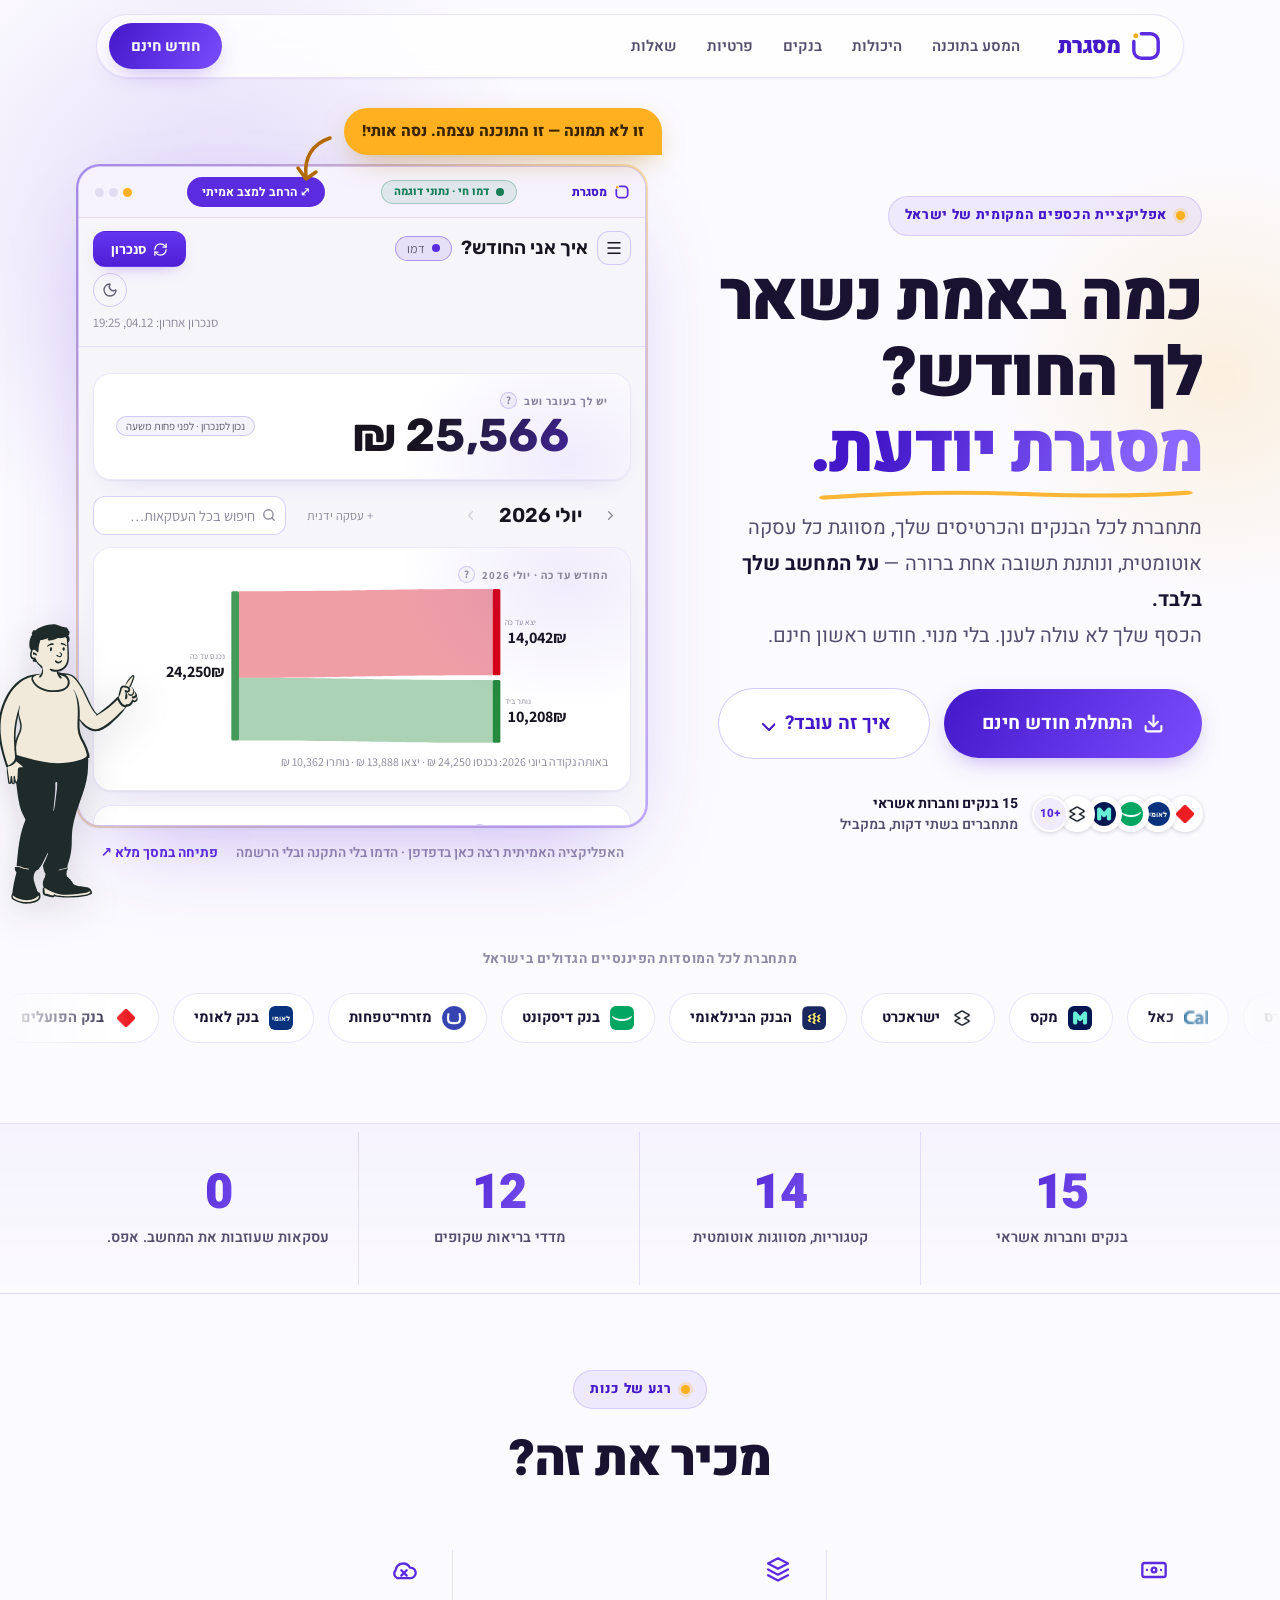
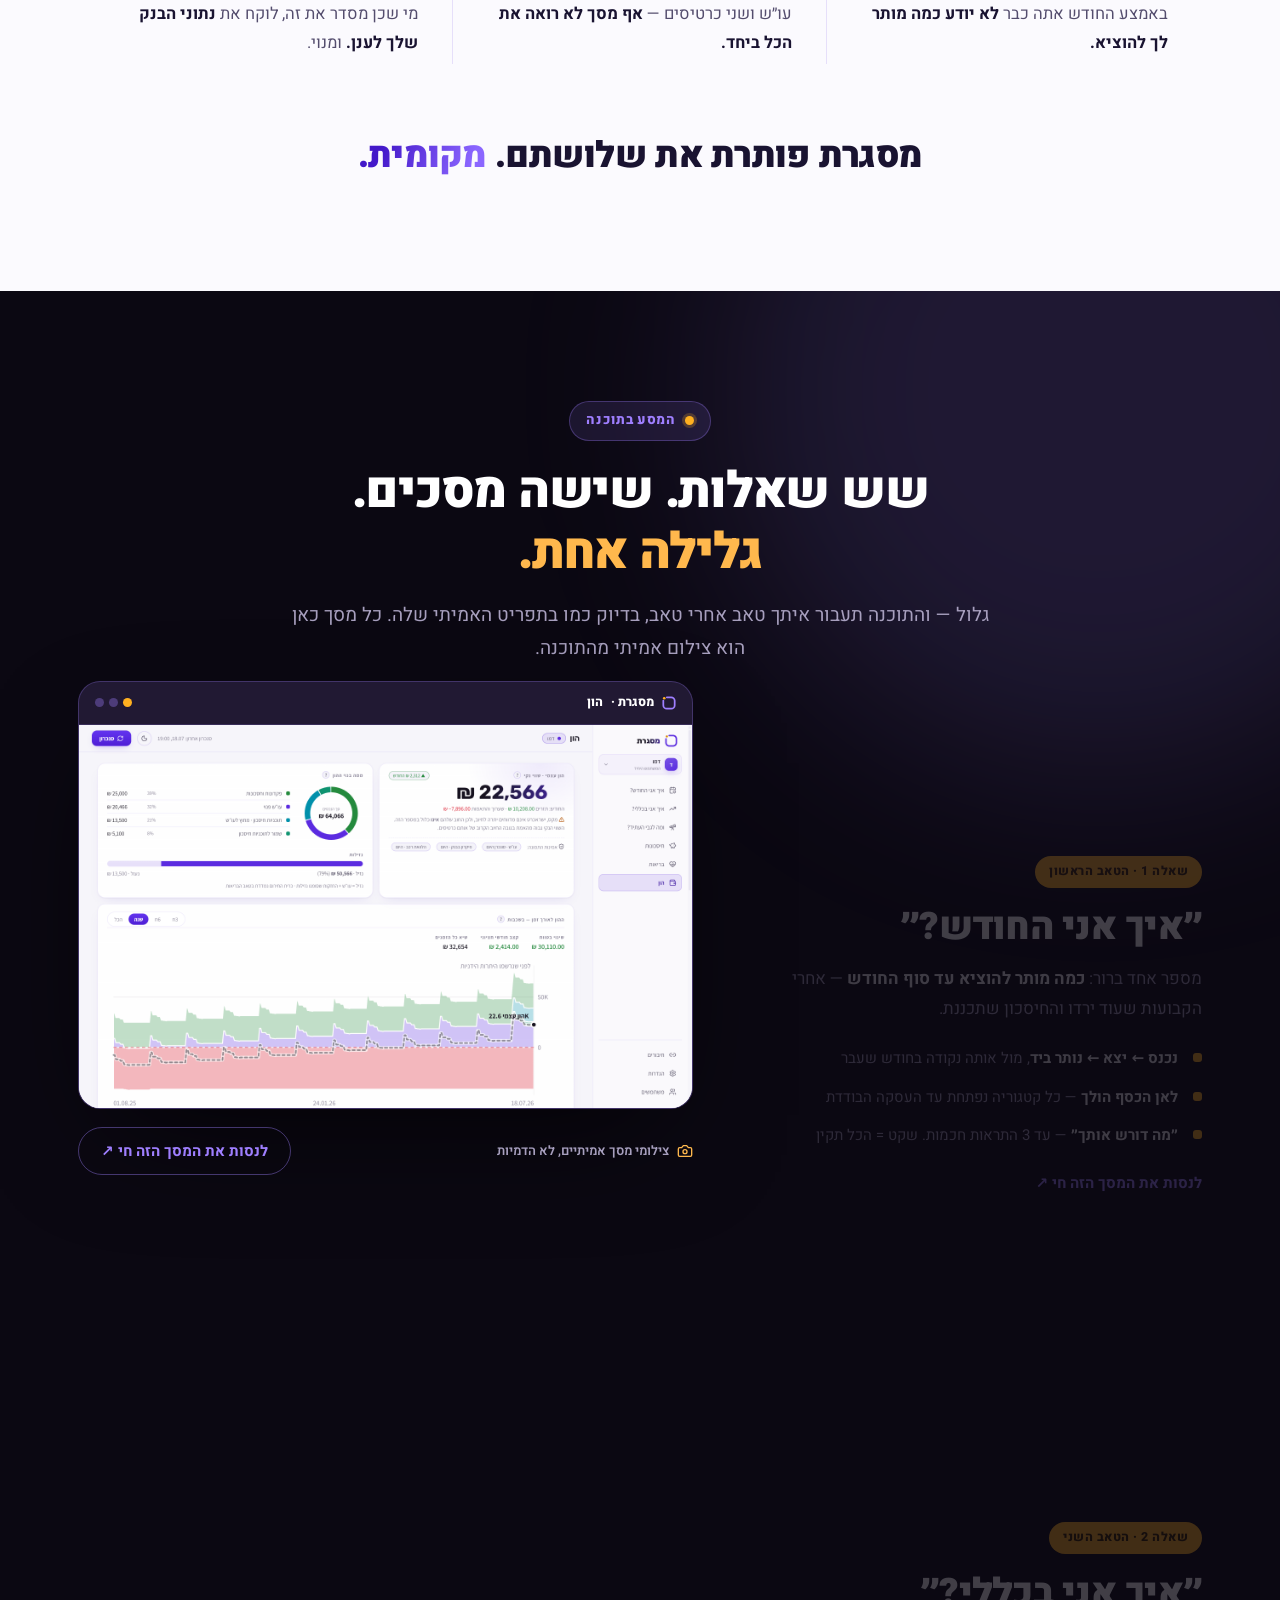
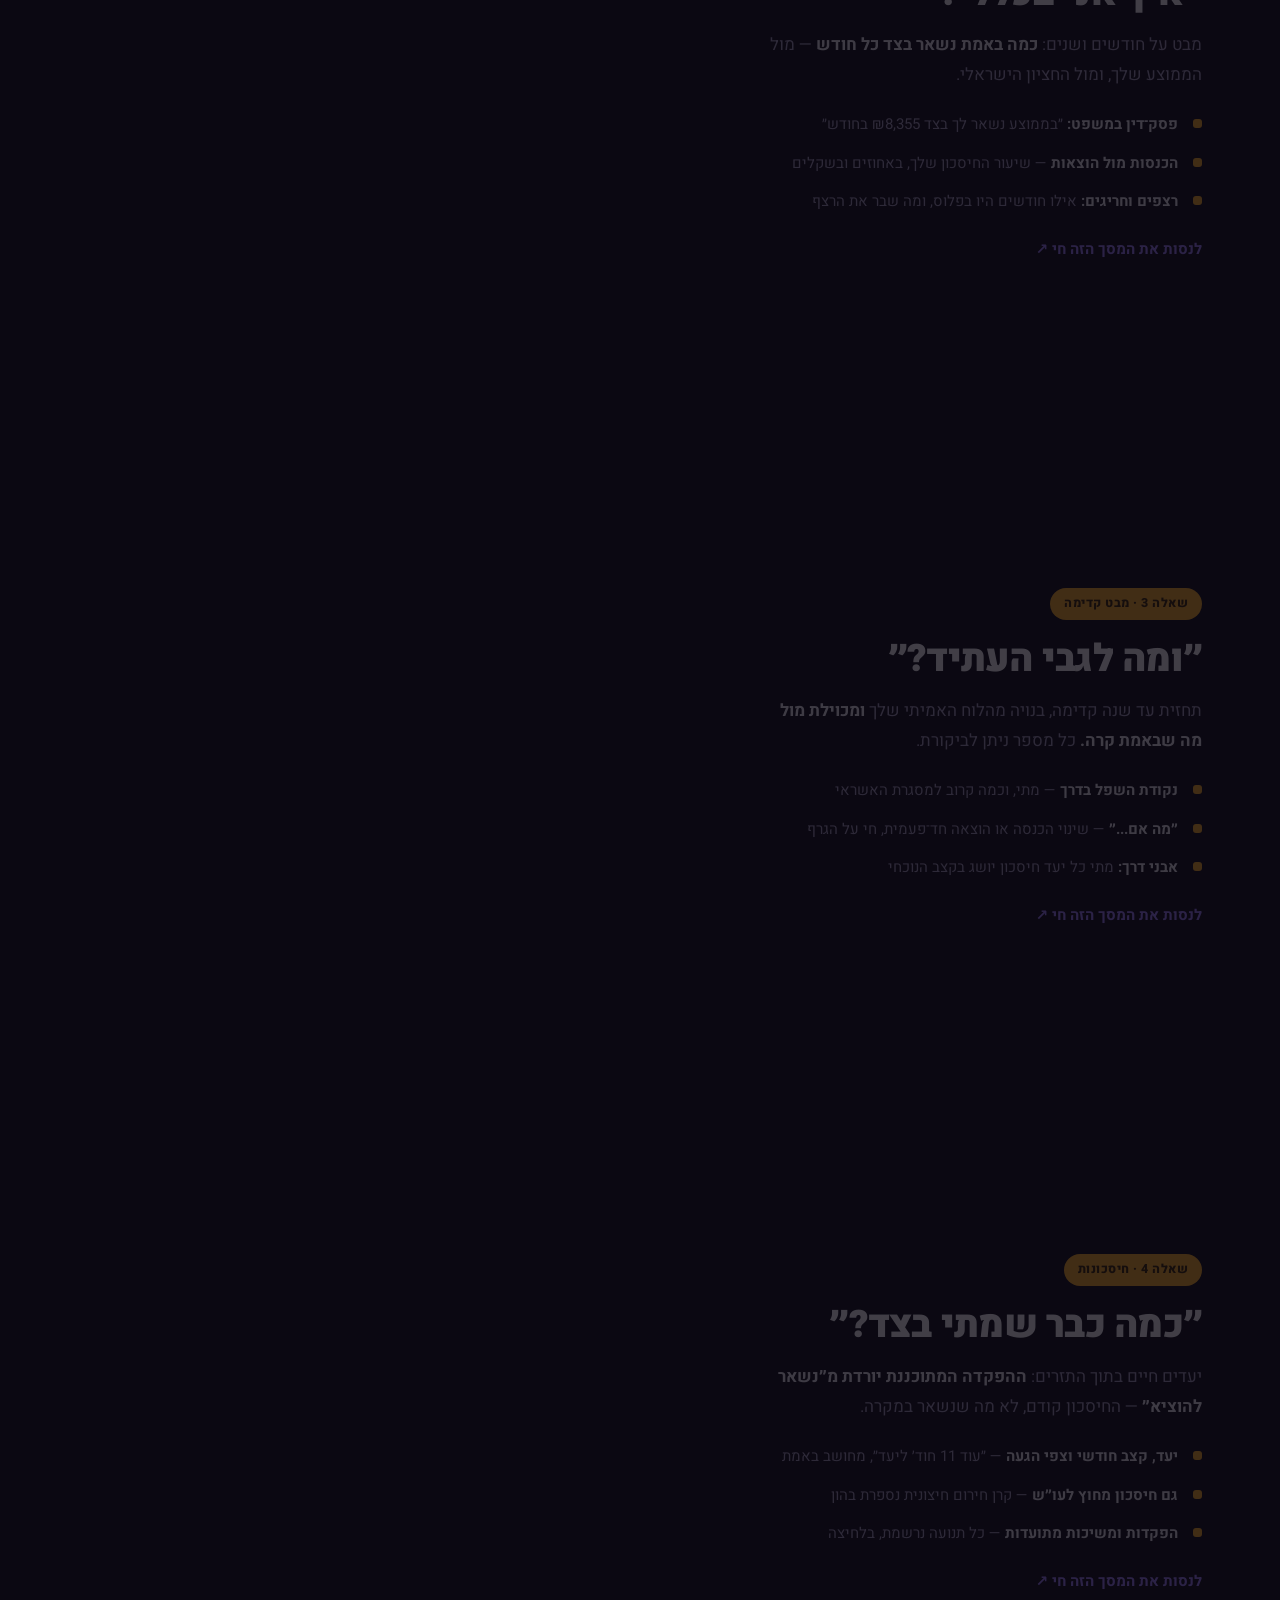
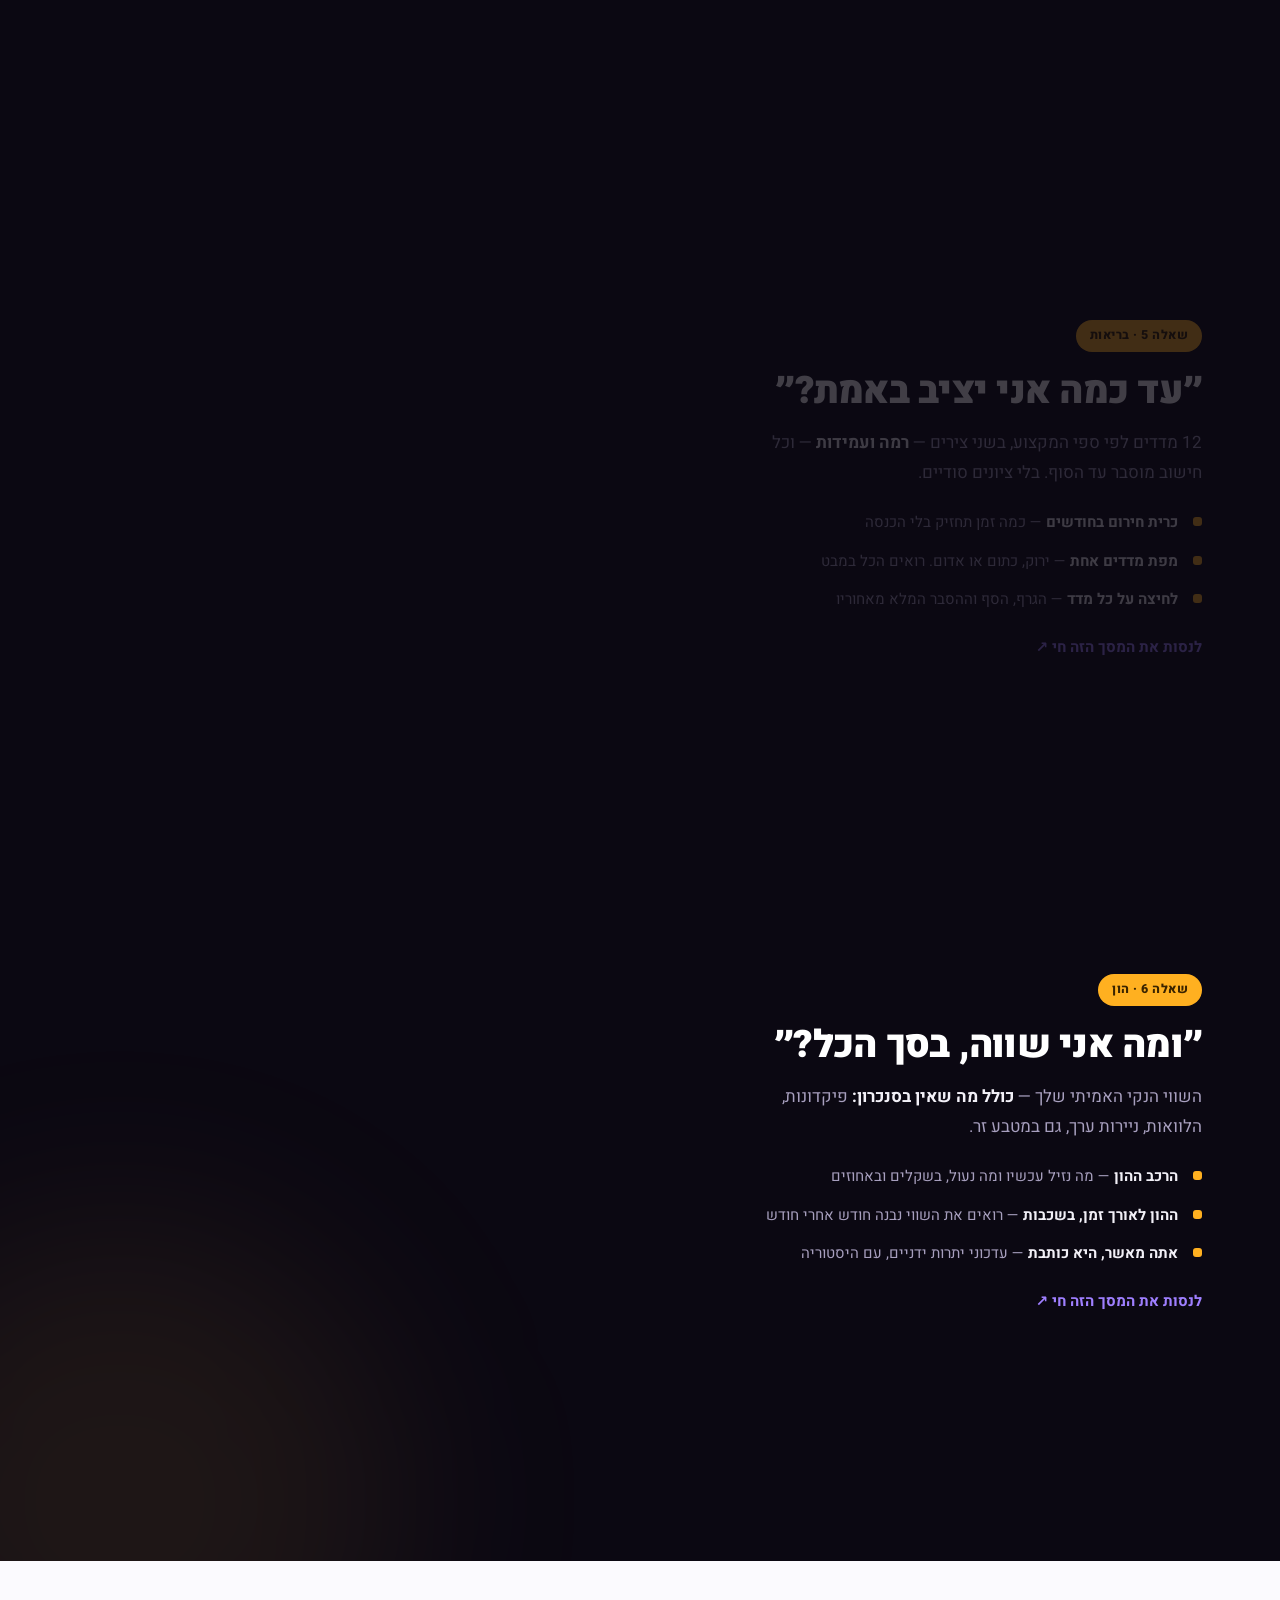
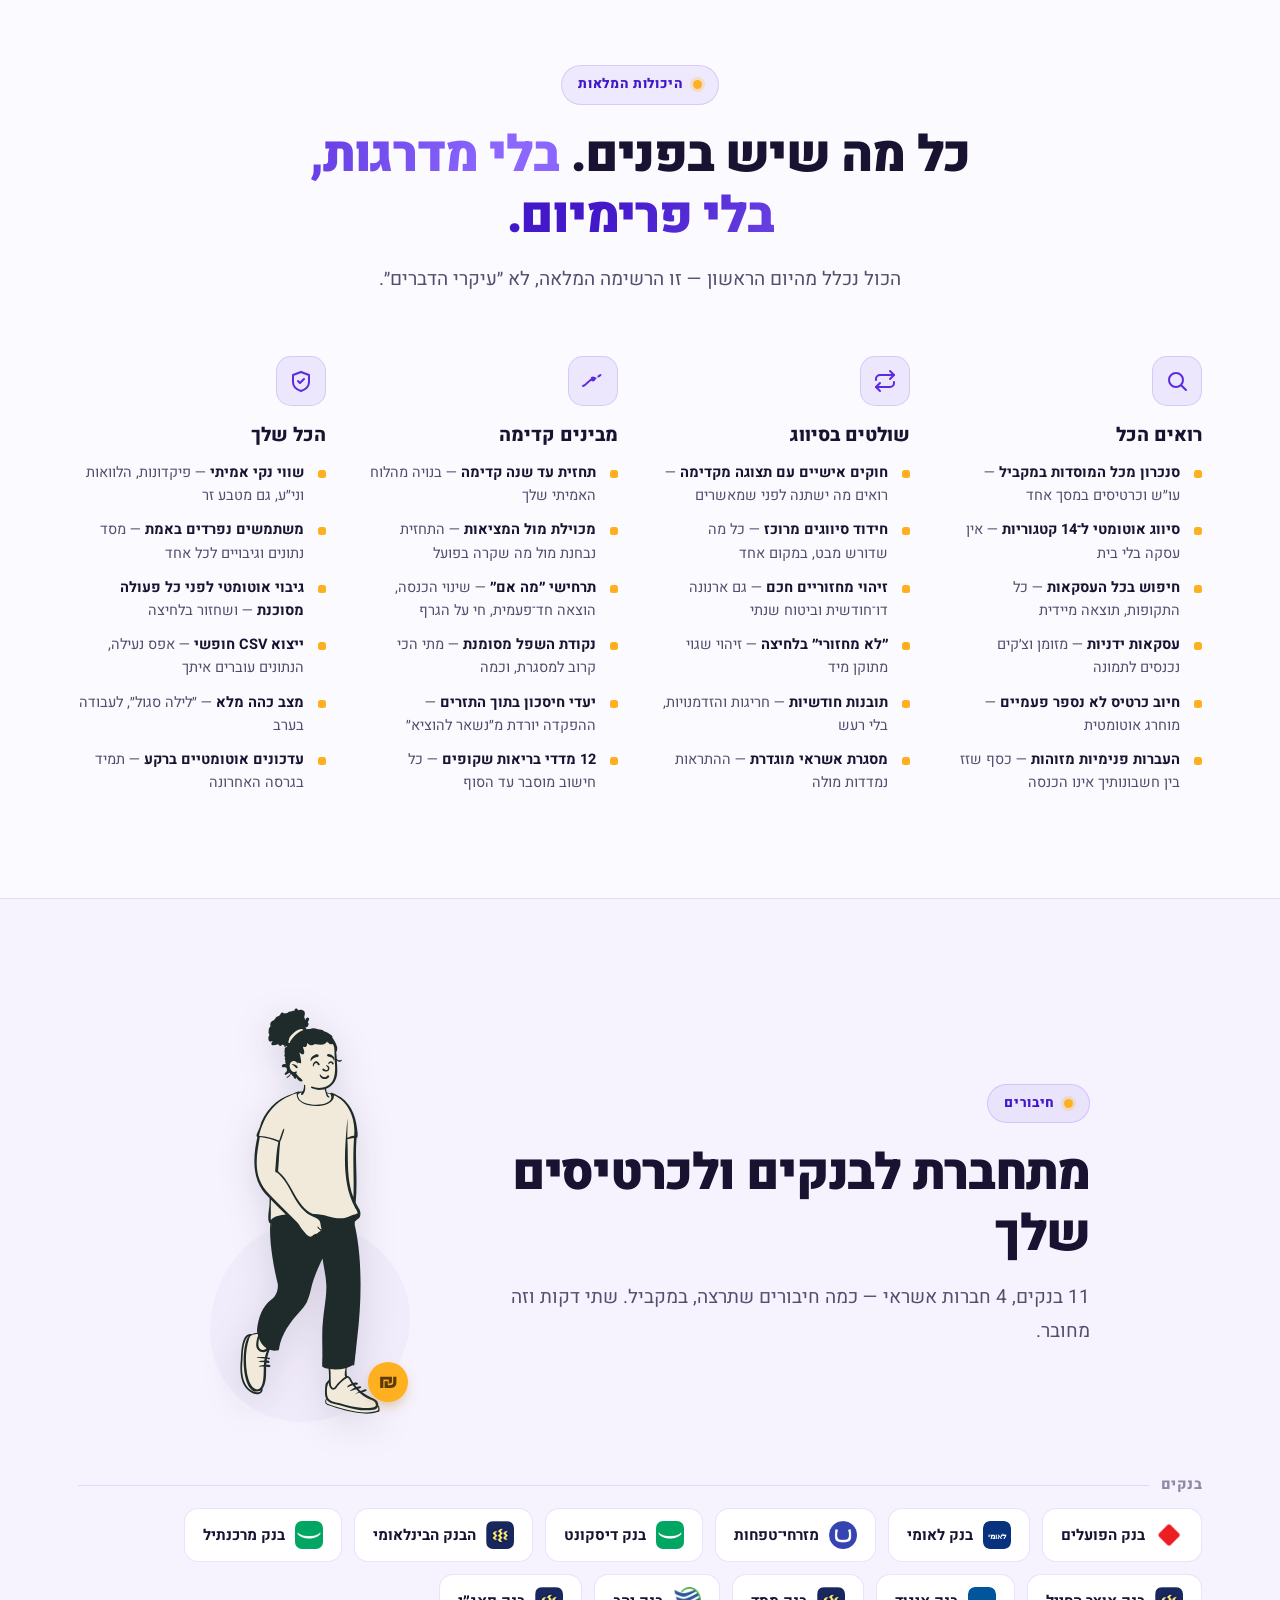
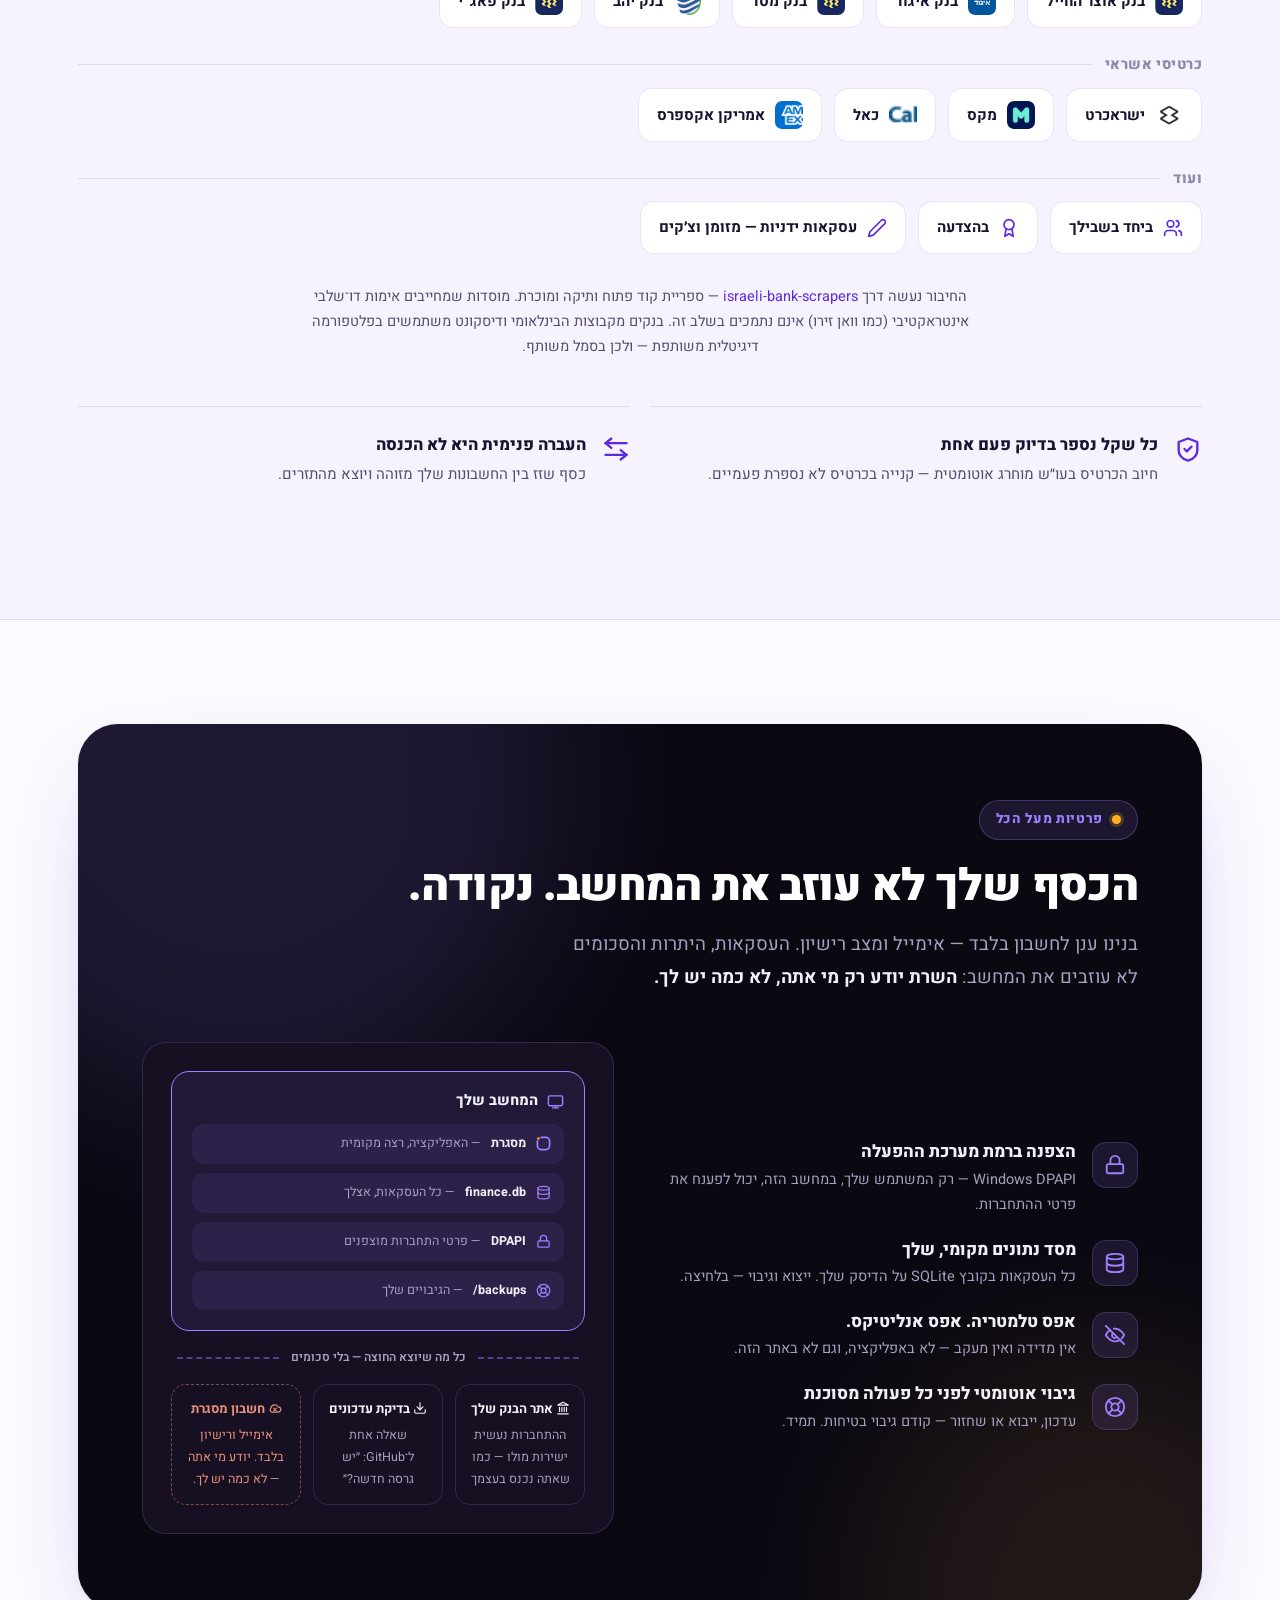
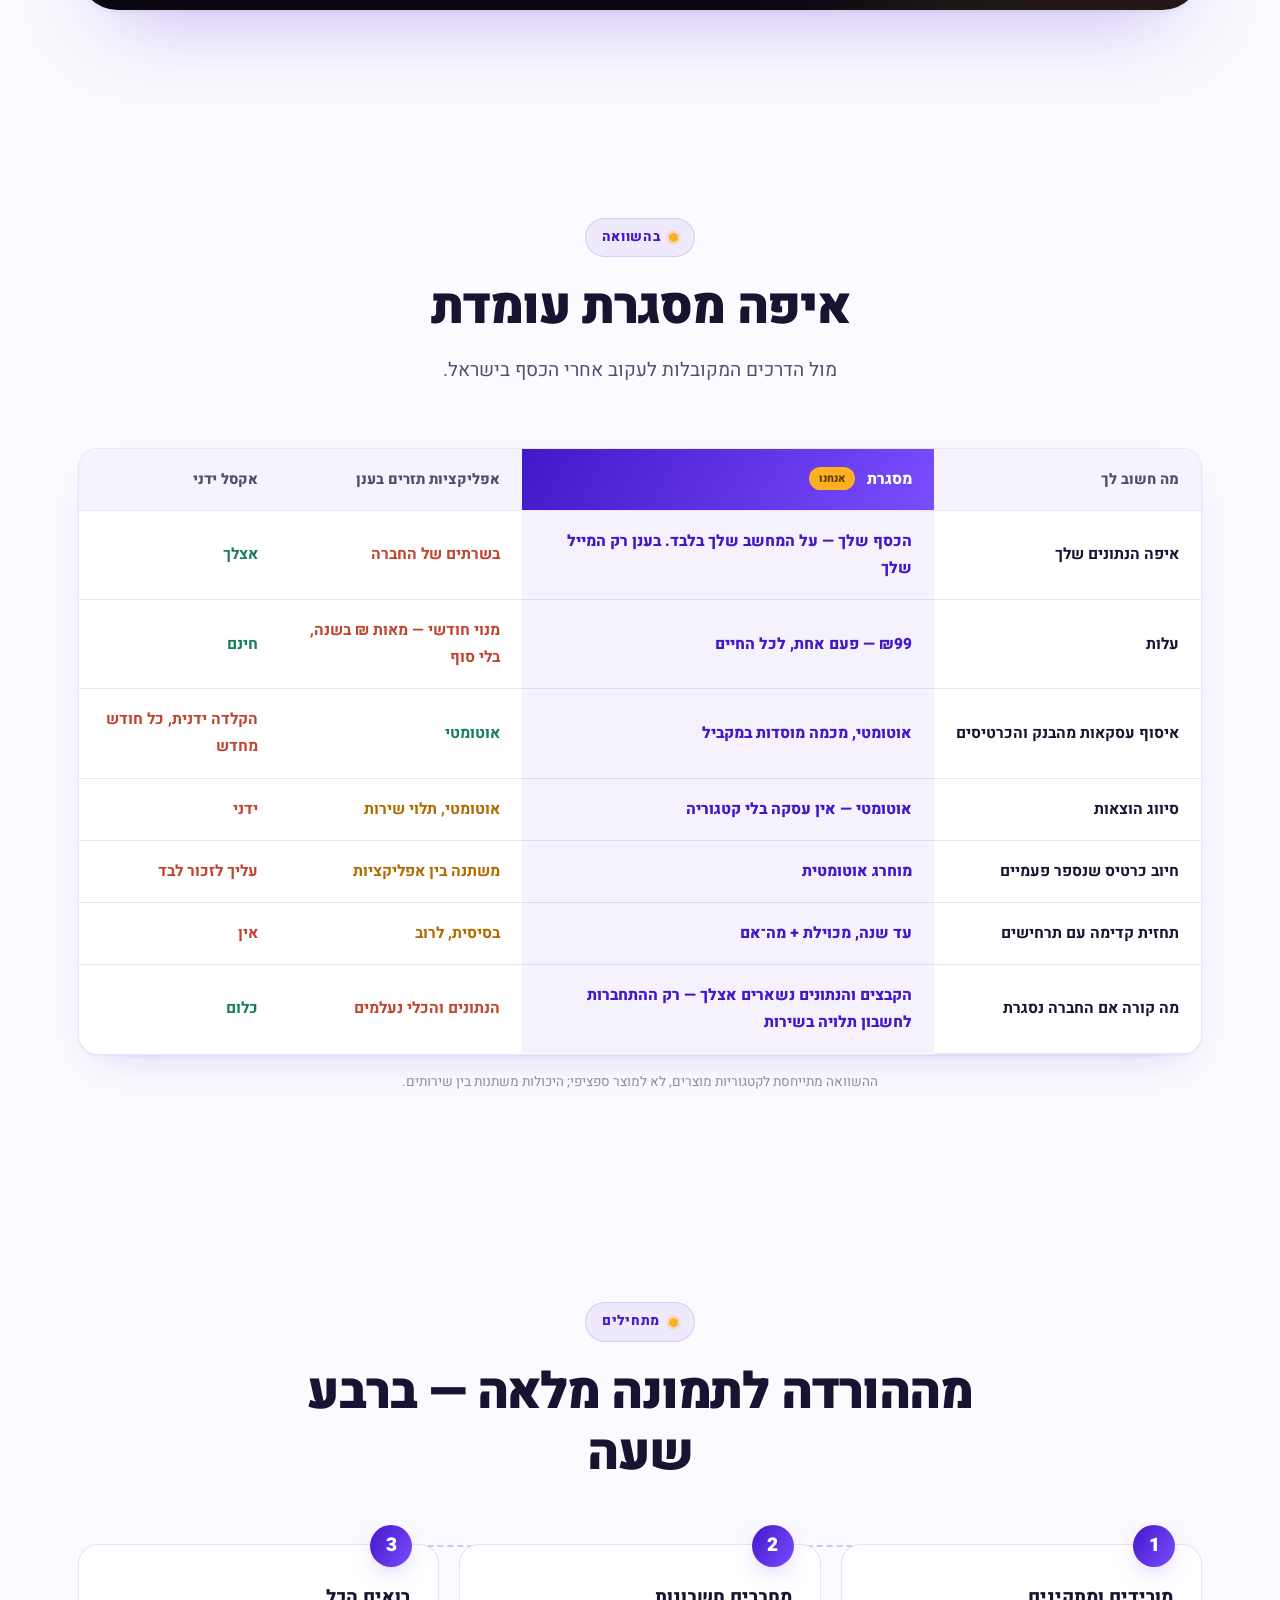
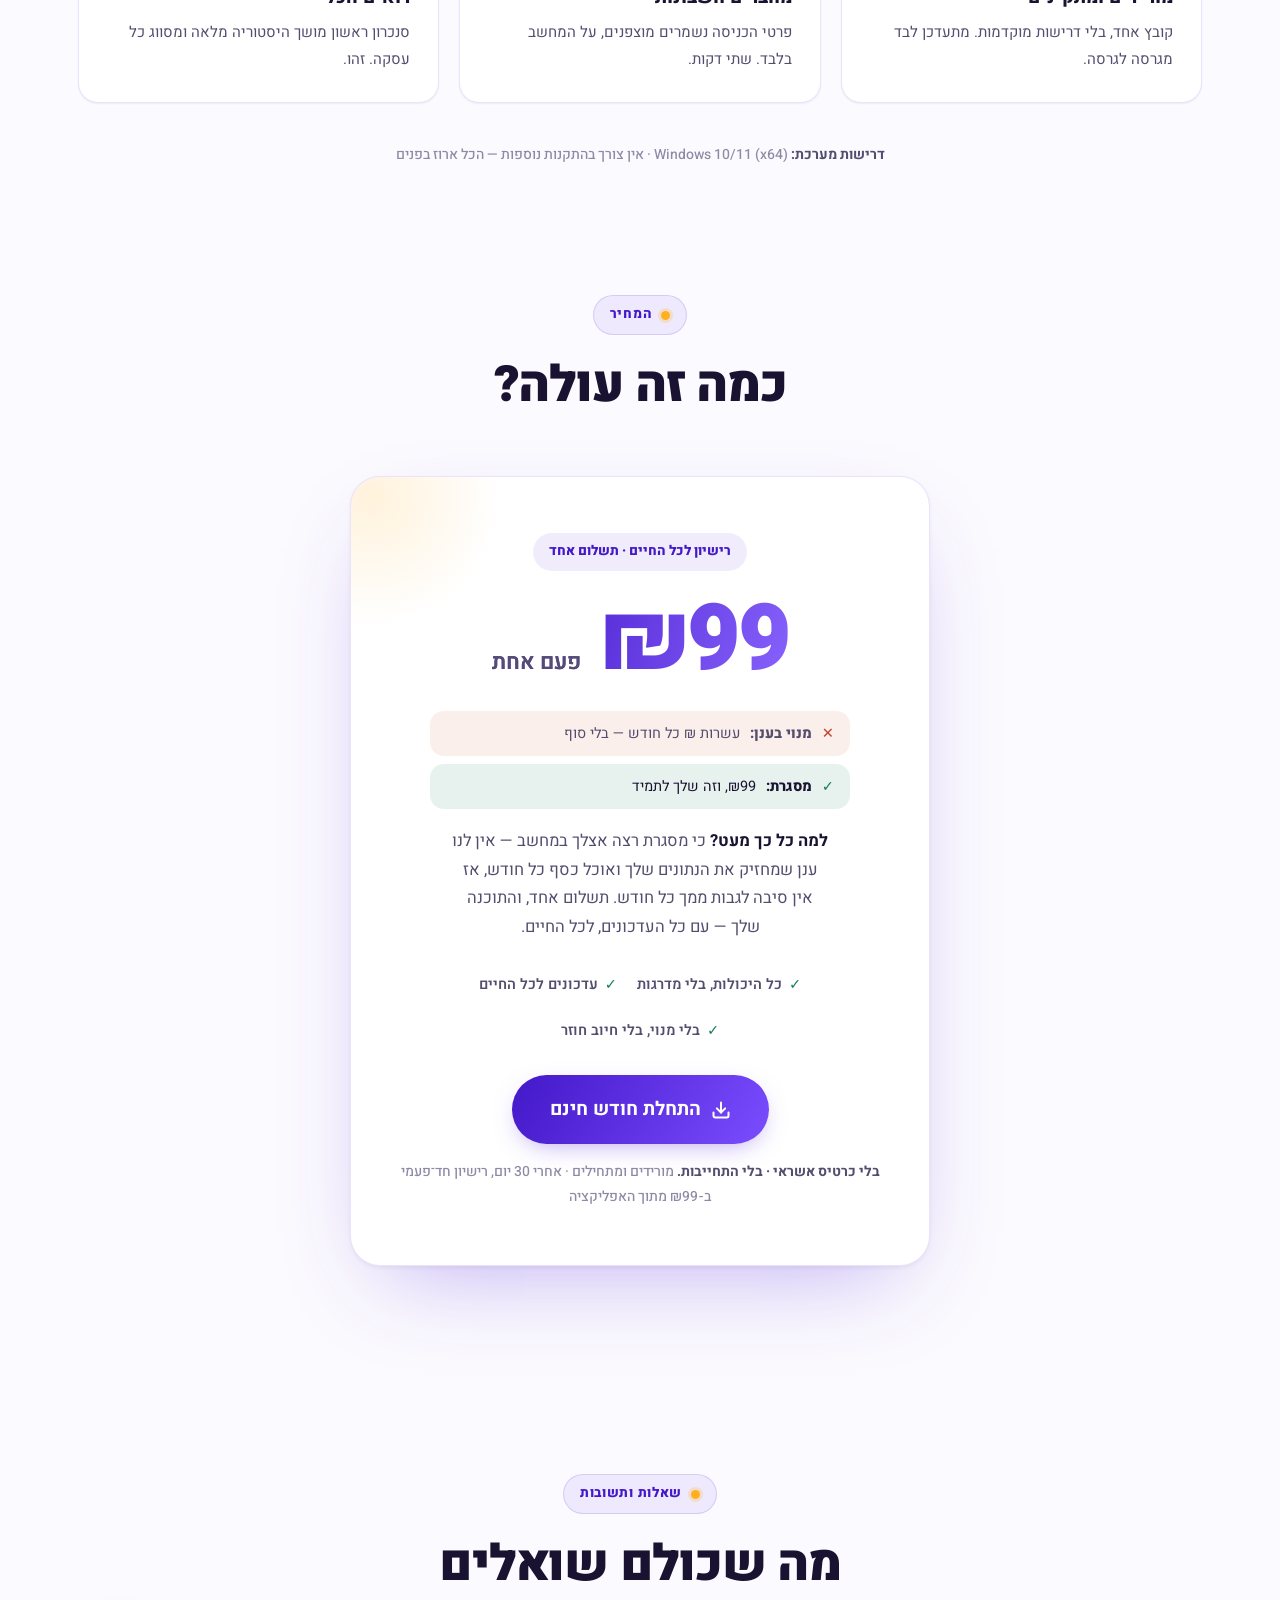
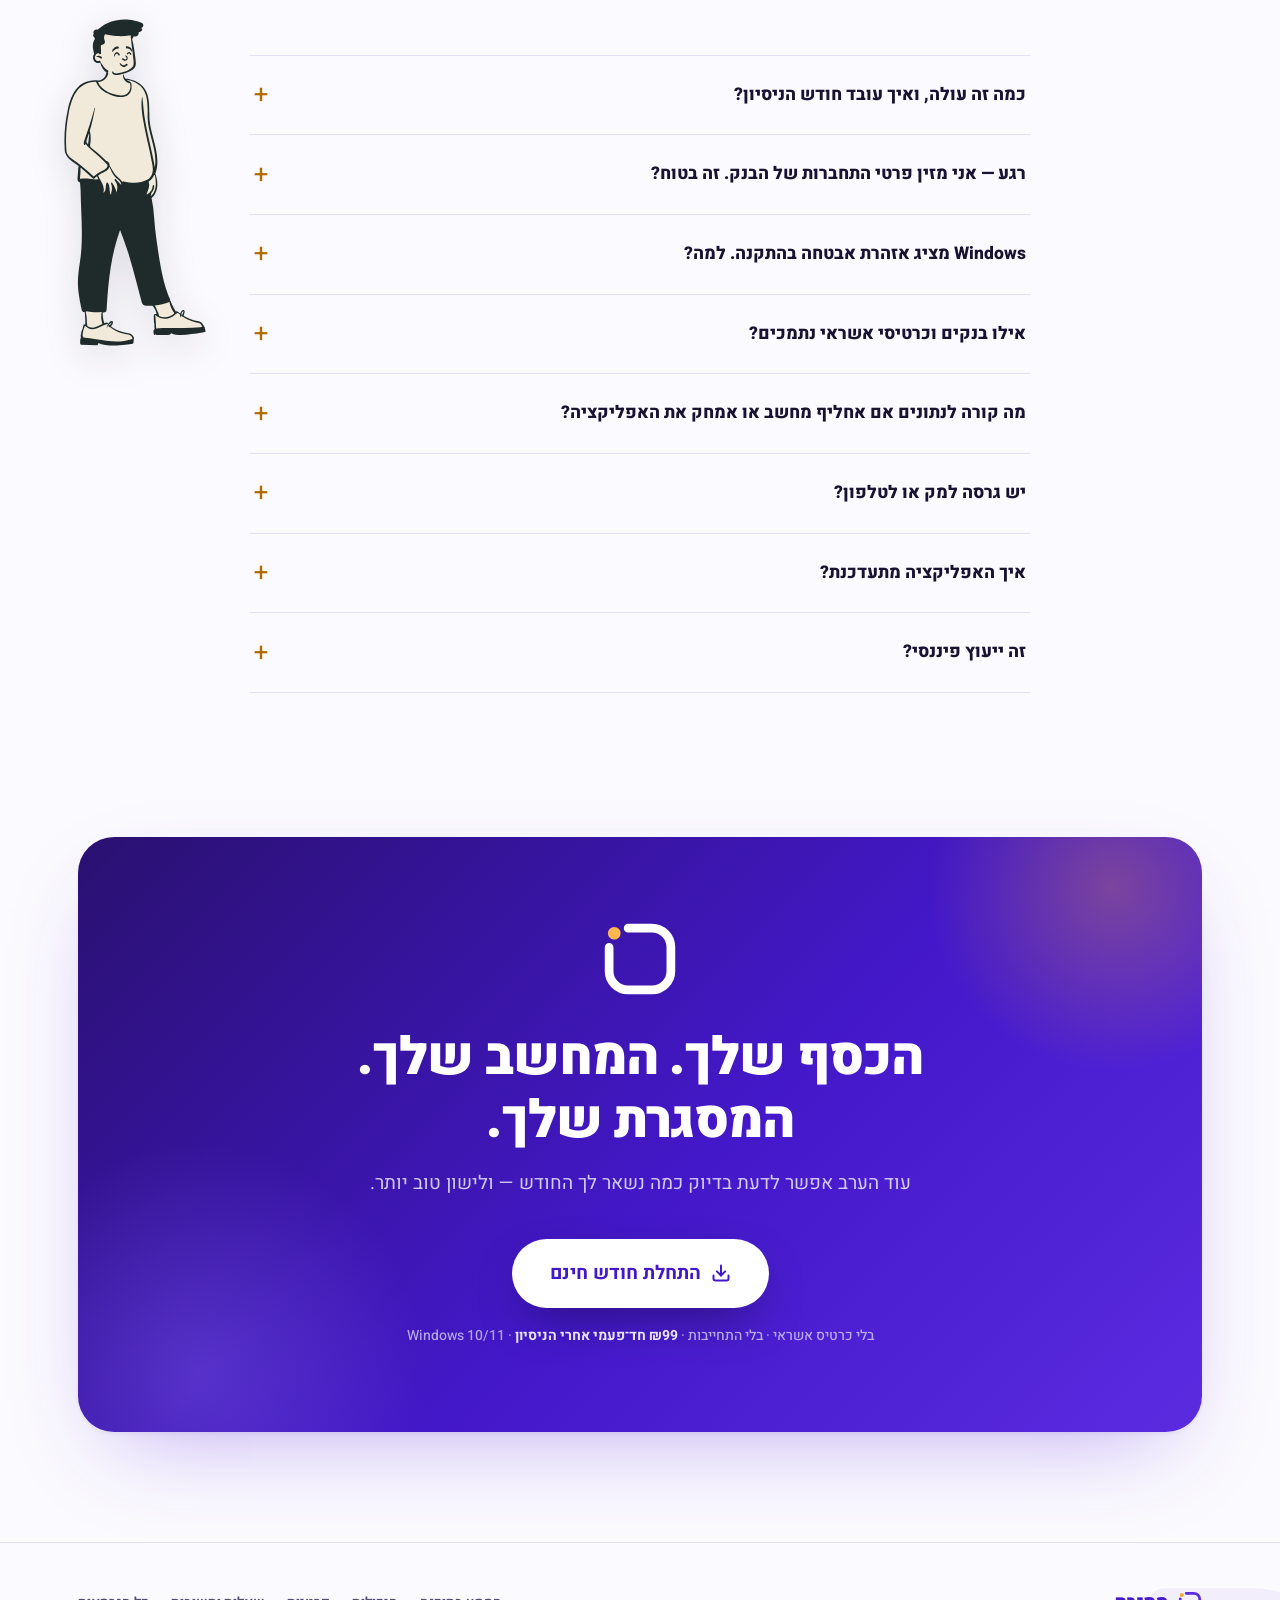
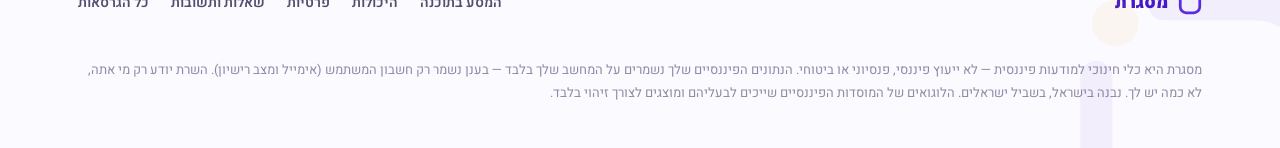
<file: index.html>
<!doctype html>
<html lang="he" dir="rtl">
<head>
<meta charset="utf-8">
<meta name="viewport" content="width=device-width, initial-scale=1">
<title>מסגרת — כל הכסף שלך במסך אחד, על המחשב שלך בלבד | אפליקציית תקציב ותזרים לישראלים</title>
<meta name="description" content="מסגרת מתחברת לכל הבנקים וכרטיסי האשראי בישראל, מסווגת כל עסקה אוטומטית ועונה כמה באמת נשאר לך החודש — הכסף שלך נשאר על המחשב שלך בלבד. השרת יודע רק מי אתה, לא כמה יש לך. בלי מנוי — תשלום אחד לכל החיים, עם חודש ניסיון חינם.">
<meta name="keywords" content="ניהול תקציב, תזרים מזומנים, מעקב הוצאות, אפליקציית כספים, תקציב משפחתי, מינוס בעו״ש, חיבור לבנק, ניהול כספים אישי, ישראל">
<meta name="robots" content="index, follow">
<meta name="theme-color" content="#5B2BE0">
<link rel="canonical" href="https://ormizrahi12.github.io/misgeret-releases/">
<link rel="icon" type="image/svg+xml" href="favicon.svg">

<!-- Open Graph -->
<meta property="og:type" content="website">
<meta property="og:locale" content="he_IL">
<meta property="og:site_name" content="מסגרת">
<meta property="og:title" content="מסגרת — כל הכסף שלך במסך אחד, על המחשב שלך בלבד">
<meta property="og:description" content="מתחברת לכל הבנקים והכרטיסים בישראל, מסווגת הכל אוטומטית ועונה כמה באמת נשאר לך החודש — על המחשב שלך בלבד. תשלום אחד, לכל החיים — עם חודש ניסיון חינם.">
<meta property="og:url" content="https://ormizrahi12.github.io/misgeret-releases/">
<meta property="og:image" content="https://ormizrahi12.github.io/misgeret-releases/og-image.png">
<meta property="og:image:width" content="1200">
<meta property="og:image:height" content="630">
<meta property="og:image:alt" content="מסגרת — המסגרת הפיננסית שלך. הכסף שלך נשאר על המחשב שלך; השרת יודע רק מי אתה — לא כמה יש לך.">
<meta name="twitter:card" content="summary_large_image">
<meta name="twitter:title" content="מסגרת — כל הכסף שלך במסך אחד, על המחשב שלך בלבד">
<meta name="twitter:description" content="מתחברת לכל הבנקים והכרטיסים בישראל, מסווגת הכל אוטומטית ועונה כמה באמת נשאר לך החודש — על המחשב שלך בלבד. תשלום אחד, לכל החיים — עם חודש ניסיון חינם.">
<meta name="twitter:image" content="https://ormizrahi12.github.io/misgeret-releases/og-image.png">

<!-- Heebo — modern Hebrew-first grotesque -->
<link rel="preconnect" href="https://fonts.googleapis.com">
<link rel="preconnect" href="https://fonts.gstatic.com" crossorigin>
<link href="https://fonts.googleapis.com/css2?family=Heebo:wght@400;500;600;700;800;900&display=swap" rel="stylesheet">

<script type="application/ld+json">
{
  "@context": "https://schema.org",
  "@type": "SoftwareApplication",
  "name": "מסגרת",
  "alternateName": "Misgeret",
  "description": "אפליקציית מודעות פיננסית מקומית לישראלים: מתחברת לבנקים ולחברות האשראי, מסווגת כל עסקה אוטומטית, חוזה את התזרים קדימה — והנתונים הפיננסיים נשמרים על המחשב של המשתמש בלבד. בענן נשמר רק החשבון — אימייל ומצב רישיון. השרת יודע מי אתה, לא כמה יש לך.",
  "operatingSystem": "Windows 10, Windows 11",
  "applicationCategory": "FinanceApplication",
  "inLanguage": "he",
  "offers": { "@type": "Offer", "price": "99", "priceCurrency": "ILS", "description": "רישיון לכל החיים בתשלום חד-פעמי, כולל חודש ניסיון חינם ללא כרטיס אשראי." },
  "downloadUrl": "https://github.com/OrMizrahi12/misgeret-releases/releases/latest/download/MisgeretSetup.exe",
  "featureList": [
    "חיבור ל-11 בנקים ו-4 חברות אשראי בישראל",
    "סיווג אוטומטי של כל עסקה ל-14 קטגוריות",
    "תחזית תזרים מכוילת עם תרחישי מה-אם",
    "12 מדדי בריאות פיננסית שקופים",
    "נתוני הכסף מקומיים בלבד וללא טלמטריה — בענן רק החשבון שלך",
    "יעדי חיסכון, שווי נקי וריבוי משתמשים"
  ]
}
</script>

<style>
/* ================= מסגרת · marketing v5 · סגול־שמש · Heebo ================= */
:root{
  --bg:#FBFAFE; --paper:#F6F3FE; --surface:#FFFFFF; --surface-2:#F1ECFB;
  --ink:#191331; --ink-2:#544D6E; --ink-3:#8F89A6;
  --brand:#5B2BE0; --brand-deep:#4318C9; --brand-ink:#2A1070; --lav:#8B66FF;
  --sun:#FFB020; --sun-deep:#B26A00;
  --good:#177E57; --bad:#C0442E;
  --line:rgba(91,43,224,.13); --line-strong:rgba(91,43,224,.26);
  --r-lg:28px; --r-md:20px; --r-sm:12px;
  --sh-sm:0 1px 2px rgba(25,19,49,.06);
  --sh-md:0 1px 3px rgba(25,19,49,.05), 0 16px 40px -22px rgba(91,43,224,.28);
  --sh-lg:0 2px 4px rgba(25,19,49,.05), 0 36px 90px -36px rgba(91,43,224,.38);
  --glow:0 8px 26px -10px rgba(91,43,224,.5);
  --font:'Heebo','Segoe UI',system-ui,sans-serif;
  --ease:cubic-bezier(0.22,0.9,0.3,1);
  --grad:linear-gradient(120deg,#4318C9,#7A4DFF);
  --grad-text:linear-gradient(110deg,#4318C9 20%,#8B66FF 85%);
  --night:#0B0812; --night-2:#161022; --night-3:#221838;
  --night-ink:#F2F0F7; --night-ink-2:#A79FBE; --night-lav:#9F7FFF; --night-sun:#FFB84D;
}
*{box-sizing:border-box}
html{scroll-behavior:smooth;overflow-x:clip}
@media (prefers-reduced-motion:reduce){ html{scroll-behavior:auto} }
body{
  margin:0;background:var(--bg);color:var(--ink);
  font-family:var(--font);font-size:17px;line-height:1.75;font-weight:400;
  -webkit-font-smoothing:antialiased;text-rendering:optimizeLegibility;
  overflow-x:clip;
}
h1,h2,h3,h4{margin:0;color:var(--ink);line-height:1.22}
p{margin:0}
a{color:var(--brand);text-decoration:none}
a:hover{text-decoration:underline}
.money{font-variant-numeric:lining-nums tabular-nums}
.container{max-width:1180px;margin:0 auto;padding:0 28px}
section{padding:104px 0}
.section-head{max-width:720px;margin:0 auto 60px;text-align:center}
.kicker{display:inline-flex;align-items:center;gap:9px;font-size:13.5px;font-weight:800;letter-spacing:.05em;color:var(--brand-deep);background:rgba(91,43,224,.08);border:1px solid rgba(91,43,224,.16);border-radius:999px;padding:7px 16px;margin-bottom:20px}
.kicker::before{content:'';width:9px;height:9px;border-radius:50%;background:var(--sun);box-shadow:0 0 0 3px rgba(255,176,32,.22)}
.section-head h2{font-size:clamp(31px,4.6vw,50px);font-weight:900;letter-spacing:-.025em;margin-bottom:16px}
.section-head .sub{color:var(--ink-2);font-size:19px;font-weight:400}
.grad-text{background:var(--grad-text);-webkit-background-clip:text;background-clip:text;color:transparent}
@supports not (background-clip:text){ .grad-text{color:var(--brand-deep)} }

/* focus & a11y */
:focus-visible{outline:3px solid var(--sun);outline-offset:3px;border-radius:8px}
.skip-link{position:absolute;top:-64px;right:16px;z-index:400;background:var(--brand);color:#fff;padding:10px 20px;border-radius:0 0 14px 14px;font-weight:700;transition:top .2s var(--ease)}
.skip-link:focus{top:0;text-decoration:none}
.visually-hidden{position:absolute;width:1px;height:1px;margin:-1px;padding:0;overflow:hidden;clip:rect(0 0 0 0);white-space:nowrap;border:0}

/* ---------- floating header ---------- */
.site-header{position:sticky;top:14px;z-index:100;margin:14px auto 0;max-width:1120px;padding:0 16px}
.header-pill{display:flex;align-items:center;gap:18px;height:64px;padding:0 12px;background:rgba(255,255,255,.8);backdrop-filter:blur(18px);-webkit-backdrop-filter:blur(18px);border:1px solid var(--line);border-radius:999px;box-shadow:var(--sh-sm);transition:box-shadow .25s,border-color .25s}
.site-header.scrolled .header-pill{box-shadow:var(--sh-md);border-color:var(--line-strong)}
.brand{display:flex;align-items:center;gap:10px;padding-inline-start:10px}
.brand:hover{text-decoration:none}
.brand-name{font-weight:900;font-size:22px;color:var(--brand-deep);letter-spacing:-.01em}
.main-nav{display:flex;gap:2px;margin-inline-start:6px}
.main-nav a{color:var(--ink-2);font-weight:600;font-size:15px;padding:9px 14px;border-radius:999px;transition:background .16s,color .16s}
.main-nav a:hover{background:rgba(91,43,224,.08);color:var(--brand-deep);text-decoration:none}
.header-cta{margin-inline-start:auto}

/* ---------- buttons ---------- */
.btn{display:inline-flex;align-items:center;justify-content:center;gap:10px;font-family:var(--font);font-weight:700;border-radius:999px;cursor:pointer;text-decoration:none;border:none;transition:transform .18s var(--ease),box-shadow .18s,background .18s,filter .18s}
.btn:hover{text-decoration:none}
.btn:active{transform:translateY(1px) scale(.99)}
.btn-primary{background:var(--grad);color:#fff;padding:15px 30px;font-size:17px;box-shadow:var(--glow)}
.btn-primary:hover{filter:brightness(1.08);transform:translateY(-2px);box-shadow:0 14px 34px -10px rgba(91,43,224,.55)}
.btn-ghost{background:#fff;color:var(--brand-deep);border:1.5px solid var(--line-strong);padding:14px 28px;font-size:17px}
.btn-ghost:hover{background:var(--surface-2)}
.btn-sm{padding:10px 22px;font-size:15px}
.btn-xl{padding:18px 38px;font-size:19px}
.cta-note{font-size:14px;color:var(--ink-3);margin-top:16px;font-weight:500}
.cta-note b{color:var(--ink-2)}

/* ---------- icon system ---------- */
.tile{display:grid;place-items:flex-start;color:var(--brand)}
.tile svg{width:28px;height:28px}
.isvg{fill:none;stroke:currentColor;stroke-width:2;stroke-linecap:round;stroke-linejoin:round}

/* ---------- hero ---------- */
.hero{padding:88px 0 34px;overflow:visible;position:relative}
/* glows sit at z -1 so the hero keeps NO stacking context — the expanded demo
   (position:fixed, z 300) must escape to root, above the blurred backdrop (z 290) */
.hero::before{content:'';position:absolute;z-index:-1;top:-220px;inset-inline-end:-160px;width:760px;height:760px;border-radius:50%;background:radial-gradient(circle,rgba(91,43,224,.16),transparent 62%);pointer-events:none}
.hero::after{content:'';position:absolute;z-index:-1;top:40px;inset-inline-start:-200px;width:520px;height:520px;border-radius:50%;background:radial-gradient(circle,rgba(255,176,32,.14),transparent 60%);pointer-events:none}
.hl-wrap{position:relative;display:inline-block}
.hl-wrap .squig{position:absolute;inset-inline:2%;bottom:-12px;width:96%;height:12px}
.hero-grid{display:grid;grid-template-columns:minmax(0,47fr) minmax(0,53fr);gap:52px;align-items:center}
.hero h1{font-size:clamp(38px,5.6vw,68px);font-weight:900;letter-spacing:-.03em;line-height:1.12;margin:24px 0 22px}
.hero .lead{font-size:20px;color:var(--ink-2);max-width:50ch;margin-bottom:34px;line-height:1.8}
.hero .lead b{color:var(--ink);font-weight:700}
.hero-ctas{display:flex;gap:14px;flex-wrap:wrap;align-items:center}
.hero-proof{display:flex;align-items:center;gap:14px;margin-top:34px}
.proof-stack{display:flex;padding-inline-start:8px}
.proof-stack img,.proof-stack .more{width:36px;height:36px;border-radius:50%;background:#fff;border:2px solid #fff;box-shadow:0 1px 4px rgba(25,19,49,.18);margin-inline-start:-9px;object-fit:contain;padding:4px}
.proof-stack .more{display:grid;place-items:center;font-size:11.5px;font-weight:800;color:var(--brand);padding:0;background:var(--surface-2)}
.hero-proof p{font-size:14px;color:var(--ink-2);font-weight:600;line-height:1.5}
.hero-proof p b{color:var(--ink)}

/* hero visual */
.hero-visual{position:relative}
.hero-visual .peep-hello{position:absolute;bottom:-42px;inset-inline-end:-84px;width:148px;z-index:3;pointer-events:none;filter:drop-shadow(0 10px 18px rgba(25,19,49,.14))}

/* ---------- app frame (hero demo) ---------- */
.mock{background:#fff;border:1px solid var(--line-strong);border-radius:22px;box-shadow:var(--sh-lg);overflow:hidden;font-size:12.5px;line-height:1.5;position:relative;z-index:2}

/* ---------- live demo (hero) — the real app, rendered immediately ---------- */
.demo-frame{position:relative}
.demo-frame::before{content:'';position:absolute;inset:-2px;border-radius:24px;background:linear-gradient(135deg,rgba(91,43,224,.55),rgba(255,176,32,.4) 45%,rgba(139,102,255,.55));z-index:1;pointer-events:none;opacity:.9}
.demo-frame .mock{height:min(74vh,660px);display:flex;flex-direction:column}
.demo-frame iframe{display:block;width:100%;border:0;flex:1;min-height:0}
.demo-expand{display:inline-flex;align-items:center;gap:7px;background:var(--brand);color:#fff;border:none;border-radius:999px;padding:6px 15px;font-family:var(--font);font-weight:700;font-size:12px;cursor:pointer;transition:background .16s,transform .16s}
.demo-expand:hover{background:var(--brand-deep);transform:translateY(-1px)}
#demoBackdrop{position:fixed;inset:0;background:rgba(17,12,28,.66);backdrop-filter:blur(6px);-webkit-backdrop-filter:blur(6px);z-index:290;opacity:0;pointer-events:none;transition:opacity .25s}
body.demo-open #demoBackdrop{opacity:1;pointer-events:auto}
body.demo-open{overflow:hidden}
.demo-frame.expanded{position:fixed;inset:min(3vh,26px) min(3vw,34px);z-index:300}
.demo-frame.expanded .mock{height:100%;box-shadow:0 44px 130px -30px rgba(11,8,18,.66)}
.demo-frame.expanded .try-callout{display:none}
@media (max-width:680px){ .demo-frame.expanded{inset:0} .demo-frame.expanded .mock{border-radius:0} .demo-frame.expanded::before{display:none} }
.live-chip{display:inline-flex;align-items:center;gap:7px;background:rgba(23,126,87,.1);color:var(--good);border:1px solid rgba(23,126,87,.3);border-radius:999px;padding:3px 12px;font-size:11px;font-weight:800}
.live-chip i{width:8px;height:8px;border-radius:50%;background:var(--good);animation:livePulse 1.6s ease-in-out infinite}
@keyframes livePulse{0%,100%{box-shadow:0 0 0 0 rgba(23,126,87,.45)}50%{box-shadow:0 0 0 6px rgba(23,126,87,0)}}
.try-callout{position:absolute;top:-58px;inset-inline-start:-16px;z-index:6;display:flex;align-items:flex-start;gap:6px;pointer-events:none;animation:calloutBob 2.6s var(--ease) infinite}
.try-callout .bubble{background:var(--sun);color:#3A2400;font-weight:800;font-size:15.5px;padding:10px 18px;border-radius:999px;border-end-start-radius:6px;box-shadow:0 10px 30px -10px rgba(184,119,10,.6);white-space:nowrap}
.try-callout svg{margin-top:26px;flex:none}
@keyframes calloutBob{0%,100%{transform:translateY(0)}50%{transform:translateY(-7px)}}
.demo-links{display:flex;justify-content:center;gap:18px;margin-top:16px;font-size:13.5px;font-weight:600;color:var(--ink-3);flex-wrap:wrap;text-align:center}
.demo-links a{font-weight:700}
@media (max-width:680px){
  .demo-frame .mock{height:76vh}
  .mock-bar{flex-wrap:wrap;row-gap:6px}
  .try-callout{top:-50px;inset-inline-start:0}
  .try-callout .bubble{font-size:13.5px;padding:8px 14px}
}
@media (prefers-reduced-motion:reduce){ .try-callout{animation:none} .live-chip i{animation:none} }
.mock-bar{display:flex;align-items:center;justify-content:space-between;background:var(--paper);padding:10px 16px;border-bottom:1px solid var(--line);font-size:11px;color:var(--ink-3);gap:8px}
.mock-bar .name{display:flex;align-items:center;gap:8px;font-weight:800;color:var(--brand-deep);font-size:12px}
.mock-bar .dots{display:flex;gap:5px}
.mock-bar .dots i{width:9px;height:9px;border-radius:50%;background:#E2DCF2;display:block}
.mock-bar .dots i:first-child{background:var(--sun)}

/* ---------- marquee ---------- */
.marquee-wrap{padding:48px 0 12px}
.marquee-label{text-align:center;font-size:13.5px;font-weight:700;color:var(--ink-3);letter-spacing:.04em;margin-bottom:22px}
.marquee{overflow:hidden;direction:ltr;-webkit-mask-image:linear-gradient(90deg,transparent,#000 10%,#000 90%,transparent);mask-image:linear-gradient(90deg,transparent,#000 10%,#000 90%,transparent)}
.marquee-track{display:flex;gap:14px;width:max-content;animation:scrollX 42s linear infinite}
.marquee:hover .marquee-track{animation-play-state:paused}
@keyframes scrollX{to{transform:translateX(-50%)}}
.logo-chip{display:inline-flex;align-items:center;gap:10px;background:#fff;border:1px solid var(--line);border-radius:999px;padding:11px 20px;font-weight:700;font-size:14.5px;color:var(--ink);white-space:nowrap;direction:rtl}
.logo-chip img{width:24px;height:24px;object-fit:contain;border-radius:6px}
@media (prefers-reduced-motion:reduce){
  .marquee-track{animation:none;flex-wrap:wrap;width:auto;justify-content:center}
  .marquee{mask-image:none;-webkit-mask-image:none}
}

/* ---------- stats band ---------- */
.stats-band{margin:68px 0 0;border-block:1px solid var(--line);background:linear-gradient(180deg,rgba(91,43,224,.035),transparent)}
.stats{display:grid;grid-template-columns:repeat(4,1fr);max-width:1180px;margin:0 auto;padding:8px 28px}
.stat{text-align:center;padding:34px 12px}
.stat + .stat{border-inline-start:1px solid var(--line)}
.stat .n{font-weight:900;font-size:clamp(36px,3.8vw,52px);letter-spacing:-.03em;line-height:1.1}
.stat .l{color:var(--ink-2);font-weight:600;font-size:14.5px;margin-top:6px}

/* ---------- pains ---------- */
.pain-grid{display:grid;grid-template-columns:repeat(3,1fr)}
.pain-card{padding:6px 34px}
.pain-card + .pain-card{border-inline-start:1px solid var(--line)}
.pain-card .emo{margin-bottom:16px}
.pain-card p{color:var(--ink-2);font-size:16.5px}
.pain-card p b{color:var(--ink)}
.pain-bridge{text-align:center;margin-top:60px;font-weight:900;font-size:clamp(24px,3.2vw,36px);letter-spacing:-.02em}
@media (max-width:1020px){ .pain-card{padding:6px 22px} }
@media (max-width:680px){
  .pain-grid{grid-template-columns:1fr}
  .pain-card{padding:24px 0}
  .pain-card + .pain-card{border-inline-start:none;border-top:1px solid var(--line)}
}

/* ---------- the journey — the whole app, tab by tab, one scroll ---------- */
.journey{background:var(--night);color:var(--night-ink);padding:110px 0 84px;position:relative;overflow:clip}
.journey::before{content:'';position:absolute;width:760px;height:760px;border-radius:50%;background:rgba(159,127,255,.14);filter:blur(100px);top:-280px;inset-inline-start:-200px;pointer-events:none}
.journey::after{content:'';position:absolute;width:560px;height:560px;border-radius:50%;background:rgba(255,184,77,.08);filter:blur(100px);bottom:-220px;inset-inline-end:-160px;pointer-events:none}
.journey>.container{position:relative;z-index:1}
.journey .section-head{margin-bottom:16px}
.journey .kicker{background:rgba(159,127,255,.12);border-color:rgba(159,127,255,.3);color:var(--night-lav)}
.journey h2{color:#fff}
.journey .sub{color:var(--night-ink-2)}
.jr-grid{display:grid;grid-template-columns:minmax(0,42fr) minmax(0,58fr);gap:64px;align-items:start}
.jr-step{min-height:74vh;display:flex;flex-direction:column;justify-content:center;padding:36px 0;opacity:.22;transform:translateY(12px);transition:opacity .5s var(--ease),transform .5s var(--ease)}
.jr-step.active{opacity:1;transform:none}
.jr-tag{display:inline-flex;align-items:center;gap:8px;align-self:flex-start;font-weight:800;font-size:12.5px;color:#3A2400;letter-spacing:.04em;margin-bottom:16px;background:var(--sun);border-radius:999px;padding:5px 14px}
.jr-step h3{font-size:clamp(26px,3.1vw,38px);font-weight:900;color:#fff;letter-spacing:-.02em;margin-bottom:14px}
.jr-step .desc{color:var(--night-ink-2);font-size:17px;margin-bottom:22px;max-width:46ch}
.jr-step .desc b{color:var(--night-ink)}
.jr-feats{margin:0;padding:0;list-style:none;display:flex;flex-direction:column;gap:12px}
.jr-feats li{position:relative;padding-inline-start:24px;color:var(--night-ink-2);font-size:15px}
.jr-feats li b{color:var(--night-ink)}
.jr-feats li::before{content:'';position:absolute;inset-inline-start:0;top:8px;width:9px;height:9px;border-radius:3px;background:var(--sun)}
.jr-golive{display:inline-flex;align-items:center;gap:8px;margin-top:22px;font-weight:700;font-size:15px;color:var(--night-lav)}
.jr-visual{position:sticky;top:96px}
.jr-frame{background:var(--night-2);border:1px solid rgba(159,127,255,.32);border-radius:22px;overflow:hidden;box-shadow:0 44px 120px -38px rgba(0,0,0,.8)}
.jr-bar{display:flex;align-items:center;justify-content:space-between;gap:10px;padding:10px 16px;background:rgba(159,127,255,.08);border-bottom:1px solid rgba(159,127,255,.18)}
.jr-bar .name{display:flex;align-items:center;gap:8px;font-weight:800;color:#fff;font-size:12.5px;min-width:0}
.jr-bar .name span{overflow:hidden;text-overflow:ellipsis;white-space:nowrap}
.jr-bar .dots{display:flex;gap:5px;flex:none}
.jr-bar .dots i{width:9px;height:9px;border-radius:50%;background:rgba(159,127,255,.35);display:block}
.jr-bar .dots i:first-child{background:var(--sun)}
.jr-imgs{position:relative;background:#fff}
.jr-imgs img{display:block;width:100%;height:auto;opacity:0;transition:opacity .55s var(--ease)}
.jr-imgs img + img{position:absolute;inset:0}
.jr-imgs img.on{opacity:1}
.jr-under{display:flex;align-items:center;justify-content:space-between;gap:14px;margin-top:18px;flex-wrap:wrap}
.jr-real{display:flex;align-items:center;gap:8px;color:var(--night-ink-2);font-size:13px;font-weight:600}
.jr-real .cam{color:var(--night-sun)}
.jr-under .btn-ghost{background:transparent;color:var(--night-lav);border-color:rgba(159,127,255,.4)}
.jr-under .btn-ghost:hover{background:rgba(159,127,255,.12)}
/* mobile: each step carries its own app frame — nothing sticky, nothing covered */
.jr-mini{display:none;background:var(--night-2);border:1px solid rgba(159,127,255,.32);border-radius:18px;overflow:hidden;box-shadow:0 24px 70px -28px rgba(0,0,0,.7);margin:2px 0 20px}
.jr-mini .jr-bar{border-radius:0}
.jr-mini img{display:block;width:100%;height:auto;background:#fff}

/* ---------- capability wall ---------- */
.cap-wall{display:grid;grid-template-columns:repeat(4,1fr);gap:48px 44px}
.cap-col .ci{width:50px;height:50px;border-radius:15px;background:rgba(91,43,224,.09);border:1px solid rgba(91,43,224,.16);display:grid;place-items:center;color:var(--brand);margin-bottom:18px}
.cap-col .ci svg{width:24px;height:24px}
.cap-col h3{font-size:19px;font-weight:800;margin-bottom:14px}
.cap-col ul{margin:0;padding:0;list-style:none;display:flex;flex-direction:column;gap:11px}
.cap-col li{position:relative;padding-inline-start:22px;color:var(--ink-2);font-size:14.5px;line-height:1.6}
.cap-col li b{color:var(--ink);font-weight:700}
.cap-col li::before{content:'';position:absolute;inset-inline-start:0;top:9px;width:8px;height:8px;border-radius:2.5px;background:var(--sun)}
@media (max-width:1020px){ .cap-wall{grid-template-columns:1fr 1fr;gap:44px 40px} }
@media (max-width:680px){ .cap-wall{grid-template-columns:1fr;gap:44px} }

/* ---------- connections ---------- */
.conn-head{display:grid;grid-template-columns:minmax(0,1fr) 240px;gap:40px;align-items:center;max-width:900px;margin:0 auto 48px}
.conn-head .section-head{margin:0;text-align:start}
.scene{position:relative;text-align:center}
.scene::before{content:'';position:absolute;inset-inline-start:50%;transform:translateX(50%);bottom:6px;width:200px;height:200px;border-radius:48% 52% 55% 45%/55% 48% 52% 45%;background:var(--surface-2)}
.scene img{position:relative;width:150px;filter:drop-shadow(0 10px 18px rgba(25,19,49,.13))}
.scene .coin{position:absolute;bottom:26px;inset-inline-start:22px;width:40px;height:40px;border-radius:50%;background:var(--sun);color:#5C3A00;display:grid;place-items:center;font-weight:900;font-size:19px;box-shadow:0 6px 14px -4px rgba(184,119,10,.5)}
.bank-groups{display:flex;flex-direction:column;gap:28px}
.bank-group h3{font-size:14.5px;font-weight:800;color:var(--ink-3);margin-bottom:14px;display:flex;align-items:center;gap:12px;letter-spacing:.03em}
.bank-group h3::after{content:'';flex:1;height:1px;background:var(--line)}
.bank-grid{display:flex;flex-wrap:wrap;gap:12px}
.bank{display:inline-flex;align-items:center;gap:10px;background:#fff;border:1px solid var(--line);border-radius:14px;padding:12px 18px;font-weight:700;font-size:15px;color:var(--ink)}
.bank img{width:28px;height:28px;object-fit:contain;border-radius:7px}
.bank-note{max-width:680px;margin:30px auto 0;text-align:center;color:var(--ink-2);font-size:14.5px}
.dedup-strip{margin-top:46px;display:grid;grid-template-columns:1fr 1fr;gap:20px}
.dedup{display:flex;gap:16px;align-items:flex-start;padding:28px 0;border-top:1px solid var(--line)}
.dedup .di{flex:none}
.dedup h3{font-size:16.5px;font-weight:800;margin-bottom:6px}
.dedup p{color:var(--ink-2);font-size:15px}

/* ---------- privacy (night) ---------- */
.privacy-panel{background:var(--night);border-radius:40px;padding:76px 64px;color:var(--night-ink);box-shadow:var(--sh-lg);position:relative;overflow:hidden}
.privacy-panel::before{content:'';position:absolute;width:640px;height:640px;border-radius:50%;background:rgba(159,127,255,.14);filter:blur(80px);top:-260px;inset-inline-end:-160px;pointer-events:none}
.privacy-panel::after{content:'';position:absolute;width:480px;height:480px;border-radius:50%;background:rgba(255,184,77,.09);filter:blur(80px);bottom:-220px;inset-inline-start:-140px;pointer-events:none}
.privacy-panel>*{position:relative;z-index:1}
.privacy-panel .kicker{background:rgba(159,127,255,.12);border-color:rgba(159,127,255,.3);color:var(--night-lav)}
.privacy-panel h2{color:#fff;font-size:clamp(28px,4.2vw,44px);font-weight:900;letter-spacing:-.02em;margin-bottom:16px}
.privacy-panel .sub{color:var(--night-ink-2);font-size:18.5px;max-width:58ch}
.privacy-grid{display:grid;grid-template-columns:minmax(0,1fr) minmax(0,1fr);gap:52px;margin-top:48px;align-items:center}
.privacy-list{margin:0;padding:0;list-style:none;display:flex;flex-direction:column;gap:22px}
.privacy-list li{display:flex;gap:16px;align-items:flex-start}
.privacy-list .pi{flex:none;width:46px;height:46px;border-radius:14px;background:rgba(159,127,255,.12);border:1px solid rgba(159,127,255,.22);display:grid;place-items:center;color:var(--night-lav)}
.privacy-list .pi svg{width:22px;height:22px}
.privacy-list h3{color:var(--night-ink);font-size:17px;font-weight:800;margin-bottom:4px}
.privacy-list p{color:var(--night-ink-2);font-size:14.5px}
.privacy-list a{color:var(--night-lav)}
.pdiag{background:var(--night-2);border:1px solid rgba(159,127,255,.2);border-radius:24px;padding:28px}
.pdiag .pc{background:var(--night-3);border:1.5px solid var(--night-lav);border-radius:18px;padding:20px}
.pdiag .pc h4{color:var(--night-ink);font-size:14.5px;display:flex;gap:9px;align-items:center;margin-bottom:14px;font-weight:800}
.pdiag .inner{display:flex;flex-direction:column;gap:9px}
.pdiag .chip-line{display:flex;align-items:center;gap:10px;background:rgba(159,127,255,.09);border-radius:12px;padding:9px 13px;font-size:12.5px;color:var(--night-ink-2)}
.pdiag .chip-line b{color:var(--night-ink);font-weight:700}
.pdiag .arrow-row{display:flex;align-items:center;gap:12px;margin:16px 6px;color:var(--night-ink-2);font-size:12px;font-weight:600}
.pdiag .arrow-row .line{flex:1;border-top:2px dashed rgba(159,127,255,.45)}
.pdiag .ext{display:flex;gap:12px}
.pdiag .ext-box{flex:1;border:1px solid rgba(159,127,255,.2);border-radius:15px;padding:13px 14px;font-size:12.5px;color:var(--night-ink-2);text-align:center}
.pdiag .ext-box b{display:block;color:var(--night-ink);font-size:13px;margin-bottom:4px;font-weight:700}
.pdiag .no-cloud{border:1px dashed rgba(232,123,98,.55);color:#E8907B}
.pdiag .no-cloud b{color:#E8907B}

/* ---------- compare ---------- */
.compare-wrap{overflow-x:auto;border-radius:var(--r-md);border:1px solid var(--line);box-shadow:var(--sh-md);background:#fff}
table.compare{width:100%;border-collapse:collapse;min-width:660px;font-size:15.5px}
.compare th,.compare td{padding:17px 22px;text-align:right;border-bottom:1px solid var(--line)}
.compare thead th{font-weight:800;color:var(--ink-2);font-size:14.5px;background:var(--paper)}
.compare thead th.us{color:#fff;background:var(--grad);font-size:15.5px}
.compare thead th.us .us-badge{display:inline-block;background:var(--sun);color:#5C3A00;font-size:11px;font-weight:800;border-radius:999px;padding:2px 10px;margin-inline-start:8px;vertical-align:2px}
.compare tbody tr:last-child td{border-bottom:none}
.compare td.us{background:rgba(91,43,224,.06);font-weight:800;color:var(--brand-deep)}
.compare td .y{color:var(--good);font-weight:700}
.compare td .n{color:var(--bad);font-weight:700}
.compare td .meh{color:var(--sun-deep);font-weight:700}
.compare .rowh{font-weight:700;color:var(--ink);white-space:nowrap}
.compare-note{text-align:center;color:var(--ink-3);font-size:13.5px;margin-top:16px}

/* ---------- steps ---------- */
.steps{display:grid;grid-template-columns:repeat(3,1fr);gap:20px;counter-reset:step;position:relative}
.steps::before{content:'';position:absolute;top:1px;inset-inline:90px;border-top:2px dashed var(--line-strong)}
@media (max-width:1020px){ .steps::before{display:none} }
.step{background:#fff;border:1px solid var(--line);border-radius:var(--r-md);padding:36px 28px 30px;position:relative;box-shadow:var(--sh-sm)}
.step::before{counter-increment:step;content:counter(step);position:absolute;top:-20px;inset-inline-start:26px;width:42px;height:42px;border-radius:999px;background:var(--grad);color:#fff;font-weight:900;font-size:19px;display:grid;place-items:center;box-shadow:var(--glow)}
.step h3{font-size:18.5px;font-weight:800;margin:6px 0 10px}
.step p{color:var(--ink-2);font-size:15px}
.sysreq{margin-top:40px;text-align:center;color:var(--ink-3);font-size:14px;font-weight:500}
.sysreq b{color:var(--ink-2)}

/* ---------- pricing ---------- */
.price-card{max-width:580px;margin:0 auto;background:#fff;border:1px solid var(--line);border-radius:30px;padding:56px 48px;text-align:center;box-shadow:var(--sh-lg);position:relative;overflow:hidden}
.price-card::before{content:'';position:absolute;top:-120px;inset-inline-end:-120px;width:280px;height:280px;border-radius:50%;background:radial-gradient(circle,rgba(255,176,32,.16),transparent 65%);pointer-events:none}
.price-zero{font-weight:900;font-size:92px;letter-spacing:-.04em;line-height:1;margin:8px 0 4px}
.price-zero small{font-size:22px;color:var(--ink-2);font-weight:600;letter-spacing:0}
.price-card .why{color:var(--ink-2);font-size:16.5px;max-width:42ch;margin:18px auto 30px}
.price-card .why b{color:var(--ink)}
.price-feats{display:flex;justify-content:center;gap:20px;flex-wrap:wrap;margin-bottom:32px;font-size:14.5px;color:var(--ink-2);font-weight:600}
.price-feats span{display:inline-flex;gap:7px;align-items:center}
.price-feats span::before{content:'✓';color:var(--good);font-weight:800}
.price-badge{display:inline-block;background:var(--surface-2);color:var(--brand-deep);font-weight:800;font-size:13.5px;padding:7px 16px;border-radius:999px;margin-bottom:16px}
.price-compare{display:flex;flex-direction:column;gap:8px;max-width:420px;margin:24px auto 6px;text-align:start}
.price-compare span{display:flex;align-items:center;gap:10px;font-size:14.5px;padding:12px 16px;border-radius:14px;line-height:1.45}
.price-compare .pc-them{background:#FBEFEC;color:var(--ink-2)}
.price-compare .pc-them::before{content:'✕';color:var(--bad);font-weight:800;flex:none}
.price-compare .pc-us{background:rgba(23,126,87,.10);color:var(--ink)}
.price-compare .pc-us::before{content:'✓';color:var(--good);font-weight:800;flex:none}
.price-compare b{font-weight:800}

/* ---------- FAQ ---------- */
.faq-wrap{max-width:780px;margin:0 auto;position:relative}
.faq-list{display:flex;flex-direction:column;border-top:1px solid var(--line)}
.faq-item{border-bottom:1px solid var(--line)}
.faq-item summary{list-style:none;cursor:pointer;padding:24px 4px;font-weight:800;font-size:17.5px;color:var(--ink);display:flex;justify-content:space-between;align-items:center;gap:16px;transition:color .16s}
.faq-item summary:hover{color:var(--brand)}
.faq-item summary::-webkit-details-marker{display:none}
.faq-item summary::after{content:'+';font-size:26px;font-weight:400;color:var(--sun-deep);flex:none;transition:transform .25s var(--ease);line-height:1}
.faq-item[open] summary::after{transform:rotate(45deg)}
.faq-item .faq-body{padding:0 4px 26px;color:var(--ink-2);font-size:15.5px;max-width:64ch}
.faq-item .faq-body b{color:var(--ink)}
.faq-peep{position:absolute;top:-40px;inset-inline-end:-190px;width:150px;filter:drop-shadow(0 10px 18px rgba(25,19,49,.12))}

/* ---------- final CTA ---------- */
.final-wrap{padding:40px 0 110px}
.final-card{background:linear-gradient(135deg,#2A1070,#4318C9 55%,#5B2BE0);border-radius:36px;padding:84px 64px;text-align:center;color:#fff;box-shadow:var(--sh-lg);position:relative;overflow:hidden}
.final-card::before{content:'';position:absolute;top:-160px;inset-inline-start:-120px;width:420px;height:420px;border-radius:50%;background:radial-gradient(circle,rgba(255,176,32,.28),transparent 62%);pointer-events:none}
.final-card::after{content:'';position:absolute;bottom:-200px;inset-inline-end:-140px;width:520px;height:520px;border-radius:50%;background:radial-gradient(circle,rgba(139,102,255,.35),transparent 62%);pointer-events:none}
.final-card>*{position:relative;z-index:1}
.final-card h2{color:#fff;font-size:clamp(30px,4.6vw,52px);font-weight:900;letter-spacing:-.02em;margin:20px 0 14px}
.final-card .sub{color:rgba(255,255,255,.78);font-size:19px;margin-bottom:38px}
.final-card .btn-primary{background:#fff;color:var(--brand-deep);box-shadow:0 18px 50px -14px rgba(0,0,0,.45)}
.final-card .btn-primary:hover{filter:none;background:#F4EFFF}
.final-card .cta-note{color:rgba(255,255,255,.62)}
.final-card .cta-note b{color:rgba(255,255,255,.88)}

/* ---------- footer ---------- */
.site-footer{border-top:1px solid var(--line);padding:44px 0;font-size:14px;color:var(--ink-3);position:relative;overflow:hidden}
.footer-mark{position:absolute;inset-inline-start:-70px;bottom:-110px;width:280px;height:280px;opacity:.05;pointer-events:none}
.footer-inner{display:flex;justify-content:space-between;gap:24px;flex-wrap:wrap;align-items:center}
.footer-brand{display:flex;align-items:center;gap:10px;font-weight:900;font-size:18px;color:var(--brand-deep)}
.footer-links{display:flex;gap:22px;flex-wrap:wrap}
.footer-links a{color:var(--ink-2);font-weight:600}
.footer-legal{width:100%;margin-top:16px;font-size:13px}

/* ---------- progressive reveal + scroll progress ---------- */
#scrollProgress{position:fixed;top:0;inset-inline-start:0;width:0;height:3px;background:linear-gradient(90deg,var(--sun),var(--lav),var(--brand));z-index:260;pointer-events:none}
.reveal{opacity:0;transform:translateY(30px) scale(.985);filter:blur(7px);transition:opacity .85s var(--ease),transform .85s var(--ease),filter .85s var(--ease)}
.reveal.in{opacity:1;transform:none;filter:none}
.pain-card.reveal:nth-child(2),.cap-col.reveal:nth-child(2),.step.reveal:nth-child(2){transition-delay:.12s}
.pain-card.reveal:nth-child(3),.cap-col.reveal:nth-child(3),.step.reveal:nth-child(3){transition-delay:.24s}
.cap-col.reveal:nth-child(4){transition-delay:.36s}
@media (prefers-reduced-motion:reduce){
  .reveal{opacity:1;transform:none;filter:none;transition:none}
  #scrollProgress{display:none}
  *{animation-duration:.01ms !important;transition-duration:.01ms !important}
}

/* ---------- responsive ---------- */
@media (max-width:1240px){ .faq-peep{display:none} }
@media (max-width:1020px){
  .hero-grid{grid-template-columns:1fr;gap:56px}
  .hero-visual .peep-hello{display:none}
  .jr-grid{grid-template-columns:1fr;gap:0}
  .jr-visual{display:none}
  .jr-mini{display:block}
  .jr-step{min-height:0;padding:34px 0;opacity:1;transform:none}
  .privacy-grid{grid-template-columns:1fr}
  .steps{grid-template-columns:1fr 1fr}
  .conn-head{grid-template-columns:1fr;text-align:center}
  .conn-head .section-head{text-align:center}
  .conn-head .scene{display:none}
}
@media (max-width:680px){
  body{font-size:16.5px;line-height:1.8}
  .container{padding:0 22px}
  section{padding:76px 0}
  .section-head{margin-bottom:44px}
  .section-head .sub{font-size:17.5px}
  .main-nav{display:none}
  .site-header{top:10px;padding:0 12px}
  .header-pill{height:58px}
  .hero{padding-top:52px}
  .hero h1{margin:20px 0 18px}
  .hero .lead{font-size:18px;margin-bottom:30px}
  .hero-ctas{gap:12px}
  .hero-ctas .btn{width:100%}
  .hero-proof{margin-top:30px}
  .marquee-wrap{padding:40px 0 8px}
  .stats-band{margin-top:56px}
  .stats{grid-template-columns:1fr 1fr;padding:6px 18px}
  .stat{padding:26px 10px}
  .stat:nth-child(3){border-inline-start:none}
  .journey{padding:76px 0 60px}
  .jr-step .desc{font-size:16px}
  .steps,.dedup-strip{grid-template-columns:1fr}
  .steps{gap:34px}
  .privacy-panel{padding:52px 26px;border-radius:30px}
  .final-card{padding:60px 26px;border-radius:30px}
  .btn-xl{width:100%}
  .pdiag .ext{flex-direction:column}
  .price-card{padding:46px 26px}
  .price-zero{font-size:72px}
  .demo-links{gap:10px}
}
</style>
</head>
<body>
<a class="skip-link" href="#main">דלג לתוכן</a>
<div id="scrollProgress" aria-hidden="true"></div>
<div id="demoBackdrop" aria-hidden="true"></div>

<svg width="0" height="0" style="position:absolute" aria-hidden="true">
  <symbol id="i-banknote" viewBox="0 0 24 24"><rect x="2" y="6" width="20" height="12" rx="2"/><circle cx="12" cy="12" r="2"/><path d="M6 12h.01M18 12h.01"/></symbol>
  <symbol id="i-layers" viewBox="0 0 24 24"><path d="m12 2 8.5 4.5-8.5 4.5-8.5-4.5L12 2z"/><path d="m3.5 11.5 8.5 4.5 8.5-4.5"/><path d="m3.5 16.5 8.5 4.5 8.5-4.5"/></symbol>
  <symbol id="i-cloud-x" viewBox="0 0 24 24"><path d="M17.5 19a4.5 4.5 0 1 0-.4-8.98A6.5 6.5 0 0 0 4.86 12.1 4.25 4.25 0 0 0 6.25 19Z"/><path d="m9.7 12.2 4.6 4.6M14.3 12.2l-4.6 4.6"/></symbol>
  <symbol id="i-target" viewBox="0 0 24 24"><circle cx="12" cy="12" r="10"/><circle cx="12" cy="12" r="6"/><circle cx="12" cy="12" r="2"/></symbol>
  <symbol id="i-heart-pulse" viewBox="0 0 24 24"><path d="M19.4 13.7C20.9 12.1 22 10.3 22 8.4A5.4 5.4 0 0 0 12 5.7 5.4 5.4 0 0 0 2 8.4c0 1.9 1.1 3.7 2.6 5.3L12 21Z"/><path d="M3.4 12h4.1l1.7-2.6 2.6 5.2 1.7-2.6h4.1"/></symbol>
  <symbol id="i-wallet" viewBox="0 0 24 24"><path d="M19 7V5a2 2 0 0 0-2-2H5a2 2 0 0 0 0 4h14a2 2 0 0 1 2 2v10a2 2 0 0 1-2 2H5a2 2 0 0 1-2-2V5"/><path d="M16.5 13.5h.01"/></symbol>
  <symbol id="i-repeat" viewBox="0 0 24 24"><path d="m17 2 4 4-4 4"/><path d="M3 11v-1a4 4 0 0 1 4-4h14"/><path d="m7 22-4-4 4-4"/><path d="M21 13v1a4 4 0 0 1-4 4H3"/></symbol>
  <symbol id="i-users" viewBox="0 0 24 24"><circle cx="9" cy="7" r="4"/><path d="M2 21v-2a4 4 0 0 1 4-4h6a4 4 0 0 1 4 4v2"/><path d="M16 3.1a4 4 0 0 1 0 7.8"/><path d="M22 21v-2a4 4 0 0 0-3-3.9"/></symbol>
  <symbol id="i-database" viewBox="0 0 24 24"><ellipse cx="12" cy="5" rx="9" ry="3"/><path d="M3 5v14c0 1.7 4 3 9 3s9-1.3 9-3V5"/><path d="M3 12c0 1.7 4 3 9 3s9-1.3 9-3"/></symbol>
  <symbol id="i-shield-check" viewBox="0 0 24 24"><path d="M20 13c0 5-3.5 7.5-8 9-4.5-1.5-8-4-8-9V6l8-3 8 3Z"/><path d="m9 12 2 2 4-4"/></symbol>
  <symbol id="i-arrows-lr" viewBox="0 0 24 24"><path d="m8 3-5 4 5 4"/><path d="M3 7h18"/><path d="m16 21 5-4-5-4"/><path d="M21 17H3"/></symbol>
  <symbol id="i-lock" viewBox="0 0 24 24"><rect x="3" y="11" width="18" height="10" rx="2"/><path d="M7 11V7a5 5 0 0 1 10 0v4"/></symbol>
  <symbol id="i-eye-off" viewBox="0 0 24 24"><path d="M10.7 5.1A9 9 0 0 1 12 5c6.5 0 10 7 10 7a17 17 0 0 1-2.8 3.8"/><path d="M6.6 6.6A16.3 16.3 0 0 0 2 12s3.5 7 10 7a9.7 9.7 0 0 0 5.4-1.6"/><path d="M9.9 9.9a3 3 0 1 0 4.2 4.2"/><path d="m2 2 20 20"/></symbol>
  <symbol id="i-lifebuoy" viewBox="0 0 24 24"><circle cx="12" cy="12" r="10"/><circle cx="12" cy="12" r="4"/><path d="m4.9 4.9 4.3 4.3M14.8 14.8l4.3 4.3M14.8 9.2l4.3-4.3M4.9 19.1l4.3-4.3"/></symbol>
  <symbol id="i-award" viewBox="0 0 24 24"><circle cx="12" cy="8" r="6"/><path d="M15.5 13 17 22l-5-3-5 3 1.5-9"/></symbol>
  <symbol id="i-pencil" viewBox="0 0 24 24"><path d="M17 3a2.85 2.85 0 1 1 4 4L7.5 20.5 2 22l1.5-5.5Z"/></symbol>
  <symbol id="i-calendar-heart" viewBox="0 0 24 24"><rect x="3" y="4" width="18" height="18" rx="2"/><path d="M8 2v4M16 2v4M3 10h18"/><path d="m12 18-1.9-1.9a1.5 1.5 0 1 1 1.9-2.2 1.5 1.5 0 1 1 1.9 2.2Z"/></symbol>
  <symbol id="i-trending-up" viewBox="0 0 24 24"><path d="m22 7-8.5 8.5-5-5L2 17"/><path d="M16 7h6v6"/></symbol>
  <symbol id="i-scope" viewBox="0 0 24 24"><path d="M2 17c4-1 5.5-6.5 10-7"/><path d="M12 10c4.5-.5 6-4 10-5" stroke-dasharray="2.5 3.5"/><circle cx="12" cy="10" r="1.4"/></symbol>
  <symbol id="i-coins" viewBox="0 0 24 24"><circle cx="8" cy="8" r="6"/><path d="M18.1 10.4A6 6 0 1 1 10.3 18"/><path d="M7 6h1v4"/><path d="m16.7 13.9.7.7-2.8 2.8"/></symbol>
  <symbol id="i-landmark" viewBox="0 0 24 24"><path d="M3 22h18"/><path d="M6 18v-7M10 18v-7M14 18v-7M18 18v-7"/><path d="m12 2 9 5H3Z"/></symbol>
  <symbol id="i-download" viewBox="0 0 24 24"><path d="M21 15v4a2 2 0 0 1-2 2H5a2 2 0 0 1-2-2v-4"/><path d="m7 10 5 5 5-5"/><path d="M12 15V3"/></symbol>
  <symbol id="i-search" viewBox="0 0 24 24"><circle cx="11" cy="11" r="7"/><path d="m21 21-4.3-4.3"/></symbol>
  <symbol id="i-camera" viewBox="0 0 24 24"><path d="M14.5 4h-5L7 7H4a2 2 0 0 0-2 2v9a2 2 0 0 0 2 2h16a2 2 0 0 0 2-2V9a2 2 0 0 0-2-2h-3l-2.5-3z"/><circle cx="12" cy="13" r="3"/></symbol>
  <symbol id="i-play" viewBox="0 0 24 24"><circle cx="12" cy="12" r="10"/><path d="m10 8 6 4-6 4Z"/></symbol>
  <symbol id="i-frame" viewBox="0 0 96 96"><rect x="9" y="9" width="78" height="78" rx="24" fill="none" stroke="currentColor" stroke-width="11" stroke-linecap="round" pathLength="100" stroke-dasharray="86 14"/><circle cx="15.5" cy="15.5" r="8" fill="#FFB020" stroke="none"/></symbol>
</svg>

<header class="site-header" id="top">
  <div class="header-pill">
    <a class="brand" href="#top" aria-label="מסגרת — לראש הדף">
      <svg width="30" height="30" viewBox="0 0 96 96" aria-hidden="true"><rect x="9" y="9" width="78" height="78" rx="24" fill="none" stroke="#5B2BE0" stroke-width="11" stroke-linecap="round" pathLength="100" stroke-dasharray="86 14"/><circle cx="15.5" cy="15.5" r="8" fill="#FFB020"/></svg>
      <span class="brand-name">מסגרת</span>
    </a>
    <nav class="main-nav" aria-label="ניווט ראשי">
      <a href="#journey">המסע בתוכנה</a>
      <a href="#more">היכולות</a>
      <a href="#connections">בנקים</a>
      <a href="#privacy">פרטיות</a>
      <a href="#faq">שאלות</a>
    </nav>
    <div class="header-cta">
      <a class="btn btn-primary btn-sm" href="https://github.com/OrMizrahi12/misgeret-releases/releases/latest/download/MisgeretSetup.exe">חודש חינם</a>
    </div>
  </div>
</header>

<main id="main">

<!-- ============================ HERO ============================ -->
<section class="hero" aria-labelledby="hero-title">
  <div class="container hero-grid">
    <div class="hero-copy">
      <span class="kicker" style="margin-bottom:0">אפליקציית הכספים המקומית של ישראל</span>
      <h1 id="hero-title">כמה באמת נשאר לך החודש?<br><span class="hl-wrap"><span class="grad-text">מסגרת יודעת.</span><svg class="squig" viewBox="0 0 100 10" preserveAspectRatio="none" aria-hidden="true"><path d="M2 8 Q 28 2 55 5 T 98 4" fill="none" stroke="#FFB020" stroke-width="3.4" stroke-linecap="round" opacity=".9"/></svg></span></h1>
      <p class="lead">
        מתחברת לכל הבנקים והכרטיסים שלך, מסווגת כל עסקה אוטומטית,
        ונותנת תשובה אחת ברורה — <b>על המחשב שלך בלבד.</b><br>
        הכסף שלך לא עולה לענן. בלי מנוי. חודש ראשון חינם.
      </p>
      <div class="hero-ctas">
        <a class="btn btn-primary btn-xl" href="https://github.com/OrMizrahi12/misgeret-releases/releases/latest/download/MisgeretSetup.exe">
          <svg width="21" height="21" viewBox="0 0 24 24" fill="none" stroke="currentColor" stroke-width="2.4" stroke-linecap="round" stroke-linejoin="round" aria-hidden="true"><path d="M21 15v4a2 2 0 0 1-2 2H5a2 2 0 0 1-2-2v-4"/><polyline points="7 10 12 15 17 10"/><line x1="12" y1="15" x2="12" y2="3"/></svg>
          התחלת חודש חינם
        </a>
        <a class="btn btn-ghost btn-xl" href="#journey">איך זה עובד? <svg class="isvg" width="18" height="18" aria-hidden="true"><path d="m6 9 6 6 6-6"/></svg></a>
      </div>
      <div class="hero-proof">
        <div class="proof-stack" aria-hidden="true">
          <img src="logos/hapoalim.png" alt="">
          <img src="logos/leumi.svg" alt="">
          <img src="logos/discount.ico" alt="">
          <img src="logos/max.ico" alt="">
          <img src="logos/isracard.png" alt="">
          <span class="more">+10</span>
        </div>
        <p><b>15 בנקים וחברות אשראי</b><br>מתחברים בשתי דקות, במקביל</p>
      </div>
    </div>

    <div class="hero-visual" id="demo">
      <img class="peep-hello" src="ill/peep-welcome.svg" alt="" aria-hidden="true">
      <div class="demo-frame" id="demoFrame">
        <div class="try-callout" aria-hidden="true">
          <span class="bubble">זו לא תמונה — זו התוכנה עצמה. נסה אותי!</span>
          <svg width="46" height="52" viewBox="0 0 46 52" fill="none" aria-hidden="true">
            <path d="M38 4 C20 10 12 24 14 42" stroke="#B26A00" stroke-width="3.5" stroke-linecap="round" fill="none"/>
            <path d="M6 34 L14 45 L24 38" stroke="#B26A00" stroke-width="3.5" stroke-linecap="round" stroke-linejoin="round" fill="none"/>
          </svg>
        </div>
        <div class="mock" dir="rtl">
          <div class="mock-bar">
            <span class="name">
              <svg width="14" height="14" viewBox="0 0 96 96"><rect x="9" y="9" width="78" height="78" rx="24" fill="none" stroke="#5B2BE0" stroke-width="12" stroke-linecap="round" pathLength="100" stroke-dasharray="86 14"/><circle cx="15.5" cy="15.5" r="9" fill="#FFB020"/></svg>
              מסגרת
            </span>
            <span class="live-chip"><i aria-hidden="true"></i>דמו חי · נתוני דוגמה</span>
            <button class="demo-expand" id="demoExpand" aria-pressed="false" aria-label="הרחבת הדמו לחלון מלא מעל האתר">⤢ הרחב למצב אמיתי</button>
            <span class="dots"><i></i><i></i><i></i></span>
          </div>
          <iframe src="demo/" title="דמו אינטראקטיבי של מסגרת — האפליקציה האמיתית עם נתוני דוגמה" loading="eager"></iframe>
        </div>
      </div>
      <div class="demo-links">
        <span>האפליקציה האמיתית רצה כאן בדפדפן · הדמו בלי התקנה ובלי הרשמה</span>
        <a href="demo/" target="_blank" rel="noopener">פתיחה במסך מלא ↗</a>
      </div>
    </div>
  </div>
</section>

<!-- ============================ LOGO MARQUEE ============================ -->
<div class="marquee-wrap" aria-label="הבנקים וחברות האשראי הנתמכים">
  <p class="marquee-label">מתחברת לכל המוסדות הפיננסיים הגדולים בישראל</p>
  <div class="marquee">
    <div class="marquee-track" id="marqueeTrack">
      <span class="logo-chip"><img src="logos/hapoalim.png" alt="">בנק הפועלים</span>
      <span class="logo-chip"><img src="logos/leumi.svg" alt="">בנק לאומי</span>
      <span class="logo-chip"><img src="logos/mizrahi.ico" alt="">מזרחי־טפחות</span>
      <span class="logo-chip"><img src="logos/discount.ico" alt="">בנק דיסקונט</span>
      <span class="logo-chip"><img src="logos/beinleumi.ico" alt="">הבנק הבינלאומי</span>
      <span class="logo-chip"><img src="logos/isracard.png" alt="">ישראכרט</span>
      <span class="logo-chip"><img src="logos/max.ico" alt="">מקס</span>
      <span class="logo-chip"><img src="logos/cal.ico" alt="">כאל</span>
      <span class="logo-chip"><img src="logos/amex.ico" alt="">אמריקן אקספרס</span>
      <span class="logo-chip"><img src="logos/mercantile.ico" alt="">בנק מרכנתיל</span>
      <span class="logo-chip"><img src="logos/yahav.png" alt="">בנק יהב</span>
      <span class="logo-chip"><img src="logos/otsar.ico" alt="">בנק אוצר החייל</span>
      <span class="logo-chip"><img src="logos/massad.ico" alt="">בנק מסד</span>
      <span class="logo-chip"><img src="logos/pagi.ico" alt="">בנק פאג״י</span>
      <span class="logo-chip"><img src="logos/union.svg" alt="">בנק איגוד</span>
    </div>
  </div>
</div>

<!-- ============================ STATS ============================ -->
<div class="stats-band reveal" role="list" aria-label="מסגרת במספרים">
  <div class="stats">
    <div class="stat" role="listitem"><div class="n grad-text money">15</div><div class="l">בנקים וחברות אשראי</div></div>
    <div class="stat" role="listitem"><div class="n grad-text money">14</div><div class="l">קטגוריות, מסווגות אוטומטית</div></div>
    <div class="stat" role="listitem"><div class="n grad-text money">12</div><div class="l">מדדי בריאות שקופים</div></div>
    <div class="stat" role="listitem"><div class="n grad-text money">0</div><div class="l">עסקאות שעוזבות את המחשב. אפס.</div></div>
  </div>
</div>

<!-- ============================ PAINS ============================ -->
<section class="pains" aria-labelledby="pains-title" style="padding-top:76px">
  <div class="container">
    <div class="section-head reveal">
      <span class="kicker">רגע של כנות</span>
      <h2 id="pains-title">מכיר את זה?</h2>
    </div>
    <div class="pain-grid">
      <div class="pain-card reveal">
        <span class="emo tile" aria-hidden="true"><svg class="isvg"><use href="#i-banknote"/></svg></span>
        <p>באמצע החודש אתה כבר <b>לא יודע כמה מותר לך להוציא.</b></p>
      </div>
      <div class="pain-card reveal">
        <span class="emo tile" aria-hidden="true"><svg class="isvg"><use href="#i-layers"/></svg></span>
        <p>עו״ש ושני כרטיסים — <b>אף מסך לא רואה את הכל ביחד.</b></p>
      </div>
      <div class="pain-card reveal">
        <span class="emo tile" aria-hidden="true"><svg class="isvg"><use href="#i-cloud-x"/></svg></span>
        <p>מי שכן מסדר את זה, לוקח את <b>נתוני הבנק שלך לענן.</b> ומנוי.</p>
      </div>
    </div>
    <p class="pain-bridge reveal">מסגרת פותרת את שלושתם. <span class="grad-text">מקומית.</span></p>
  </div>
</section>

<!-- ============================ THE JOURNEY — every tab, one scroll ============================ -->
<section id="journey" class="journey" aria-labelledby="journey-title">
  <div class="container">
    <div class="section-head reveal">
      <span class="kicker">המסע בתוכנה</span>
      <h2 id="journey-title">שש שאלות. שישה מסכים.<br><span style="color:var(--night-sun)">גלילה אחת.</span></h2>
      <p class="sub">גלול — והתוכנה תעבור איתך טאב אחרי טאב, בדיוק כמו בתפריט האמיתי שלה. כל מסך כאן הוא צילום אמיתי מהתוכנה.</p>
    </div>
    <div class="jr-grid">
      <div class="jr-steps">

        <div class="jr-step" data-tab="month" data-label="איך אני החודש?">
          <span class="jr-tag">שאלה 1 · הטאב הראשון</span>
          <h3>״איך אני החודש?״</h3>
          <div class="jr-mini" aria-hidden="true">
            <span class="jr-bar"><span class="name">איך אני החודש?</span><span class="dots"><i></i><i></i><i></i></span></span>
            <img src="shots/month.png" width="2880" height="1800" loading="lazy" decoding="async" alt="">
          </div>
          <p class="desc">
            מספר אחד ברור: <b>כמה מותר להוציא עד סוף החודש</b> — אחרי הקבועות שעוד ירדו והחיסכון שתכננת.
          </p>
          <ul class="jr-feats">
            <li><b>נכנס ← יצא ← נותר ביד</b>, מול אותה נקודה בחודש שעבר</li>
            <li><b>לאן הכסף הולך</b> — כל קטגוריה נפתחת עד העסקה הבודדת</li>
            <li><b>״מה דורש אותך״</b> — עד 3 התראות חכמות. שקט = הכל תקין</li>
          </ul>
          <a class="jr-golive" href="demo/#/month" target="_blank" rel="noopener">לנסות את המסך הזה חי ↗</a>
        </div>

        <div class="jr-step" data-tab="overview" data-label="איך אני בכללי?">
          <span class="jr-tag">שאלה 2 · הטאב השני</span>
          <h3>״איך אני בכללי?״</h3>
          <div class="jr-mini" aria-hidden="true">
            <span class="jr-bar"><span class="name">איך אני בכללי?</span><span class="dots"><i></i><i></i><i></i></span></span>
            <img src="shots/overview.png" width="2880" height="1800" loading="lazy" decoding="async" alt="">
          </div>
          <p class="desc">
            מבט על חודשים ושנים: <b>כמה באמת נשאר בצד כל חודש</b> — מול הממוצע שלך, ומול החציון הישראלי.
          </p>
          <ul class="jr-feats">
            <li><b>פסק־דין במשפט:</b> ״בממוצע נשאר לך בצד ‎₪8,355‎ בחודש״</li>
            <li><b>הכנסות מול הוצאות</b> — שיעור החיסכון שלך, באחוזים ובשקלים</li>
            <li><b>רצפים וחריגים:</b> אילו חודשים היו בפלוס, ומה שבר את הרצף</li>
          </ul>
          <a class="jr-golive" href="demo/#/overview" target="_blank" rel="noopener">לנסות את המסך הזה חי ↗</a>
        </div>

        <div class="jr-step" data-tab="future" data-label="ומה לגבי העתיד?">
          <span class="jr-tag">שאלה 3 · מבט קדימה</span>
          <h3>״ומה לגבי העתיד?״</h3>
          <div class="jr-mini" aria-hidden="true">
            <span class="jr-bar"><span class="name">ומה לגבי העתיד?</span><span class="dots"><i></i><i></i><i></i></span></span>
            <img src="shots/future.png" width="2880" height="1800" loading="lazy" decoding="async" alt="">
          </div>
          <p class="desc">
            תחזית עד שנה קדימה, בנויה מהלוח האמיתי שלך <b>ומכוילת מול מה שבאמת קרה.</b> כל מספר ניתן לביקורת.
          </p>
          <ul class="jr-feats">
            <li><b>נקודת השפל בדרך</b> — מתי, וכמה קרוב למסגרת האשראי</li>
            <li><b>״מה אם...״</b> — שינוי הכנסה או הוצאה חד־פעמית, חי על הגרף</li>
            <li><b>אבני דרך:</b> מתי כל יעד חיסכון יושג בקצב הנוכחי</li>
          </ul>
          <a class="jr-golive" href="demo/#/future" target="_blank" rel="noopener">לנסות את המסך הזה חי ↗</a>
        </div>

        <div class="jr-step" data-tab="savings" data-label="חיסכונות">
          <span class="jr-tag">שאלה 4 · חיסכונות</span>
          <h3>״כמה כבר שמתי בצד?״</h3>
          <div class="jr-mini" aria-hidden="true">
            <span class="jr-bar"><span class="name">חיסכונות</span><span class="dots"><i></i><i></i><i></i></span></span>
            <img src="shots/savings.png" width="2880" height="1800" loading="lazy" decoding="async" alt="">
          </div>
          <p class="desc">
            יעדים חיים בתוך התזרים: <b>ההפקדה המתוכננת יורדת מ״נשאר להוציא״</b> — החיסכון קודם, לא מה שנשאר במקרה.
          </p>
          <ul class="jr-feats">
            <li><b>יעד, קצב חודשי וצפי הגעה</b> — ״עוד ‎11 חוד׳‎ ליעד״, מחושב באמת</li>
            <li><b>גם חיסכון מחוץ לעו״ש</b> — קרן חירום חיצונית נספרת בהון</li>
            <li><b>הפקדות ומשיכות מתועדות</b> — כל תנועה נרשמת, בלחיצה</li>
          </ul>
          <a class="jr-golive" href="demo/#/savings" target="_blank" rel="noopener">לנסות את המסך הזה חי ↗</a>
        </div>

        <div class="jr-step" data-tab="health" data-label="בריאות פיננסית">
          <span class="jr-tag">שאלה 5 · בריאות</span>
          <h3>״עד כמה אני יציב באמת?״</h3>
          <div class="jr-mini" aria-hidden="true">
            <span class="jr-bar"><span class="name">בריאות פיננסית</span><span class="dots"><i></i><i></i><i></i></span></span>
            <img src="shots/health.png" width="2880" height="1800" loading="lazy" decoding="async" alt="">
          </div>
          <p class="desc">
            12 מדדים לפי ספי המקצוע, בשני צירים — <b>רמה ועמידות</b> — וכל חישוב מוסבר עד הסוף. בלי ציונים סודיים.
          </p>
          <ul class="jr-feats">
            <li><b>כרית חירום בחודשים</b> — כמה זמן תחזיק בלי הכנסה</li>
            <li><b>מפת מדדים אחת</b> — ירוק, כתום או אדום. רואים הכל במבט</li>
            <li><b>לחיצה על כל מדד</b> — הגרף, הסף וההסבר המלא מאחוריו</li>
          </ul>
          <a class="jr-golive" href="demo/#/health" target="_blank" rel="noopener">לנסות את המסך הזה חי ↗</a>
        </div>

        <div class="jr-step" data-tab="networth" data-label="הון">
          <span class="jr-tag">שאלה 6 · הון</span>
          <h3>״ומה אני שווה, בסך הכל?״</h3>
          <div class="jr-mini" aria-hidden="true">
            <span class="jr-bar"><span class="name">הון</span><span class="dots"><i></i><i></i><i></i></span></span>
            <img src="shots/networth.png" width="2880" height="1800" loading="lazy" decoding="async" alt="">
          </div>
          <p class="desc">
            השווי הנקי האמיתי שלך — <b>כולל מה שאין בסנכרון:</b> פיקדונות, הלוואות, ניירות ערך, גם במטבע זר.
          </p>
          <ul class="jr-feats">
            <li><b>הרכב ההון</b> — מה נזיל עכשיו ומה נעול, בשקלים ובאחוזים</li>
            <li><b>ההון לאורך זמן, בשכבות</b> — רואים את השווי נבנה חודש אחרי חודש</li>
            <li><b>אתה מאשר, היא כותבת</b> — עדכוני יתרות ידניים, עם היסטוריה</li>
          </ul>
          <a class="jr-golive" href="demo/#/networth" target="_blank" rel="noopener">לנסות את המסך הזה חי ↗</a>
        </div>

      </div>

      <div class="jr-visual reveal">
        <div class="jr-frame">
          <div class="jr-bar">
            <span class="name">
              <svg width="14" height="14" viewBox="0 0 96 96" aria-hidden="true"><rect x="9" y="9" width="78" height="78" rx="24" fill="none" stroke="#9F7FFF" stroke-width="12" stroke-linecap="round" pathLength="100" stroke-dasharray="86 14"/><circle cx="15.5" cy="15.5" r="9" fill="#FFB020"/></svg>
              מסגרת · <span id="jrLabel">איך אני החודש?</span>
            </span>
            <span class="dots" aria-hidden="true"><i></i><i></i><i></i></span>
          </div>
          <div class="jr-imgs" aria-live="polite">
            <img class="on" src="shots/month.png" width="2880" height="1800" loading="lazy" decoding="async" alt="צילום מסך אמיתי של מסגרת: זרימת החודש — נכנסו 24,250 ₪, יצאו 14,042 ₪, נותרו ביד 10,208 ₪, ונשאר להוציא בבטחה 8,408 ₪">
            <img src="shots/overview.png" width="2880" height="1800" loading="lazy" decoding="async" alt="צילום מסך אמיתי של מסגרת: בממוצע נשארים בצד 8,355 ₪ בחודש — 37% חיסכון">
            <img src="shots/future.png" width="2880" height="1800" loading="lazy" decoding="async" alt="צילום מסך אמיתי של מסגרת: צפי יתרה של כ-23,000 ₪ בעוד 60 יום, נקודת שפל ותרחישי מה-אם">
            <img src="shots/savings.png" width="2880" height="1800" loading="lazy" decoding="async" alt="צילום מסך אמיתי של מסגרת: יעדי חיסכון עם התקדמות באחוזים וצפי הגעה">
            <img src="shots/health.png" width="2880" height="1800" loading="lazy" decoding="async" alt="צילום מסך אמיתי של מסגרת: בריאות פיננסית — מצב כללי ׳בריא׳ ומפת 12 מדדים">
            <img src="shots/networth.png" width="2880" height="1800" loading="lazy" decoding="async" alt="צילום מסך אמיתי של מסגרת: שווי נקי, הרכב נכסים ונזילות לאורך זמן">
          </div>
        </div>
        <div class="jr-under">
          <span class="jr-real"><svg class="isvg cam" width="16" height="16" aria-hidden="true"><use href="#i-camera"/></svg>צילומי מסך אמיתיים, לא הדמיות</span>
          <a class="btn btn-ghost btn-sm" id="jrLive" href="demo/#/month" target="_blank" rel="noopener">לנסות את המסך הזה חי ↗</a>
        </div>
      </div>
    </div>
  </div>
</section>

<!-- ============================ CAPABILITY WALL ============================ -->
<section id="more" aria-labelledby="more-title">
  <div class="container">
    <div class="section-head reveal">
      <span class="kicker">היכולות המלאות</span>
      <h2 id="more-title">כל מה שיש בפנים. <span class="grad-text">בלי מדרגות, בלי פרימיום.</span></h2>
      <p class="sub">הכול נכלל מהיום הראשון — זו הרשימה המלאה, לא ״עיקרי הדברים״.</p>
    </div>
    <div class="cap-wall">
      <div class="cap-col reveal">
        <span class="ci" aria-hidden="true"><svg class="isvg"><use href="#i-search"/></svg></span>
        <h3>רואים הכל</h3>
        <ul>
          <li><b>סנכרון מכל המוסדות במקביל</b> — עו״ש וכרטיסים במסך אחד</li>
          <li><b>סיווג אוטומטי ל־14 קטגוריות</b> — אין עסקה בלי בית</li>
          <li><b>חיפוש בכל העסקאות</b> — כל התקופות, תוצאה מיידית</li>
          <li><b>עסקאות ידניות</b> — מזומן וצ׳קים נכנסים לתמונה</li>
          <li><b>חיוב כרטיס לא נספר פעמיים</b> — מוחרג אוטומטית</li>
          <li><b>העברות פנימיות מזוהות</b> — כסף שזז בין חשבונותיך אינו הכנסה</li>
        </ul>
      </div>
      <div class="cap-col reveal">
        <span class="ci" aria-hidden="true"><svg class="isvg"><use href="#i-repeat"/></svg></span>
        <h3>שולטים בסיווג</h3>
        <ul>
          <li><b>חוקים אישיים עם תצוגה מקדימה</b> — רואים מה ישתנה לפני שמאשרים</li>
          <li><b>חידוד סיווגים מרוכז</b> — כל מה שדורש מבט, במקום אחד</li>
          <li><b>זיהוי מחזוריים חכם</b> — גם ארנונה דו־חודשית וביטוח שנתי</li>
          <li><b>״לא מחזורי״ בלחיצה</b> — זיהוי שגוי מתוקן מיד</li>
          <li><b>תובנות חודשיות</b> — חריגות והזדמנויות, בלי רעש</li>
          <li><b>מסגרת אשראי מוגדרת</b> — ההתראות נמדדות מולה</li>
        </ul>
      </div>
      <div class="cap-col reveal">
        <span class="ci" aria-hidden="true"><svg class="isvg"><use href="#i-scope"/></svg></span>
        <h3>מבינים קדימה</h3>
        <ul>
          <li><b>תחזית עד שנה קדימה</b> — בנויה מהלוח האמיתי שלך</li>
          <li><b>מכוילת מול המציאות</b> — התחזית נבחנת מול מה שקרה בפועל</li>
          <li><b>תרחישי ״מה אם״</b> — שינוי הכנסה, הוצאה חד־פעמית, חי על הגרף</li>
          <li><b>נקודת השפל מסומנת</b> — מתי הכי קרוב למסגרת, וכמה</li>
          <li><b>יעדי חיסכון בתוך התזרים</b> — ההפקדה יורדת מ״נשאר להוציא״</li>
          <li><b>12 מדדי בריאות שקופים</b> — כל חישוב מוסבר עד הסוף</li>
        </ul>
      </div>
      <div class="cap-col reveal">
        <span class="ci" aria-hidden="true"><svg class="isvg"><use href="#i-shield-check"/></svg></span>
        <h3>הכל שלך</h3>
        <ul>
          <li><b>שווי נקי אמיתי</b> — פיקדונות, הלוואות וני״ע, גם מטבע זר</li>
          <li><b>משתמשים נפרדים באמת</b> — מסד נתונים וגיבויים לכל אחד</li>
          <li><b>גיבוי אוטומטי לפני כל פעולה מסוכנת</b> — ושחזור בלחיצה</li>
          <li><b>ייצוא CSV חופשי</b> — אפס נעילה, הנתונים עוברים איתך</li>
          <li><b>מצב כהה מלא</b> — ״לילה סגול״, לעבודה בערב</li>
          <li><b>עדכונים אוטומטיים ברקע</b> — תמיד בגרסה האחרונה</li>
        </ul>
      </div>
    </div>
  </div>
</section>

<!-- ============================ CONNECTIONS ============================ -->
<section id="connections" aria-labelledby="connections-title" style="background:var(--paper);border-block:1px solid var(--line)">
  <div class="container">
    <div class="conn-head">
      <div class="section-head reveal">
        <span class="kicker">חיבורים</span>
        <h2 id="connections-title">מתחברת לבנקים ולכרטיסים שלך</h2>
        <p class="sub">11 בנקים, 4 חברות אשראי — כמה חיבורים שתרצה, במקביל. שתי דקות וזה מחובר.</p>
      </div>
      <div class="scene reveal" aria-hidden="true">
        <img src="ill/peep-connect.svg" alt="" loading="lazy">
        <span class="coin">₪</span>
      </div>
    </div>
    <div class="bank-groups reveal">
      <div class="bank-group">
        <h3>בנקים</h3>
        <div class="bank-grid" role="list">
          <span class="bank" role="listitem"><img src="logos/hapoalim.png" alt="">בנק הפועלים</span>
          <span class="bank" role="listitem"><img src="logos/leumi.svg" alt="">בנק לאומי</span>
          <span class="bank" role="listitem"><img src="logos/mizrahi.ico" alt="">מזרחי־טפחות</span>
          <span class="bank" role="listitem"><img src="logos/discount.ico" alt="">בנק דיסקונט</span>
          <span class="bank" role="listitem"><img src="logos/beinleumi.ico" alt="">הבנק הבינלאומי</span>
          <span class="bank" role="listitem"><img src="logos/mercantile.ico" alt="">בנק מרכנתיל</span>
          <span class="bank" role="listitem"><img src="logos/otsar.ico" alt="">בנק אוצר החייל</span>
          <span class="bank" role="listitem"><img src="logos/union.svg" alt="">בנק איגוד</span>
          <span class="bank" role="listitem"><img src="logos/massad.ico" alt="">בנק מסד</span>
          <span class="bank" role="listitem"><img src="logos/yahav.png" alt="">בנק יהב</span>
          <span class="bank" role="listitem"><img src="logos/pagi.ico" alt="">בנק פאג״י</span>
        </div>
      </div>
      <div class="bank-group">
        <h3>כרטיסי אשראי</h3>
        <div class="bank-grid" role="list">
          <span class="bank" role="listitem"><img src="logos/isracard.png" alt="">ישראכרט</span>
          <span class="bank" role="listitem"><img src="logos/max.ico" alt="">מקס</span>
          <span class="bank" role="listitem"><img src="logos/cal.ico" alt="">כאל</span>
          <span class="bank" role="listitem"><img src="logos/amex.ico" alt="">אמריקן אקספרס</span>
        </div>
      </div>
      <div class="bank-group">
        <h3>ועוד</h3>
        <div class="bank-grid" role="list">
          <span class="bank" role="listitem"><svg class="isvg" width="20" height="20" style="color:var(--brand)" aria-hidden="true"><use href="#i-users"/></svg>ביחד בשבילך</span>
          <span class="bank" role="listitem"><svg class="isvg" width="20" height="20" style="color:var(--brand)" aria-hidden="true"><use href="#i-award"/></svg>בהצדעה</span>
          <span class="bank" role="listitem"><svg class="isvg" width="20" height="20" style="color:var(--brand)" aria-hidden="true"><use href="#i-pencil"/></svg>עסקאות ידניות — מזומן וצ׳קים</span>
        </div>
      </div>
    </div>
    <p class="bank-note reveal">
      החיבור נעשה דרך <a href="https://github.com/eshaham/israeli-bank-scrapers" rel="noopener">israeli-bank-scrapers</a> —
      ספריית קוד פתוח ותיקה ומוכרת. מוסדות שמחייבים אימות דו־שלבי אינטראקטיבי (כמו וואן זירו) אינם נתמכים בשלב זה.
      בנקים מקבוצות הבינלאומי ודיסקונט משתמשים בפלטפורמה דיגיטלית משותפת — ולכן בסמל משותף.
    </p>
    <div class="dedup-strip">
      <div class="dedup reveal">
        <span class="di tile" aria-hidden="true"><svg class="isvg"><use href="#i-shield-check"/></svg></span>
        <div>
          <h3>כל שקל נספר בדיוק פעם אחת</h3>
          <p>חיוב הכרטיס בעו״ש מוחרג אוטומטית — קנייה בכרטיס לא נספרת פעמיים.</p>
        </div>
      </div>
      <div class="dedup reveal">
        <span class="di tile" aria-hidden="true"><svg class="isvg"><use href="#i-arrows-lr"/></svg></span>
        <div>
          <h3>העברה פנימית היא לא הכנסה</h3>
          <p>כסף שזז בין החשבונות שלך מזוהה ויוצא מהתזרים.</p>
        </div>
      </div>
    </div>
  </div>
</section>

<!-- ============================ PRIVACY ============================ -->
<section id="privacy" aria-labelledby="privacy-title">
  <div class="container">
    <div class="privacy-panel reveal">
      <span class="kicker">פרטיות מעל הכל</span>
      <h2 id="privacy-title">הכסף שלך לא עוזב את המחשב. נקודה.</h2>
      <p class="sub">
        בנינו ענן לחשבון בלבד — אימייל ומצב רישיון. העסקאות, היתרות והסכומים לא עוזבים את המחשב: <b style="color:var(--night-ink)">השרת יודע רק מי אתה, לא כמה יש לך.</b>
      </p>
      <div class="privacy-grid">
        <ul class="privacy-list">
          <li>
            <span class="pi" aria-hidden="true"><svg class="isvg"><use href="#i-lock"/></svg></span>
            <div>
              <h3>הצפנה ברמת מערכת ההפעלה</h3>
              <p>‏Windows DPAPI — רק המשתמש שלך, במחשב הזה, יכול לפענח את פרטי ההתחברות.</p>
            </div>
          </li>
          <li>
            <span class="pi" aria-hidden="true"><svg class="isvg"><use href="#i-database"/></svg></span>
            <div>
              <h3>מסד נתונים מקומי, שלך</h3>
              <p>כל העסקאות בקובץ SQLite על הדיסק שלך. ייצוא וגיבוי — בלחיצה.</p>
            </div>
          </li>
          <li>
            <span class="pi" aria-hidden="true"><svg class="isvg"><use href="#i-eye-off"/></svg></span>
            <div>
              <h3>אפס טלמטריה. אפס אנליטיקס.</h3>
              <p>אין מדידה ואין מעקב — לא באפליקציה, וגם לא באתר הזה.</p>
            </div>
          </li>
          <li>
            <span class="pi" aria-hidden="true"><svg class="isvg"><use href="#i-lifebuoy"/></svg></span>
            <div>
              <h3>גיבוי אוטומטי לפני כל פעולה מסוכנת</h3>
              <p>עדכון, ייבוא או שחזור — קודם גיבוי בטיחות. תמיד.</p>
            </div>
          </li>
        </ul>
        <div class="pdiag" role="img" aria-label="דיאגרמה: הנתונים הפיננסיים נשארים במחשב שלך; החוצה יוצאות שלוש תקשורות בלבד — אתר הבנק, בדיקת עדכונים, וחשבון המשתמש והרישיון. השרת יודע רק מי אתה — לא כמה יש לך.">
          <div class="pc">
            <h4>
              <svg width="17" height="17" viewBox="0 0 24 24" fill="none" stroke="#9F7FFF" stroke-width="2" stroke-linecap="round" aria-hidden="true"><rect x="2" y="4" width="20" height="14" rx="2"/><path d="M8 21h8M12 18v3"/></svg>
              המחשב שלך
            </h4>
            <div class="inner">
              <div class="chip-line"><svg width="15" height="15" style="color:var(--night-lav);flex:none" aria-hidden="true"><use href="#i-frame"/></svg><b>מסגרת</b> — האפליקציה, רצה מקומית</div>
              <div class="chip-line"><svg class="isvg" width="15" height="15" style="color:var(--night-lav);flex:none" aria-hidden="true"><use href="#i-database"/></svg><b>finance.db</b> — כל העסקאות, אצלך</div>
              <div class="chip-line"><svg class="isvg" width="15" height="15" style="color:var(--night-lav);flex:none" aria-hidden="true"><use href="#i-lock"/></svg><b>DPAPI</b> — פרטי התחברות מוצפנים</div>
              <div class="chip-line"><svg class="isvg" width="15" height="15" style="color:var(--night-lav);flex:none" aria-hidden="true"><use href="#i-lifebuoy"/></svg><b>backups/</b> — הגיבויים שלך</div>
            </div>
          </div>
          <div class="arrow-row"><span class="line"></span><span>כל מה שיוצא החוצה — בלי סכומים</span><span class="line"></span></div>
          <div class="ext">
            <div class="ext-box"><b><svg class="isvg" width="14" height="14" style="vertical-align:-2px" aria-hidden="true"><use href="#i-landmark"/></svg> אתר הבנק שלך</b>ההתחברות נעשית ישירות מולו — כמו שאתה נכנס בעצמך</div>
            <div class="ext-box"><b><svg class="isvg" width="14" height="14" style="vertical-align:-2px" aria-hidden="true"><use href="#i-download"/></svg> בדיקת עדכונים</b>שאלה אחת ל־GitHub: ״יש גרסה חדשה?״</div>
            <div class="ext-box no-cloud"><b><svg class="isvg" width="14" height="14" style="vertical-align:-2px" aria-hidden="true"><use href="#i-cloud-x"/></svg> חשבון מסגרת</b>אימייל ורישיון בלבד. יודע מי אתה — לא כמה יש לך.</div>
          </div>
        </div>
      </div>
    </div>
  </div>
</section>

<!-- ============================ COMPARE ============================ -->
<section id="compare" aria-labelledby="compare-title">
  <div class="container">
    <div class="section-head reveal">
      <span class="kicker">בהשוואה</span>
      <h2 id="compare-title">איפה מסגרת עומדת</h2>
      <p class="sub">מול הדרכים המקובלות לעקוב אחרי הכסף בישראל.</p>
    </div>
    <div class="compare-wrap reveal">
      <table class="compare">
        <caption class="visually-hidden">השוואה בין מסגרת, אפליקציות תזרים בענן וגיליון אקסל ידני</caption>
        <thead>
          <tr>
            <th scope="col">מה חשוב לך</th>
            <th scope="col" class="us">מסגרת <span class="us-badge">אנחנו</span></th>
            <th scope="col">אפליקציות תזרים בענן</th>
            <th scope="col">אקסל ידני</th>
          </tr>
        </thead>
        <tbody>
          <tr>
            <th scope="row" class="rowh">איפה הנתונים שלך</th>
            <td class="us">הכסף שלך — על המחשב שלך בלבד. בענן רק המייל שלך</td>
            <td><span class="n">בשרתים של החברה</span></td>
            <td><span class="y">אצלך</span></td>
          </tr>
          <tr>
            <th scope="row" class="rowh">עלות</th>
            <td class="us">₪99 — פעם אחת, לכל החיים</td>
            <td><span class="n">מנוי חודשי — מאות ₪ בשנה, בלי סוף</span></td>
            <td><span class="y">חינם</span></td>
          </tr>
          <tr>
            <th scope="row" class="rowh">איסוף עסקאות מהבנק והכרטיסים</th>
            <td class="us">אוטומטי, מכמה מוסדות במקביל</td>
            <td><span class="y">אוטומטי</span></td>
            <td><span class="n">הקלדה ידנית, כל חודש מחדש</span></td>
          </tr>
          <tr>
            <th scope="row" class="rowh">סיווג הוצאות</th>
            <td class="us">אוטומטי — אין עסקה בלי קטגוריה</td>
            <td><span class="meh">אוטומטי, תלוי שירות</span></td>
            <td><span class="n">ידני</span></td>
          </tr>
          <tr>
            <th scope="row" class="rowh">חיוב כרטיס שנספר פעמיים</th>
            <td class="us">מוחרג אוטומטית</td>
            <td><span class="meh">משתנה בין אפליקציות</span></td>
            <td><span class="n">עליך לזכור לבד</span></td>
          </tr>
          <tr>
            <th scope="row" class="rowh">תחזית קדימה עם תרחישים</th>
            <td class="us">עד שנה, מכוילת + מה־אם</td>
            <td><span class="meh">בסיסית, לרוב</span></td>
            <td><span class="n">אין</span></td>
          </tr>
          <tr>
            <th scope="row" class="rowh">מה קורה אם החברה נסגרת</th>
            <td class="us">הקבצים והנתונים נשארים אצלך — רק ההתחברות לחשבון תלויה בשירות</td>
            <td><span class="n">הנתונים והכלי נעלמים</span></td>
            <td><span class="y">כלום</span></td>
          </tr>
        </tbody>
      </table>
    </div>
    <p class="compare-note">ההשוואה מתייחסת לקטגוריות מוצרים, לא למוצר ספציפי; היכולות משתנות בין שירותים.</p>
  </div>
</section>

<!-- ============================ START ============================ -->
<section id="start" aria-labelledby="start-title">
  <div class="container">
    <div class="section-head reveal">
      <span class="kicker">מתחילים</span>
      <h2 id="start-title">מההורדה לתמונה מלאה — ברבע שעה</h2>
    </div>
    <div class="steps">
      <div class="step reveal">
        <h3>מורידים ומתקינים</h3>
        <p>קובץ אחד, בלי דרישות מוקדמות. מתעדכן לבד מגרסה לגרסה.</p>
      </div>
      <div class="step reveal">
        <h3>מחברים חשבונות</h3>
        <p>פרטי הכניסה נשמרים מוצפנים, על המחשב בלבד. שתי דקות.</p>
      </div>
      <div class="step reveal">
        <h3>רואים הכל</h3>
        <p>סנכרון ראשון מושך היסטוריה מלאה ומסווג כל עסקה. זהו.</p>
      </div>
    </div>
    <p class="sysreq reveal"><b>דרישות מערכת:</b> <span dir="ltr">Windows 10/11 (x64)</span> · אין צורך בהתקנות נוספות — הכל ארוז בפנים</p>
  </div>
</section>

<!-- ============================ PRICING ============================ -->
<section id="pricing" aria-labelledby="pricing-title" style="padding-top:24px">
  <div class="container">
    <div class="section-head reveal">
      <span class="kicker">המחיר</span>
      <h2 id="pricing-title">כמה זה עולה?</h2>
    </div>
    <div class="price-card reveal">
      <div class="price-badge">רישיון לכל החיים · תשלום אחד</div>
      <div class="price-zero money grad-text">₪99 <small>פעם אחת</small></div>
      <div class="price-compare">
        <span class="pc-them"><b>מנוי בענן:</b> עשרות ₪ כל חודש — בלי סוף</span>
        <span class="pc-us"><b>מסגרת:</b> ₪99, וזה שלך לתמיד</span>
      </div>
      <p class="why">
        <b>למה כל כך מעט?</b> כי מסגרת רצה אצלך במחשב — אין לנו ענן שמחזיק את הנתונים שלך ואוכל כסף כל חודש,
        אז אין סיבה לגבות ממך כל חודש. תשלום אחד, והתוכנה שלך — עם כל העדכונים, לכל החיים.
      </p>
      <div class="price-feats">
        <span>כל היכולות, בלי מדרגות</span>
        <span>עדכונים לכל החיים</span>
        <span>בלי מנוי, בלי חיוב חוזר</span>
      </div>
      <a class="btn btn-primary btn-xl" href="https://github.com/OrMizrahi12/misgeret-releases/releases/latest/download/MisgeretSetup.exe">
        <svg width="20" height="20" viewBox="0 0 24 24" fill="none" stroke="currentColor" stroke-width="2.4" stroke-linecap="round" stroke-linejoin="round" aria-hidden="true"><path d="M21 15v4a2 2 0 0 1-2 2H5a2 2 0 0 1-2-2v-4"/><polyline points="7 10 12 15 17 10"/><line x1="12" y1="15" x2="12" y2="3"/></svg>
        התחלת חודש חינם
      </a>
      <p class="cta-note"><b>בלי כרטיס אשראי · בלי התחייבות.</b> מורידים ומתחילים · אחרי 30 יום, רישיון חד־פעמי ב‑₪99 מתוך האפליקציה</p>
    </div>
  </div>
</section>

<!-- ============================ FAQ ============================ -->
<section id="faq" aria-labelledby="faq-title">
  <div class="container">
    <div class="section-head reveal">
      <span class="kicker">שאלות ותשובות</span>
      <h2 id="faq-title">מה שכולם שואלים</h2>
    </div>
    <div class="faq-wrap reveal">
      <img class="faq-peep" src="ill/peep-error.svg" alt="" loading="lazy" aria-hidden="true">
      <div class="faq-list">
        <details class="faq-item">
          <summary>כמה זה עולה, ואיך עובד חודש הניסיון?</summary>
          <div class="faq-body">
            מסגרת היא תשלום חד־פעמי של <b>₪99</b> — רישיון לכל החיים, כולל כל העדכונים, בלי מנוי חודשי.
            לפני כן אפשר להתנסות <b>חודש שלם בחינם</b>, בלי כרטיס אשראי ובלי התחייבות: מורידים, פותחים חשבון בחינם ומתחילים.
            אחרי 30 יום רוכשים רישיון פעם אחת — ומכאן זה שלך לתמיד.
            <b>והכי חשוב: הנתונים שלך לעולם לא ננעלים.</b> גם בלי רישיון תמיד אפשר לפתוח, לראות ולייצא את כל מה שהזנת —
            אנחנו אף פעם לא מחזיקים את הכסף שלך כבן־ערובה.
          </div>
        </details>
        <details class="faq-item">
          <summary>רגע — אני מזין פרטי התחברות של הבנק. זה בטוח?</summary>
          <div class="faq-body">
            זו השאלה הנכונה לשאול, והתשובה בנויה משלוש שכבות: <b>(1)</b> הפרטים נשמרים אך ורק על המחשב שלך,
            מוצפנים בהצפנת Windows DPAPI — רק המשתמש שלך במחשב הזה יכול לפענח אותם.
            <b>(2)</b> ההתחברות נעשית ישירות מול אתר המוסד הפיננסי, בדיוק כמו שאתה נכנס אליו בדפדפן —
            דרך <a href="https://github.com/eshaham/israeli-bank-scrapers" rel="noopener">ספריית קוד פתוח ותיקה</a> שכל אחד יכול לבדוק.
            <b>(3)</b> לשרת שלנו יש תפקיד אחד בלבד — חשבון ורישיון. הוא יודע רק מי אתה, לא כמה יש לך — ואין בו נתונים פיננסיים שיכולים ״לדלוף״. שום סיסמה ושום עסקה לא עוברות דרך צד שלישי.
          </div>
        </details>
        <details class="faq-item">
          <summary>Windows מציג אזהרת אבטחה בהתקנה. למה?</summary>
          <div class="faq-body">
            כי ההתקנה עדיין לא חתומה בחתימת קוד מסחרית (Authenticode) — תעודה כזו כרוכה בעלות שנתית משמעותית,
            והיא בתהליך. האזהרה של SmartScreen אומרת ״מוציא לא מזוהה״, לא ״תוכנה מזיקה״.
            אם זה מרתיע אותך — זה בסדר גמור, ואפשר גם להוריד את הקובץ ולסרוק אותו בכל כלי אבטחה לפני ההתקנה.
          </div>
        </details>
        <details class="faq-item">
          <summary>אילו בנקים וכרטיסי אשראי נתמכים?</summary>
          <div class="faq-body">
            <b>בנקים:</b> הפועלים, לאומי, מזרחי־טפחות, דיסקונט, הבינלאומי, מרכנתיל, אוצר החייל, איגוד, מסד, יהב ופאג״י.
            <b>כרטיסים:</b> ישראכרט, מקס, כאל ואמריקן אקספרס. אפשר לחבר כמה מוסדות במקביל,
            ולהוסיף עסקאות ידניות למזומן ולצ׳קים. מוסדות שמחייבים אימות דו־שלבי אינטראקטיבי אינם נתמכים בשלב זה.
          </div>
        </details>
        <details class="faq-item">
          <summary>מה קורה לנתונים אם אחליף מחשב או אמחק את האפליקציה?</summary>
          <div class="faq-body">
            הנתונים שלך הם קבצים על הדיסק שלך: אפשר לגבות בלחיצה, לייצא הכל ל‑CSV, ולייבא גיבוי במחשב חדש —
            ההיסטוריה עוברת איתך במלואה. שים לב: פרטי ההתחברות מוצפנים למשתמש ולמחשב הספציפיים (זו הפואנטה),
            ולכן במחשב חדש תתבקש להזין אותם מחדש — פעם אחת. הסרת האפליקציה לא מוחקת את הנתונים.
          </div>
        </details>
        <details class="faq-item">
          <summary>יש גרסה למק או לטלפון?</summary>
          <div class="faq-body">
            כרגע לא — מסגרת היא אפליקציית Windows (10/11). זו החלטה מודעת: ההצפנה נשענת על מנגנון
            ההצפנה של Windows, והעומק של המסכים נבנה למסך גדול. אם תרצה להציץ מהטלפון — ייצוא ה‑CSV תמיד זמין.
          </div>
        </details>
        <details class="faq-item">
          <summary>איך האפליקציה מתעדכנת?</summary>
          <div class="faq-body">
            אוטומטית וברקע: מסגרת בודקת מדי כמה שעות אם יש גרסה חדשה, מורידה אותה בשקט,
            ומציעה כפתור ״הפעלה מחדש לעדכון״ כשהיא מוכנה. לפני כל עדכון נשמר גיבוי בטיחות אוטומטי,
            והעדכון מסרב לרוץ באמצע סנכרון או כשיש שינויים לא שמורים.
          </div>
        </details>
        <details class="faq-item">
          <summary>זה ייעוץ פיננסי?</summary>
          <div class="faq-body">
            לא. מסגרת היא <b>כלי חינוכי למודעות פיננסית</b> — היא מראה לך את הנתונים שלך, מסבירה כל חישוב,
            ולא מסתירה כלום (״אין ציונים סודיים״). היא לא ממליצה על השקעות, פנסיה או ביטוח,
            ולא מחליפה אנשי מקצוע מוסמכים.
          </div>
        </details>
      </div>
    </div>
  </div>
</section>

<script type="application/ld+json">
{
  "@context": "https://schema.org",
  "@type": "FAQPage",
  "mainEntity": [
    {
      "@type": "Question",
      "name": "אני מזין פרטי התחברות של הבנק — זה בטוח?",
      "acceptedAnswer": { "@type": "Answer", "text": "הפרטים נשמרים אך ורק על המחשב שלך, מוצפנים בהצפנת Windows DPAPI. ההתחברות נעשית ישירות מול אתר המוסד הפיננסי דרך ספריית קוד פתוח ותיקה, ולשרת של מסגרת יש תפקיד אחד בלבד — ניהול החשבון והרישיון (אימייל ומצב רישיון). שום סיסמת בנק ושום עסקה לא עוברות דרכו: השרת יודע רק מי אתה, לא כמה יש לך." }
    },
    {
      "@type": "Question",
      "name": "אילו בנקים וכרטיסי אשראי נתמכים?",
      "acceptedAnswer": { "@type": "Answer", "text": "בנקים: הפועלים, לאומי, מזרחי-טפחות, דיסקונט, הבינלאומי, מרכנתיל, אוצר החייל, איגוד, מסד, יהב ופאג\"י. כרטיסים: ישראכרט, מקס, כאל ואמריקן אקספרס. אפשר לחבר כמה מוסדות במקביל ולהוסיף עסקאות ידניות." }
    },
    {
      "@type": "Question",
      "name": "כמה עולה מסגרת?",
      "acceptedAnswer": { "@type": "Answer", "text": "מסגרת נרכשת בתשלום חד-פעמי של 99 ש\"ח — רישיון לכל החיים, כולל כל העדכונים, בלי מנוי חודשי. לפני הרכישה אפשר להתנסות חודש שלם בחינם, בלי כרטיס אשראי ובלי התחייבות. גם ללא רישיון הנתונים שלך אף פעם לא ננעלים — תמיד אפשר לראות ולייצא אותם." }
    },
    {
      "@type": "Question",
      "name": "מה קורה לנתונים אם אחליף מחשב?",
      "acceptedAnswer": { "@type": "Answer", "text": "הנתונים הם קבצים על הדיסק שלך: מגבים בלחיצה, מייצאים ל-CSV או מייבאים גיבוי במחשב החדש. פרטי ההתחברות מוצפנים למחשב הספציפי ולכן יוזנו מחדש פעם אחת." }
    },
    {
      "@type": "Question",
      "name": "יש גרסה למק או לטלפון?",
      "acceptedAnswer": { "@type": "Answer", "text": "כרגע לא — מסגרת היא אפליקציית Windows 10/11. ההצפנה נשענת על מנגנוני Windows והמסכים נבנו למסך גדול." }
    }
  ]
}
</script>

<!-- ============================ FINAL CTA ============================ -->
<div class="final-wrap" id="download">
  <div class="container">
    <div class="final-card reveal">
      <svg width="76" height="76" viewBox="0 0 96 96" aria-hidden="true"><rect x="9" y="9" width="78" height="78" rx="24" fill="none" stroke="#FFFFFF" stroke-width="11" stroke-linecap="round" pathLength="100" stroke-dasharray="86 14"/><circle cx="15.5" cy="15.5" r="8" fill="#FFB84D"/></svg>
      <h2>הכסף שלך. המחשב שלך.<br>המסגרת שלך.</h2>
      <p class="sub">עוד הערב אפשר לדעת בדיוק כמה נשאר לך החודש — ולישון טוב יותר.</p>
      <a class="btn btn-primary btn-xl" href="https://github.com/OrMizrahi12/misgeret-releases/releases/latest/download/MisgeretSetup.exe">
        <svg width="20" height="20" viewBox="0 0 24 24" fill="none" stroke="currentColor" stroke-width="2.4" stroke-linecap="round" stroke-linejoin="round" aria-hidden="true"><path d="M21 15v4a2 2 0 0 1-2 2H5a2 2 0 0 1-2-2v-4"/><polyline points="7 10 12 15 17 10"/><line x1="12" y1="15" x2="12" y2="3"/></svg>
        התחלת חודש חינם
      </a>
      <p class="cta-note">בלי כרטיס אשראי · בלי התחייבות · <b>₪99 חד־פעמי אחרי הניסיון</b> · Windows 10/11</p>
    </div>
  </div>
</div>

</main>

<footer class="site-footer">
  <svg class="footer-mark" viewBox="0 0 96 96" aria-hidden="true"><rect x="9" y="9" width="78" height="78" rx="24" fill="none" stroke="#5B2BE0" stroke-width="11" stroke-linecap="round" pathLength="100" stroke-dasharray="86 14"/><circle cx="15.5" cy="15.5" r="8" fill="#FFB020"/></svg>
  <div class="container footer-inner">
    <span class="footer-brand">
      <svg width="24" height="24" viewBox="0 0 96 96" aria-hidden="true"><rect x="9" y="9" width="78" height="78" rx="24" fill="none" stroke="#5B2BE0" stroke-width="11" stroke-linecap="round" pathLength="100" stroke-dasharray="86 14"/><circle cx="15.5" cy="15.5" r="8" fill="#FFB020"/></svg>
      מסגרת
    </span>
    <nav class="footer-links" aria-label="קישורי פוטר">
      <a href="#journey">המסע בתוכנה</a>
      <a href="#more">היכולות</a>
      <a href="#privacy">פרטיות</a>
      <a href="#faq">שאלות ותשובות</a>
      <a href="https://github.com/OrMizrahi12/misgeret-releases/releases" rel="noopener">כל הגרסאות</a>
    </nav>
    <p class="footer-legal">
      מסגרת היא כלי חינוכי למודעות פיננסית — לא ייעוץ פיננסי, פנסיוני או ביטוחי.
      הנתונים הפיננסיים שלך נשמרים על המחשב שלך בלבד — בענן נשמר רק חשבון המשתמש (אימייל ומצב רישיון). השרת יודע רק מי אתה, לא כמה יש לך. נבנה בישראל, בשביל ישראלים.
      הלוגואים של המוסדות הפיננסיים שייכים לבעליהם ומוצגים לצורך זיהוי בלבד.
    </p>
  </div>
</footer>

<script>
(function(){
  'use strict';

  /* header shadow on scroll */
  var header = document.querySelector('.site-header');
  var onScroll = function(){ header.classList.toggle('scrolled', window.scrollY > 8); };
  window.addEventListener('scroll', onScroll, { passive: true });
  onScroll();

  /* marquee: duplicate the track for a seamless loop */
  var track = document.getElementById('marqueeTrack');
  if (track) track.innerHTML += track.innerHTML;

  /* reveal on scroll */
  var revealEls = document.querySelectorAll('.reveal');
  if ('IntersectionObserver' in window) {
    var io = new IntersectionObserver(function(entries){
      entries.forEach(function(e){
        if (e.isIntersecting) { e.target.classList.add('in'); io.unobserve(e.target); }
      });
    }, { threshold: 0.12, rootMargin: '0px 0px -40px 0px' });
    revealEls.forEach(function(el){ io.observe(el); });
  } else {
    revealEls.forEach(function(el){ el.classList.add('in'); });
  }

  /* live demo: expand to a desktop-like window above the dimmed site */
  var demoFrame = document.getElementById('demoFrame');
  var demoExpand = document.getElementById('demoExpand');
  var backdrop = document.getElementById('demoBackdrop');
  function setExpanded(on){
    demoFrame.style.transform = '';
    demoFrame.classList.toggle('expanded', on);
    document.body.classList.toggle('demo-open', on);
    demoExpand.setAttribute('aria-pressed', String(on));
    demoExpand.textContent = on ? '✕ חזרה לאתר' : '⤢ הרחב למצב אמיתי';
  }
  if (demoExpand) {
    demoExpand.addEventListener('click', function(){ setExpanded(!demoFrame.classList.contains('expanded')); });
    backdrop.addEventListener('click', function(){ setExpanded(false); });
    document.addEventListener('keydown', function(e){
      if (e.key === 'Escape' && demoFrame.classList.contains('expanded')) setExpanded(false);
    });
  }

  /* the journey: scrolling drives the app through its tabs */
  var jrSteps = [].slice.call(document.querySelectorAll('.jr-step'));
  var jrImgs = [].slice.call(document.querySelectorAll('.jr-imgs img'));
  var jrLabel = document.getElementById('jrLabel');
  var jrLive = document.getElementById('jrLive');
  var jrCurrent = -1;
  function jrActivate(i){
    if (i === jrCurrent || !jrSteps[i]) return;
    jrCurrent = i;
    jrSteps.forEach(function(s, k){ s.classList.toggle('active', k === i); });
    jrImgs.forEach(function(im, k){ im.classList.toggle('on', k === i); });
    jrLabel.textContent = jrSteps[i].getAttribute('data-label');
    jrLive.href = 'demo/#/' + jrSteps[i].getAttribute('data-tab');
  }
  if (jrSteps.length) {
    if ('IntersectionObserver' in window) {
      var jrIO = new IntersectionObserver(function(entries){
        entries.forEach(function(e){
          if (e.isIntersecting) jrActivate(jrSteps.indexOf(e.target));
        });
      }, { rootMargin: '-40% 0px -50% 0px', threshold: 0 });
      jrSteps.forEach(function(s){ jrIO.observe(s); });
    }
    jrActivate(0);
  }

  /* scroll progress bar + a touch of hero depth */
  var progress = document.getElementById('scrollProgress');
  var reduced = window.matchMedia('(prefers-reduced-motion: reduce)').matches;
  var ticking = false;
  function onFrame(){
    ticking = false;
    var max = document.documentElement.scrollHeight - window.innerHeight;
    if (progress) progress.style.width = (max > 0 ? (window.scrollY / max) * 100 : 0) + '%';
    if (!reduced && window.innerWidth >= 1020 && demoFrame && !demoFrame.classList.contains('expanded')) {
      demoFrame.style.transform = 'translateY(' + Math.min(window.scrollY * 0.06, 70) + 'px)';
    }
  }
  window.addEventListener('scroll', function(){
    if (!ticking) { ticking = true; requestAnimationFrame(onFrame); }
  }, { passive: true });
  onFrame();
})();
</script>
</body>
</html>
</file>
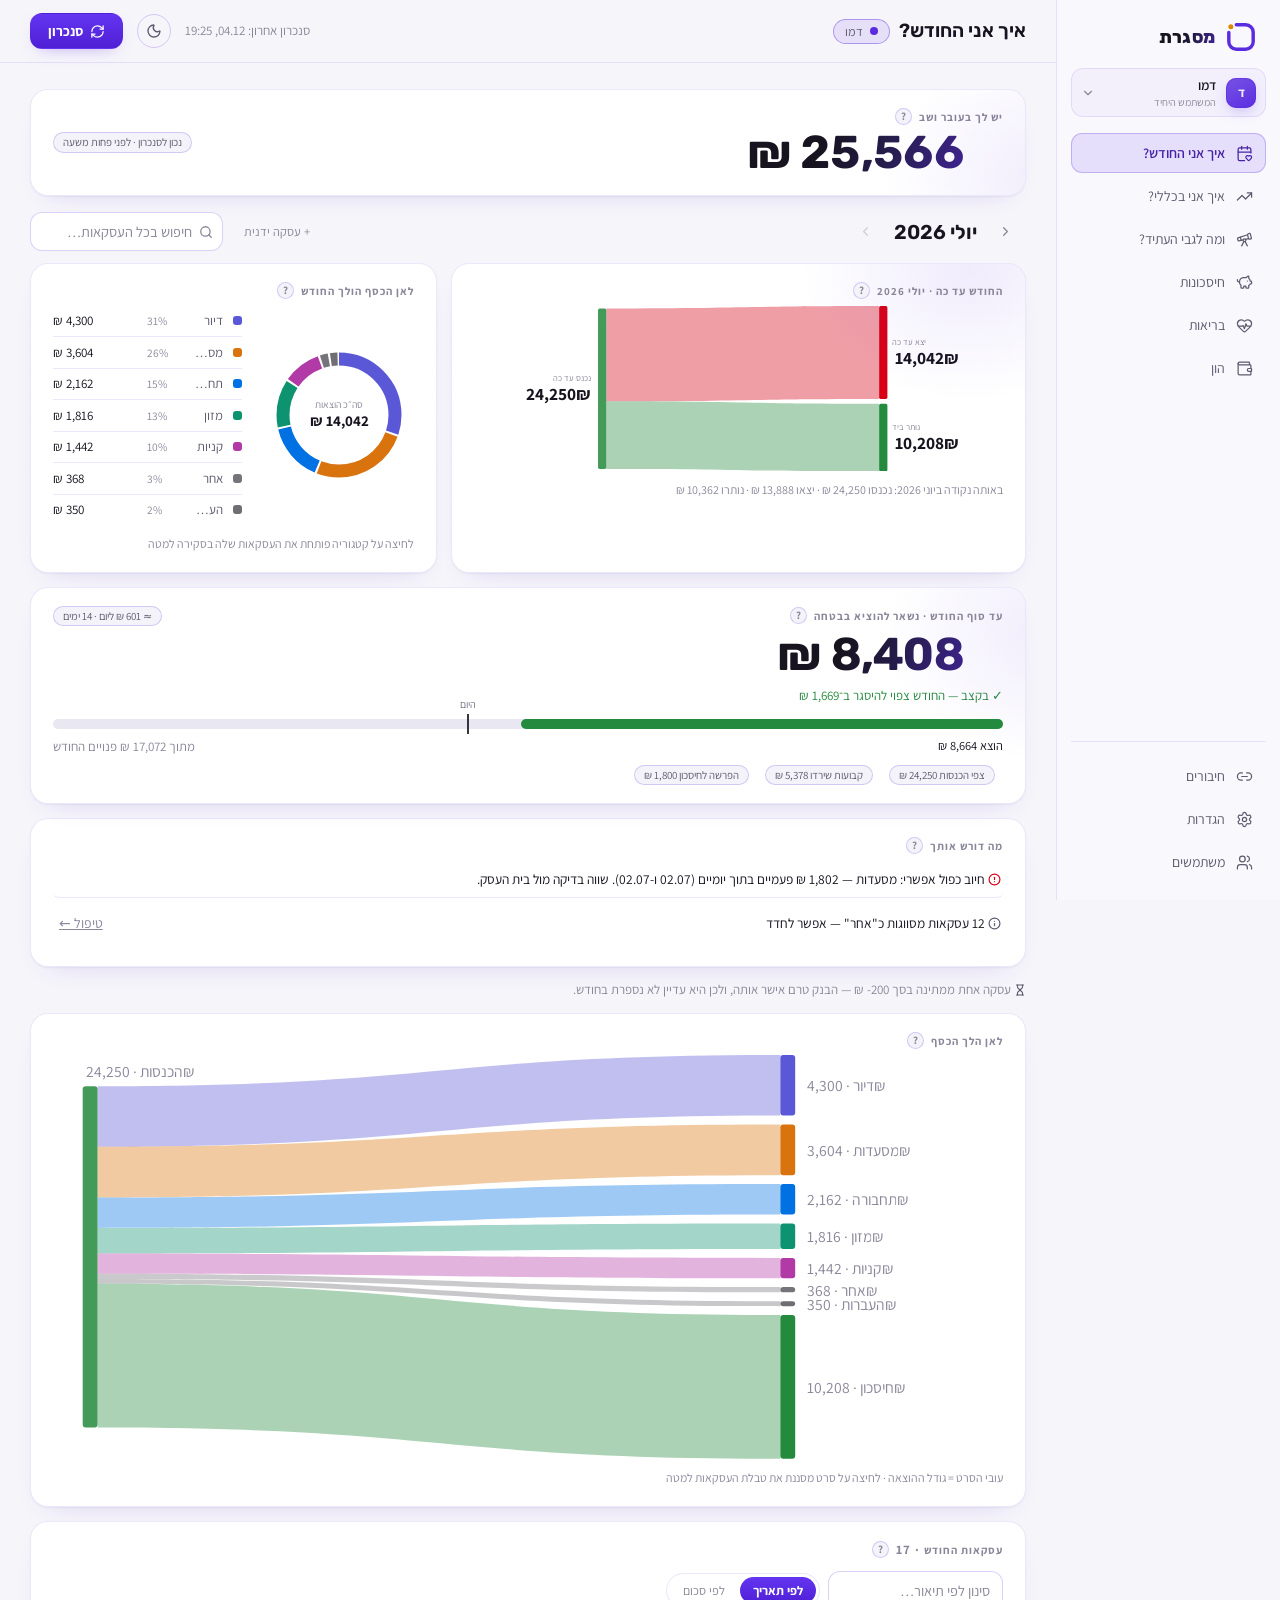
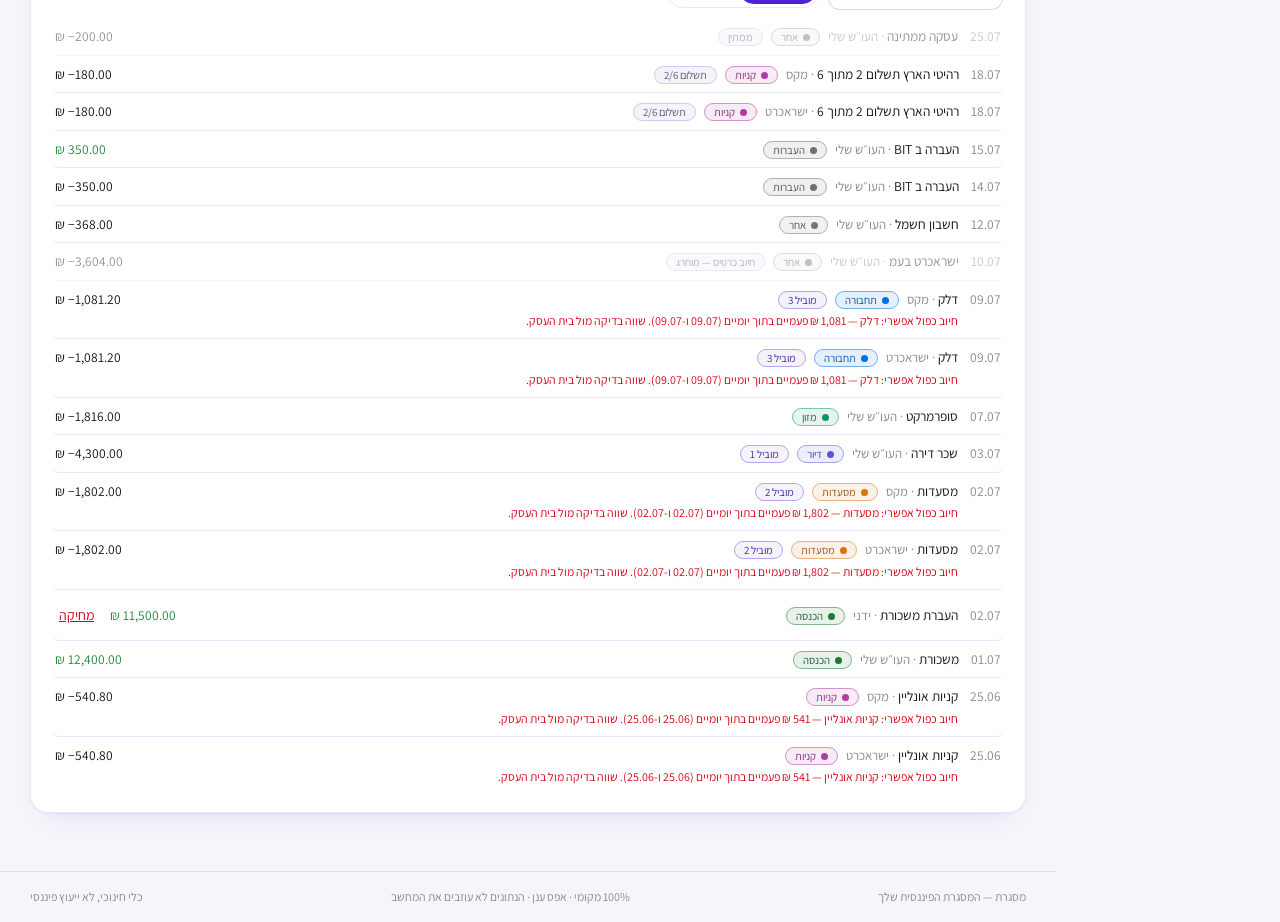
<file: demo/index.html>
<!doctype html>
<html lang="he" dir="rtl">
  <head>
    <meta charset="UTF-8" />
    <meta name="viewport" content="width=device-width, initial-scale=1.0" />
    <meta name="color-scheme" content="light dark" />
    <link rel="icon" type="image/svg+xml" href="./favicon.svg" />
    <title>מסגרת</title>
    <script>
      // theme boots before first paint — default is the brand's warm light
      try {
        var misgeretTheme = localStorage.getItem('misgeret-theme');
        if (misgeretTheme === 'dark') document.documentElement.dataset.theme = 'dark';
      } catch (e) { /* storage unavailable — stay light */ }
    </script>
    <script type="module" crossorigin src="./assets/index-7OuHBkZZ.js"></script>
    <link rel="stylesheet" crossorigin href="./assets/index-BfvA1rtv.css">
  </head>
  <body>
    <div id="root"></div>
  </body>
</html>
</file>
<file: demo/assets/index-BfvA1rtv.css>
@font-face{font-family:Assistant;font-style:normal;font-display:swap;font-weight:400;src:url(./assistant-hebrew-400-normal-BaQtOmbn.woff2)format("woff2"),url(./assistant-hebrew-400-normal-B18Ux13Q.woff)format("woff");unicode-range:U+307-308,U+590-5FF,U+200C-2010,U+20AA,U+25CC,U+FB1D-FB4F}@font-face{font-family:Assistant;font-style:normal;font-display:swap;font-weight:400;src:url(./assistant-latin-ext-400-normal-CJRdOknU.woff2)format("woff2"),url(./assistant-latin-ext-400-normal-BcqNq6r3.woff)format("woff");unicode-range:U+100-2BA,U+2BD-2C5,U+2C7-2CC,U+2CE-2D7,U+2DD-2FF,U+304,U+308,U+329,U+1D00-1DBF,U+1E00-1E9F,U+1EF2-1EFF,U+2020,U+20A0-20AB,U+20AD-20C0,U+2113,U+2C60-2C7F,U+A720-A7FF}@font-face{font-family:Assistant;font-style:normal;font-display:swap;font-weight:400;src:url(./assistant-latin-400-normal-CDF-mh-3.woff2)format("woff2"),url(./assistant-latin-400-normal-BKD5Gqji.woff)format("woff");unicode-range:U+??,U+131,U+152-153,U+2BB-2BC,U+2C6,U+2DA,U+2DC,U+304,U+308,U+329,U+2000-206F,U+20AC,U+2122,U+2191,U+2193,U+2212,U+2215,U+FEFF,U+FFFD}@font-face{font-family:Assistant;font-style:normal;font-display:swap;font-weight:600;src:url(./assistant-hebrew-600-normal-DM_XHISn.woff2)format("woff2"),url(./assistant-hebrew-600-normal-D6VOnxse.woff)format("woff");unicode-range:U+307-308,U+590-5FF,U+200C-2010,U+20AA,U+25CC,U+FB1D-FB4F}@font-face{font-family:Assistant;font-style:normal;font-display:swap;font-weight:600;src:url(./assistant-latin-ext-600-normal-BRc8ZhdA.woff2)format("woff2"),url(./assistant-latin-ext-600-normal-DvGDKMJu.woff)format("woff");unicode-range:U+100-2BA,U+2BD-2C5,U+2C7-2CC,U+2CE-2D7,U+2DD-2FF,U+304,U+308,U+329,U+1D00-1DBF,U+1E00-1E9F,U+1EF2-1EFF,U+2020,U+20A0-20AB,U+20AD-20C0,U+2113,U+2C60-2C7F,U+A720-A7FF}@font-face{font-family:Assistant;font-style:normal;font-display:swap;font-weight:600;src:url(./assistant-latin-600-normal-DQhO4fCi.woff2)format("woff2"),url(./assistant-latin-600-normal-CfJI0IBS.woff)format("woff");unicode-range:U+??,U+131,U+152-153,U+2BB-2BC,U+2C6,U+2DA,U+2DC,U+304,U+308,U+329,U+2000-206F,U+20AC,U+2122,U+2191,U+2193,U+2212,U+2215,U+FEFF,U+FFFD}@font-face{font-family:Assistant;font-style:normal;font-display:swap;font-weight:700;src:url(./assistant-hebrew-700-normal-DbcUQTwo.woff2)format("woff2"),url(./assistant-hebrew-700-normal-D7ACPilb.woff)format("woff");unicode-range:U+307-308,U+590-5FF,U+200C-2010,U+20AA,U+25CC,U+FB1D-FB4F}@font-face{font-family:Assistant;font-style:normal;font-display:swap;font-weight:700;src:url(./assistant-latin-ext-700-normal-BKDtlU5N.woff2)format("woff2"),url(./assistant-latin-ext-700-normal-D7H1VhBc.woff)format("woff");unicode-range:U+100-2BA,U+2BD-2C5,U+2C7-2CC,U+2CE-2D7,U+2DD-2FF,U+304,U+308,U+329,U+1D00-1DBF,U+1E00-1E9F,U+1EF2-1EFF,U+2020,U+20A0-20AB,U+20AD-20C0,U+2113,U+2C60-2C7F,U+A720-A7FF}@font-face{font-family:Assistant;font-style:normal;font-display:swap;font-weight:700;src:url(./assistant-latin-700-normal-Bh4ZScKg.woff2)format("woff2"),url(./assistant-latin-700-normal-CguIzUmX.woff)format("woff");unicode-range:U+??,U+131,U+152-153,U+2BB-2BC,U+2C6,U+2DA,U+2DC,U+304,U+308,U+329,U+2000-206F,U+20AC,U+2122,U+2191,U+2193,U+2212,U+2215,U+FEFF,U+FFFD}@font-face{font-family:Rubik;font-style:normal;font-display:swap;font-weight:500;src:url(./rubik-arabic-500-normal-soGt7v5W.woff2)format("woff2"),url(./rubik-arabic-500-normal-DNk3Rzpj.woff)format("woff");unicode-range:U+6??,U+750-77F,U+870-88E,U+890-891,U+897-8E1,U+8E3-8FF,U+200C-200E,U+2010-2011,U+204F,U+2E41,U+FB50-FDFF,U+FE70-FE74,U+FE76-FEFC,U+102E0-102FB,U+10E60-10E7E,U+10EC2-10EC4,U+10EFC-10EFF,U+1EE00-1EE03,U+1EE05-1EE1F,U+1EE21-1EE22,U+1EE24,U+1EE27,U+1EE29-1EE32,U+1EE34-1EE37,U+1EE39,U+1EE3B,U+1EE42,U+1EE47,U+1EE49,U+1EE4B,U+1EE4D-1EE4F,U+1EE51-1EE52,U+1EE54,U+1EE57,U+1EE59,U+1EE5B,U+1EE5D,U+1EE5F,U+1EE61-1EE62,U+1EE64,U+1EE67-1EE6A,U+1EE6C-1EE72,U+1EE74-1EE77,U+1EE79-1EE7C,U+1EE7E,U+1EE80-1EE89,U+1EE8B-1EE9B,U+1EEA1-1EEA3,U+1EEA5-1EEA9,U+1EEAB-1EEBB,U+1EEF0-1EEF1}@font-face{font-family:Rubik;font-style:normal;font-display:swap;font-weight:500;src:url(./rubik-cyrillic-ext-500-normal-DVRnamQw.woff2)format("woff2"),url(./rubik-cyrillic-ext-500-normal-CnfIzV8i.woff)format("woff");unicode-range:U+460-52F,U+1C80-1C8A,U+20B4,U+2DE0-2DFF,U+A640-A69F,U+FE2E-FE2F}@font-face{font-family:Rubik;font-style:normal;font-display:swap;font-weight:500;src:url(./rubik-cyrillic-500-normal-Didq2w9O.woff2)format("woff2"),url(./rubik-cyrillic-500-normal-BH_pkKR0.woff)format("woff");unicode-range:U+301,U+400-45F,U+490-491,U+4B0-4B1,U+2116}@font-face{font-family:Rubik;font-style:normal;font-display:swap;font-weight:500;src:url(./rubik-hebrew-500-normal-B_5jqoVI.woff2)format("woff2"),url(./rubik-hebrew-500-normal--anb7y8_.woff)format("woff");unicode-range:U+307-308,U+590-5FF,U+200C-2010,U+20AA,U+25CC,U+FB1D-FB4F}@font-face{font-family:Rubik;font-style:normal;font-display:swap;font-weight:500;src:url(./rubik-latin-ext-500-normal-CKoAoPpD.woff2)format("woff2"),url(./rubik-latin-ext-500-normal-BUryUc8T.woff)format("woff");unicode-range:U+100-2BA,U+2BD-2C5,U+2C7-2CC,U+2CE-2D7,U+2DD-2FF,U+304,U+308,U+329,U+1D00-1DBF,U+1E00-1E9F,U+1EF2-1EFF,U+2020,U+20A0-20AB,U+20AD-20C0,U+2113,U+2C60-2C7F,U+A720-A7FF}@font-face{font-family:Rubik;font-style:normal;font-display:swap;font-weight:500;src:url(./rubik-latin-500-normal-1os41rQk.woff2)format("woff2"),url(./rubik-latin-500-normal-LZYVHeqz.woff)format("woff");unicode-range:U+??,U+131,U+152-153,U+2BB-2BC,U+2C6,U+2DA,U+2DC,U+304,U+308,U+329,U+2000-206F,U+20AC,U+2122,U+2191,U+2193,U+2212,U+2215,U+FEFF,U+FFFD}@font-face{font-family:Rubik;font-style:normal;font-display:swap;font-weight:600;src:url(./rubik-arabic-600-normal-q6c7POk1.woff2)format("woff2"),url(./rubik-arabic-600-normal-DM3TNo7p.woff)format("woff");unicode-range:U+6??,U+750-77F,U+870-88E,U+890-891,U+897-8E1,U+8E3-8FF,U+200C-200E,U+2010-2011,U+204F,U+2E41,U+FB50-FDFF,U+FE70-FE74,U+FE76-FEFC,U+102E0-102FB,U+10E60-10E7E,U+10EC2-10EC4,U+10EFC-10EFF,U+1EE00-1EE03,U+1EE05-1EE1F,U+1EE21-1EE22,U+1EE24,U+1EE27,U+1EE29-1EE32,U+1EE34-1EE37,U+1EE39,U+1EE3B,U+1EE42,U+1EE47,U+1EE49,U+1EE4B,U+1EE4D-1EE4F,U+1EE51-1EE52,U+1EE54,U+1EE57,U+1EE59,U+1EE5B,U+1EE5D,U+1EE5F,U+1EE61-1EE62,U+1EE64,U+1EE67-1EE6A,U+1EE6C-1EE72,U+1EE74-1EE77,U+1EE79-1EE7C,U+1EE7E,U+1EE80-1EE89,U+1EE8B-1EE9B,U+1EEA1-1EEA3,U+1EEA5-1EEA9,U+1EEAB-1EEBB,U+1EEF0-1EEF1}@font-face{font-family:Rubik;font-style:normal;font-display:swap;font-weight:600;src:url(./rubik-cyrillic-ext-600-normal-vwfZBdfm.woff2)format("woff2"),url(./rubik-cyrillic-ext-600-normal-BH0SVxfR.woff)format("woff");unicode-range:U+460-52F,U+1C80-1C8A,U+20B4,U+2DE0-2DFF,U+A640-A69F,U+FE2E-FE2F}@font-face{font-family:Rubik;font-style:normal;font-display:swap;font-weight:600;src:url(./rubik-cyrillic-600-normal-AdySaCq0.woff2)format("woff2"),url(./rubik-cyrillic-600-normal-CtS_KWzi.woff)format("woff");unicode-range:U+301,U+400-45F,U+490-491,U+4B0-4B1,U+2116}@font-face{font-family:Rubik;font-style:normal;font-display:swap;font-weight:600;src:url(./rubik-hebrew-600-normal-CpCbvE17.woff2)format("woff2"),url(./rubik-hebrew-600-normal-BGAyptFf.woff)format("woff");unicode-range:U+307-308,U+590-5FF,U+200C-2010,U+20AA,U+25CC,U+FB1D-FB4F}@font-face{font-family:Rubik;font-style:normal;font-display:swap;font-weight:600;src:url(./rubik-latin-ext-600-normal-DPvxRCiz.woff2)format("woff2"),url(./rubik-latin-ext-600-normal-DCdMT6U0.woff)format("woff");unicode-range:U+100-2BA,U+2BD-2C5,U+2C7-2CC,U+2CE-2D7,U+2DD-2FF,U+304,U+308,U+329,U+1D00-1DBF,U+1E00-1E9F,U+1EF2-1EFF,U+2020,U+20A0-20AB,U+20AD-20C0,U+2113,U+2C60-2C7F,U+A720-A7FF}@font-face{font-family:Rubik;font-style:normal;font-display:swap;font-weight:600;src:url(./rubik-latin-600-normal-7iWW07_k.woff2)format("woff2"),url(./rubik-latin-600-normal-Bd1rsTk4.woff)format("woff");unicode-range:U+??,U+131,U+152-153,U+2BB-2BC,U+2C6,U+2DA,U+2DC,U+304,U+308,U+329,U+2000-206F,U+20AC,U+2122,U+2191,U+2193,U+2212,U+2215,U+FEFF,U+FFFD}@font-face{font-family:Rubik;font-style:normal;font-display:swap;font-weight:700;src:url(./rubik-arabic-700-normal-DNWlnGaX.woff2)format("woff2"),url(./rubik-arabic-700-normal-BJDbbalN.woff)format("woff");unicode-range:U+6??,U+750-77F,U+870-88E,U+890-891,U+897-8E1,U+8E3-8FF,U+200C-200E,U+2010-2011,U+204F,U+2E41,U+FB50-FDFF,U+FE70-FE74,U+FE76-FEFC,U+102E0-102FB,U+10E60-10E7E,U+10EC2-10EC4,U+10EFC-10EFF,U+1EE00-1EE03,U+1EE05-1EE1F,U+1EE21-1EE22,U+1EE24,U+1EE27,U+1EE29-1EE32,U+1EE34-1EE37,U+1EE39,U+1EE3B,U+1EE42,U+1EE47,U+1EE49,U+1EE4B,U+1EE4D-1EE4F,U+1EE51-1EE52,U+1EE54,U+1EE57,U+1EE59,U+1EE5B,U+1EE5D,U+1EE5F,U+1EE61-1EE62,U+1EE64,U+1EE67-1EE6A,U+1EE6C-1EE72,U+1EE74-1EE77,U+1EE79-1EE7C,U+1EE7E,U+1EE80-1EE89,U+1EE8B-1EE9B,U+1EEA1-1EEA3,U+1EEA5-1EEA9,U+1EEAB-1EEBB,U+1EEF0-1EEF1}@font-face{font-family:Rubik;font-style:normal;font-display:swap;font-weight:700;src:url(./rubik-cyrillic-ext-700-normal-3CKVJqgg.woff2)format("woff2"),url(./rubik-cyrillic-ext-700-normal-CEbQMks9.woff)format("woff");unicode-range:U+460-52F,U+1C80-1C8A,U+20B4,U+2DE0-2DFF,U+A640-A69F,U+FE2E-FE2F}@font-face{font-family:Rubik;font-style:normal;font-display:swap;font-weight:700;src:url(./rubik-cyrillic-700-normal-DFnztZBh.woff2)format("woff2"),url(./rubik-cyrillic-700-normal-C_jxLOfU.woff)format("woff");unicode-range:U+301,U+400-45F,U+490-491,U+4B0-4B1,U+2116}@font-face{font-family:Rubik;font-style:normal;font-display:swap;font-weight:700;src:url(./rubik-hebrew-700-normal-Da14F88e.woff2)format("woff2"),url(./rubik-hebrew-700-normal-B2Hm7hpE.woff)format("woff");unicode-range:U+307-308,U+590-5FF,U+200C-2010,U+20AA,U+25CC,U+FB1D-FB4F}@font-face{font-family:Rubik;font-style:normal;font-display:swap;font-weight:700;src:url(./rubik-latin-ext-700-normal-D5I4eEgK.woff2)format("woff2"),url(./rubik-latin-ext-700-normal-CQ1www4I.woff)format("woff");unicode-range:U+100-2BA,U+2BD-2C5,U+2C7-2CC,U+2CE-2D7,U+2DD-2FF,U+304,U+308,U+329,U+1D00-1DBF,U+1E00-1E9F,U+1EF2-1EFF,U+2020,U+20A0-20AB,U+20AD-20C0,U+2113,U+2C60-2C7F,U+A720-A7FF}@font-face{font-family:Rubik;font-style:normal;font-display:swap;font-weight:700;src:url(./rubik-latin-700-normal-D-tMm-eS.woff2)format("woff2"),url(./rubik-latin-700-normal-KHOtubUA.woff)format("woff");unicode-range:U+??,U+131,U+152-153,U+2BB-2BC,U+2C6,U+2DA,U+2DC,U+304,U+308,U+329,U+2000-206F,U+20AC,U+2122,U+2191,U+2193,U+2212,U+2215,U+FEFF,U+FFFD}@font-face{font-family:Rubik;font-style:normal;font-display:swap;font-weight:800;src:url(./rubik-arabic-800-normal-ByBdlBy_.woff2)format("woff2"),url(./rubik-arabic-800-normal-Ds6dJ7Q-.woff)format("woff");unicode-range:U+6??,U+750-77F,U+870-88E,U+890-891,U+897-8E1,U+8E3-8FF,U+200C-200E,U+2010-2011,U+204F,U+2E41,U+FB50-FDFF,U+FE70-FE74,U+FE76-FEFC,U+102E0-102FB,U+10E60-10E7E,U+10EC2-10EC4,U+10EFC-10EFF,U+1EE00-1EE03,U+1EE05-1EE1F,U+1EE21-1EE22,U+1EE24,U+1EE27,U+1EE29-1EE32,U+1EE34-1EE37,U+1EE39,U+1EE3B,U+1EE42,U+1EE47,U+1EE49,U+1EE4B,U+1EE4D-1EE4F,U+1EE51-1EE52,U+1EE54,U+1EE57,U+1EE59,U+1EE5B,U+1EE5D,U+1EE5F,U+1EE61-1EE62,U+1EE64,U+1EE67-1EE6A,U+1EE6C-1EE72,U+1EE74-1EE77,U+1EE79-1EE7C,U+1EE7E,U+1EE80-1EE89,U+1EE8B-1EE9B,U+1EEA1-1EEA3,U+1EEA5-1EEA9,U+1EEAB-1EEBB,U+1EEF0-1EEF1}@font-face{font-family:Rubik;font-style:normal;font-display:swap;font-weight:800;src:url(./rubik-cyrillic-ext-800-normal-D8Ih7GUu.woff2)format("woff2"),url(./rubik-cyrillic-ext-800-normal-BLkQng3O.woff)format("woff");unicode-range:U+460-52F,U+1C80-1C8A,U+20B4,U+2DE0-2DFF,U+A640-A69F,U+FE2E-FE2F}@font-face{font-family:Rubik;font-style:normal;font-display:swap;font-weight:800;src:url(./rubik-cyrillic-800-normal-wonQiwhm.woff2)format("woff2"),url(./rubik-cyrillic-800-normal-DocVmW4N.woff)format("woff");unicode-range:U+301,U+400-45F,U+490-491,U+4B0-4B1,U+2116}@font-face{font-family:Rubik;font-style:normal;font-display:swap;font-weight:800;src:url(./rubik-hebrew-800-normal-CEoY7Wj3.woff2)format("woff2"),url(./rubik-hebrew-800-normal-DgqUxLtA.woff)format("woff");unicode-range:U+307-308,U+590-5FF,U+200C-2010,U+20AA,U+25CC,U+FB1D-FB4F}@font-face{font-family:Rubik;font-style:normal;font-display:swap;font-weight:800;src:url(./rubik-latin-ext-800-normal-C-Q65BvC.woff2)format("woff2"),url(./rubik-latin-ext-800-normal-MUfMznEV.woff)format("woff");unicode-range:U+100-2BA,U+2BD-2C5,U+2C7-2CC,U+2CE-2D7,U+2DD-2FF,U+304,U+308,U+329,U+1D00-1DBF,U+1E00-1E9F,U+1EF2-1EFF,U+2020,U+20A0-20AB,U+20AD-20C0,U+2113,U+2C60-2C7F,U+A720-A7FF}@font-face{font-family:Rubik;font-style:normal;font-display:swap;font-weight:800;src:url(./rubik-latin-800-normal-BtaGuVpR.woff2)format("woff2"),url(./rubik-latin-800-normal-Dq1miTTj.woff)format("woff");unicode-range:U+??,U+131,U+152-153,U+2BB-2BC,U+2C6,U+2DA,U+2DC,U+304,U+308,U+329,U+2000-206F,U+20AC,U+2122,U+2191,U+2193,U+2212,U+2215,U+FEFF,U+FFFD}:root{--lightningcss-light:initial;--lightningcss-dark: ;color-scheme:light;--canvas:#f6f5fa;--surface:#fff;--surface-2:#f4f3f9;--surface-3:#e9e7f2;--hairline:#5b2be01c;--hairline-strong:#5b2be038;--ink:#17131f;--ink-muted:#5f5a6e;--ink-subtle:#8b8699;--accent:#5b2be0;--accent-2:#db8a00;--accent-ink:#fff;--positive:#248a3d;--negative:#d70015;--warning:#b25000;--positive-deep:#1a6e30;--negative-deep:#a50011;--grad-accent:linear-gradient(180deg, #6435f0 0%, #4f1fd6 100%);--grad-card:linear-gradient(180deg, #ffffff80 0%, #fff0 100%);--shadow-card:0 1px 2px #17131f0d, 0 12px 28px -18px #4318c933;--glow-accent:0 6px 18px -10px #5b2be08c;--titlebar-bg:#fcfbffe6;--header-bg:#f6f5fac7;--sidebar-bg:#faf9fde0;--popover-bg:#fffffffa;--toast-bg:#fffffff7;--input-bg:#fff;--hover-wash:#5b2be00f;--hover-wash-strong:#5b2be01a;--wash-faint:#5b2be009;--table-head-wash:#5b2be00a;--details-wash:#5b2be00a;--scrim:#17131f73;--shimmer:#ffffffa6;--drawer-shadow:-22px 0 48px #17131f2e;--marker-ink:#17131f73;--composition-rest:#17131f14;--composition-rest-dot:#17131f24;--text-halo:#ffffffd1;--chart-grid-ink:#17131f14;--chart-expense:#d70015;--chart-expense-2:#9a1a22;--chart-flow-a:#5856d6;--chart-flow-b:#0090ab;--cat-yellow:#b08800;--cat-orange:#d9730d;--cat-pink:#d30f45;--cat-violet:#5b58d8;--cat-teal:#0090ab;--cat-lime:#66980a;--cat-blue:#0071e3;--cat-magenta:#b23aa6;--cat-green:#1f7a35;--cat-red:#d70015;--cat-mint:#0e9370;--cat-amber:#9a7100;--cat-slate:#5d6470;--cat-gray:#6e6e73;--cat-fallback:#74747a;--r-control:12px;--r-card:18px;--font:"Assistant", "Segoe UI", system-ui, sans-serif;--font-display:"Rubik", "Segoe UI", system-ui, sans-serif}:root[data-theme=dark]{--lightningcss-light: ;--lightningcss-dark:initial;color-scheme:dark;--canvas:#0b0812;--surface:#16121f;--surface-2:#201a2e;--surface-3:#2b2440;--hairline:#8b66ff26;--hairline-strong:#8b66ff47;--ink:#f2f0f7;--ink-muted:#a9a3b8;--ink-subtle:#7e7890;--accent:#8b66ff;--accent-2:#ffb84d;--accent-ink:#140a2e;--positive:#30d158;--negative:#ff453a;--warning:#ffb340;--positive-deep:#7cf0a4;--negative-deep:#ffa39d;--grad-accent:linear-gradient(180deg, #9a79ff 0%, #7a4ff5 100%);--grad-card:linear-gradient(180deg, #ffffff0a 0%, #ffffff03 100%);--shadow-card:0 1px 2px #00000080, 0 12px 32px -12px #000000b3;--glow-accent:0 0 24px -8px #8b66ff8c;--titlebar-bg:#0d0a14eb;--header-bg:#0b0812b8;--sidebar-bg:#120e1cd9;--popover-bg:#181324fa;--toast-bg:#201a2ef7;--input-bg:#8b66ff1f;--hover-wash:#8b66ff17;--hover-wash-strong:#8b66ff21;--wash-faint:#8b66ff0d;--table-head-wash:#8b66ff0d;--details-wash:#0000004d;--scrim:#0009;--shimmer:#ffffff0f;--drawer-shadow:-22px 0 48px #0009;--marker-ink:#f2f0f780;--composition-rest:#ffffff14;--composition-rest-dot:#ffffff24;--text-halo:#0b0812b8;--chart-grid-ink:#ffffff17;--chart-expense:#ff453a;--chart-expense-2:#c8423d;--chart-flow-a:#7d7aff;--chart-flow-b:#66d4cf;--cat-yellow:#ffd426;--cat-orange:#ff9f0a;--cat-pink:#ff6482;--cat-violet:#7d7aff;--cat-teal:#40c8e0;--cat-lime:#a3d955;--cat-blue:#409cff;--cat-magenta:#ff70e0;--cat-green:#30db5b;--cat-red:#ff6961;--cat-mint:#66d4cf;--cat-amber:#f5c242;--cat-slate:#5e6472;--cat-gray:#98989d;--cat-fallback:#8e8e97}*{box-sizing:border-box}body{font-family:var(--font);color:var(--ink);background:var(--canvas);margin:0;font-size:15px;line-height:1.5}#root,.desktop-app{min-height:100vh}.desktop-app.is-desktop{grid-template-rows:40px minmax(0,1fr);height:100dvh;min-height:0;display:grid;overflow:hidden}.desktop-titlebar{z-index:100;border-bottom:1px solid var(--hairline);background:var(--titlebar-bg);-webkit-backdrop-filter:blur(18px);backdrop-filter:blur(18px);-webkit-app-region:drag;-webkit-user-select:none;user-select:none;height:40px;position:relative}.desktop-titlebar-content{top:env(titlebar-area-y,0);left:env(titlebar-area-x,0);width:env(titlebar-area-width,100%);height:env(titlebar-area-height,40px);justify-content:space-between;align-items:center;gap:16px;min-height:40px;padding:0 12px;display:flex;position:absolute}.desktop-titlebar-brand{align-items:center;gap:8px;min-width:0;font-size:12.5px;font-weight:650;display:inline-flex}.desktop-titlebar-view{color:var(--ink-subtle);text-overflow:ellipsis;white-space:nowrap;font-weight:400;overflow:hidden}.desktop-update-ready{-webkit-app-region:no-drag;color:var(--accent-ink);background:var(--grad-accent);border-color:#0000;border-radius:999px;padding:4px 11px;font-size:11.5px}::selection{background:color-mix(in srgb, var(--accent) 35%, transparent)}*{scrollbar-width:thin;scrollbar-color:var(--surface-3) transparent}::-webkit-scrollbar{width:10px;height:10px}::-webkit-scrollbar-thumb{background:var(--surface-3);background-clip:content-box;border:2px solid #0000;border-radius:8px}::-webkit-scrollbar-track{background:0 0}.shell{grid-template-columns:224px minmax(0,1fr);min-height:100vh;display:grid}.is-desktop .shell{height:100%;min-height:0;overflow:hidden}.sidebar{background:var(--sidebar-bg);border-inline-end:1px solid var(--hairline);-webkit-backdrop-filter:blur(14px);backdrop-filter:blur(14px);z-index:40;flex-direction:column;height:100vh;padding:22px 14px 18px;display:flex;position:sticky;top:0}.is-desktop .sidebar{height:100%;min-height:0;position:relative;top:auto}.brand{align-items:center;gap:11px;padding:0 10px 16px;display:flex}.brand-name{font-family:var(--font-display);letter-spacing:.01em;background:linear-gradient(105deg, var(--ink) 40%, color-mix(in srgb, var(--accent) 62%, var(--ink)));color:#0000;-webkit-background-clip:text;background-clip:text;font-size:17.5px;font-weight:800}.side-nav{flex-direction:column;gap:3px;display:flex}.side-nav:not(.side-nav-foot){overscroll-behavior:contain;flex:auto;min-height:0;overflow-y:auto}.side-nav-foot{border-top:1px solid var(--hairline);margin-top:auto;padding-top:14px}.nav-item{color:var(--ink-muted);cursor:pointer;text-align:start;background:0 0;border:1px solid #0000;border-radius:11px;align-items:center;gap:11px;width:100%;padding:10px 12px;font-family:inherit;font-size:14px;transition:background .16s,color .16s,border-color .16s,transform .16s;display:flex;position:relative}.nav-item:hover{background:var(--hover-wash);color:var(--ink)}.nav-item:active{transform:scale(.98)}.nav-item.active{background:color-mix(in srgb, var(--accent) 12%, transparent);border-color:color-mix(in srgb, var(--accent) 26%, transparent);color:color-mix(in srgb, var(--accent) 70%, var(--ink));font-weight:600}.nav-item.active:before{content:"";inset-inline-start:-14px;background:var(--grad-accent);border-radius:3px;width:3px;height:60%;position:absolute;top:50%;translate:0 -50%}.profile-switcher{margin-bottom:16px;position:relative}.profile-avatar{--profile-color:var(--accent);--profile-ink:var(--accent-ink);background:linear-gradient(150deg, color-mix(in srgb, var(--profile-color) 82%, white), var(--profile-color));color:var(--profile-ink);-webkit-user-select:none;user-select:none;box-shadow:inset 0 0 0 1px color-mix(in srgb, var(--profile-color) 55%, transparent), 0 6px 18px -9px var(--profile-color);flex:none;place-items:center;font-weight:700;line-height:1;display:grid}.profile-trigger{border:1px solid var(--hairline);background:var(--wash-faint);text-align:start;width:100%;box-shadow:none;border-radius:12px;align-items:center;gap:10px;padding:7px 9px;display:flex}.profile-trigger:hover,.profile-trigger.open{background:var(--hover-wash-strong);border-color:color-mix(in srgb, var(--accent) 32%, var(--hairline))}.profile-trigger-text{flex-direction:column;flex:1;gap:1px;min-width:0;display:flex}.profile-trigger-name{color:var(--ink);text-overflow:ellipsis;white-space:nowrap;font-size:13.5px;font-weight:600;overflow:hidden}.profile-trigger-sub{color:var(--ink-subtle);white-space:nowrap;font-size:10.5px}.profile-trigger-chevron{color:var(--ink-subtle);flex:none;transition:transform .16s}.profile-trigger.open .profile-trigger-chevron{transform:rotate(180deg)}.profile-popover{z-index:80;inset-inline-start:0;border:1px solid var(--hairline-strong);background:var(--popover-bg);-webkit-backdrop-filter:blur(18px);backdrop-filter:blur(18px);min-width:262px;max-width:320px;box-shadow:var(--shadow-card);overscroll-behavior:contain;border-radius:14px;max-height:min(64vh,460px);padding:6px;animation:.15s cubic-bezier(.22,.9,.3,1) both rise;position:absolute;top:calc(100% + 6px);overflow-y:auto}.profile-popover-title{color:var(--ink-subtle);padding:4px 6px 8px;font-size:11.5px;font-weight:650}.profile-popover-note{color:var(--warning);margin:2px 6px 8px;font-size:11.5px;line-height:1.5}.profile-popover-create{padding:2px}.profile-popover-sep{background:var(--hairline);height:1px;margin:6px}.profile-option{text-align:start;width:100%;box-shadow:none;background:0 0;border:1px solid #0000;border-radius:10px;align-items:center;gap:10px;padding:7px 8px;display:flex}.profile-option:hover:not(:disabled){background:var(--hover-wash);border-color:var(--hairline)}.profile-option:disabled{opacity:.4;cursor:not-allowed}.profile-option.current{background:color-mix(in srgb, var(--accent) 13%, transparent);border-color:color-mix(in srgb, var(--accent) 30%, transparent)}.profile-option.action{color:var(--ink-muted)}.profile-option-icon{border:1px dashed var(--hairline-strong);width:30px;height:30px;color:var(--ink-subtle);border-radius:10px;flex:none;place-items:center;display:grid}.profile-option.action:hover .profile-option-icon{border-color:var(--accent);color:var(--accent)}.profile-option-text{flex-direction:column;flex:1;gap:1px;min-width:0;display:flex}.profile-option-name{color:var(--ink);text-overflow:ellipsis;white-space:nowrap;font-size:13.5px;font-weight:550;overflow:hidden}.profile-option-meta{color:var(--ink-subtle);text-overflow:ellipsis;white-space:nowrap;font-size:10.5px;overflow:hidden}.profile-option-check{color:var(--accent);flex:none}.header-profile{border:1px solid color-mix(in srgb, var(--accent) 34%, var(--hairline));background:color-mix(in srgb, var(--accent) 10%, var(--surface-2));color:var(--ink-muted);box-shadow:none;border-radius:999px;flex:none;align-items:center;gap:7px;padding:3px 11px;font-size:12.5px;display:inline-flex}.header-profile:hover{color:var(--ink);border-color:var(--accent);background:color-mix(in srgb, var(--accent) 16%, var(--surface-2))}.header-profile i{border-radius:50%;flex:none;width:8px;height:8px}.main{flex-direction:column;min-width:0;display:flex}.is-desktop .main{height:100%;min-height:0;overflow:hidden}.header{border-bottom:1px solid var(--hairline);background:var(--header-bg);-webkit-backdrop-filter:blur(16px);backdrop-filter:blur(16px);z-index:20;justify-content:space-between;align-items:center;gap:16px;padding:13px 30px;display:flex;position:sticky;top:0}.header-title{font-family:var(--font-display);letter-spacing:.005em;margin:0;font-size:19px;font-weight:600}.header-heading{align-items:center;gap:9px;min-width:0;display:flex}.header-actions{align-items:center;gap:14px;display:flex}.sidebar-toggle,.sidebar-scrim{display:none}.sync-btn{align-items:center;gap:7px;display:inline-flex}.theme-toggle{border-color:var(--hairline-strong);width:34px;height:34px;color:var(--ink-muted);background:0 0;border-radius:999px;place-items:center;padding:0;display:inline-grid}.theme-toggle:hover{color:var(--accent);border-color:var(--accent);background:var(--hover-wash)}.spin{animation:1s linear infinite spin}@keyframes spin{to{transform:rotate(360deg)}}.content-scroll{flex-direction:column;flex:1;min-height:0;display:flex}.is-desktop .content-scroll{overscroll-behavior:contain;overflow:auto}.content{flex:1;width:100%;max-width:1180px;margin:0 auto;padding:26px 30px 44px}.content:focus{outline:none}.view{animation:.38s cubic-bezier(.22,.9,.3,1) both rise}@keyframes rise{0%{opacity:0;transform:translateY(10px)}to{opacity:1;transform:none}}.footer{border-top:1px solid var(--hairline);color:var(--ink-subtle);flex-wrap:wrap;justify-content:space-between;gap:16px;padding:16px 30px;font-size:12px;display:flex}.desktop-toast{z-index:90;inset-inline-end:22px;border:1px solid var(--hairline-strong);max-width:min(420px,100vw - 44px);color:var(--ink);background:var(--toast-bg);box-shadow:var(--shadow-card);border-radius:12px;padding:10px 14px;font-size:13px;animation:.18s both rise;position:fixed;bottom:22px}.settings-actions,.recovery-actions{flex-wrap:wrap;align-items:center;gap:8px;display:flex}.recovery-card{border:1px solid color-mix(in srgb, var(--negative) 30%, var(--hairline));border-radius:var(--r-card);background:var(--grad-card), var(--surface);max-width:620px;box-shadow:var(--shadow-card);margin:min(14vh,110px) auto 0;padding:28px}.recovery-card h2{margin-bottom:7px}.recovery-actions{margin-top:18px}.grid{grid-template-columns:repeat(12,1fr);gap:14px;display:grid}.grid>.card{margin-bottom:0}.g3{grid-column:span 3}.g5{grid-column:span 5}.g6{grid-column:span 6}.g7{grid-column:span 7}.g12{grid-column:span 12}@media (width<=920px){.shell{grid-template-columns:66px 1fr}.brand-name,.nav-item span{display:none}.brand{justify-content:center;padding-inline:0}.nav-item{justify-content:center}.g5,.g6,.g7{grid-column:span 12}.g3{grid-column:span 6}.content,.header,.footer{padding-inline:14px}.profile-trigger-text,.profile-trigger-chevron{display:none}.profile-trigger{justify-content:center;padding-inline:4px}}@media (width<=640px){.shell{grid-template-columns:minmax(0,1fr)}.sidebar{z-index:70;inset-inline-start:0;visibility:hidden;width:min(280px,86vw);height:100vh;box-shadow:var(--drawer-shadow);padding:18px 14px;transition:transform .18s,visibility .18s linear;position:fixed;top:0;transform:translate(105%)}.is-desktop .sidebar{height:calc(100dvh - 40px);position:fixed;top:40px;transform:translate(105%)}.sidebar.open,.is-desktop .sidebar.open{visibility:visible;transform:translate(0)}.sidebar .brand-name,.sidebar .nav-item span{display:inline}.sidebar .brand{justify-content:flex-start;padding-inline:10px}.sidebar .nav-item{justify-content:flex-start}.sidebar .profile-trigger-text{display:flex}.sidebar .profile-trigger-chevron{display:block}.sidebar .profile-trigger{justify-content:flex-start;padding-inline:9px}.profile-popover{max-width:none;inset-inline:0}.header-heading{flex-wrap:wrap}.sidebar-toggle{flex:none;place-items:center;padding:7px;display:inline-grid}button.sidebar-scrim{z-index:60;background:var(--scrim);opacity:0;visibility:hidden;cursor:default;border:0;border-radius:0;width:100%;height:100%;margin:0;padding:0;transition:opacity .18s,visibility .18s linear;display:block;position:fixed;inset:0}.is-desktop button.sidebar-scrim{height:calc(100dvh - 40px);top:40px}button.sidebar-scrim:hover{background:var(--scrim);border:0}button.sidebar-scrim.visible{opacity:1;visibility:visible}.header{align-items:flex-start}.header-actions{flex-direction:column-reverse;align-items:flex-end;gap:6px}.header-actions .muted{text-align:end;max-width:180px}}@media (prefers-reduced-motion:reduce){*,:before,:after{transition-duration:.01ms!important;animation-duration:.01ms!important}}h1{font-family:var(--font-display);margin:0 0 16px;font-size:28px;font-weight:700}h2{font-family:var(--font-display);margin:0 0 12px;font-size:20px;font-weight:600}.button-link{border:1px solid var(--hairline-strong);border-radius:var(--r-control);background:var(--surface-2);color:var(--ink);padding:8px 18px;font-size:14px;text-decoration:none;transition:background .16s,border-color .16s,transform .16s;display:inline-block}.button-link:hover{background:var(--surface-3);border-color:var(--accent);transform:translateY(-1px)}code{background:var(--surface-2);border:1px solid var(--hairline);border-radius:6px;padding:1px 6px;font-size:12.5px}.amount{font-variant-numeric:lining-nums tabular-nums;unicode-bidi:isolate}.amount-hero{font-family:var(--font-display);letter-spacing:-.015em;background:linear-gradient(110deg, var(--ink) 30%, color-mix(in srgb, var(--accent) 62%, var(--ink)) 90%);color:#0000;-webkit-background-clip:text;background-clip:text;font-size:46px;font-weight:700;line-height:1.08}.amount-hero .agorot{opacity:.55;font-size:26px}.amount-positive{color:var(--positive)}.amount-negative{color:var(--negative)}.amount-hero.amount-negative{background:linear-gradient(110deg, var(--negative) 30%, var(--negative-deep) 90%);-webkit-background-clip:text;background-clip:text}.amount-hero.amount-positive{background:linear-gradient(110deg, var(--positive) 30%, var(--positive-deep) 90%);-webkit-background-clip:text;background-clip:text}.label{letter-spacing:.09em;color:var(--ink-subtle);text-transform:uppercase;margin-bottom:6px;font-size:11px;font-weight:650}.card{background:var(--grad-card), var(--surface);border:1px solid var(--hairline);border-radius:var(--r-card);box-shadow:var(--shadow-card);margin-bottom:14px;padding:18px 22px;transition:border-color .2s}.card:hover{border-color:var(--hairline-strong)}.card-sub{color:var(--ink-subtle);margin:2px 0 12px;font-size:12.5px;line-height:1.55}.chart-caption{color:var(--ink-subtle);margin:10px 0 0;font-size:12px;line-height:1.55}.pace{margin:14px 0 6px}.pace-track{background:var(--surface-3);border-radius:999px;height:10px;position:relative}.pace-fill{inset-inline-start:0;background:var(--positive);border-radius:999px;transition:width .4s;position:absolute;top:0;bottom:0}.pace-fill.over{background:var(--negative)}.pace-marker{background:var(--ink);opacity:.85;width:2px;position:absolute;top:-5px;bottom:-5px}.pace-marker-label{top:-17px;color:var(--ink-muted);white-space:nowrap;font-size:10.5px;position:absolute;inset-inline-start:50%;transform:translate(50%)}.pace-labels{color:var(--ink);justify-content:space-between;margin-top:8px;font-size:12.5px;display:flex}.ring-value{fill:var(--ink);font-size:22px;font-weight:650;font-family:var(--font);font-variant-numeric:tabular-nums}.swatches{align-items:center;gap:6px;display:inline-flex}.swatch{cursor:pointer;border:2px solid #0000;border-radius:50%;flex-shrink:0;width:22px;height:22px;padding:0}.swatch.active{border-color:var(--ink)}.form-grid{grid-template-columns:repeat(2,minmax(0,1fr));gap:14px 18px;margin-top:12px;display:grid}.form-grid .field.wide{grid-column:1/-1}@media (width<=760px){.form-grid{grid-template-columns:1fr}}.field{flex-direction:column;gap:5px;min-width:0;display:flex}.field-label{color:var(--ink-muted);align-items:baseline;gap:7px;font-size:12.5px;font-weight:650;display:flex}.field-label .opt{color:var(--ink-subtle);font-size:11px;font-weight:500}.field>input,.field>select{box-sizing:border-box;width:100%}.field-hint{color:var(--ink-subtle);margin:0;font-size:11.5px;line-height:1.5}.form-actions{flex-wrap:wrap;align-items:center;gap:10px;margin-top:14px;display:flex}.form-live{color:var(--ink-muted);background:color-mix(in srgb, var(--accent) 7%, transparent);border:1px solid color-mix(in srgb, var(--accent) 18%, transparent);border-radius:10px;margin:12px 0 0;padding:8px 12px;font-size:12.5px;line-height:1.55}.topbar{align-items:center;gap:12px;margin-bottom:20px;display:flex}.toolbar{flex-wrap:wrap;align-items:center;gap:8px;margin:12px 0;display:flex}.pills{background:var(--surface);border:1px solid var(--hairline);border-radius:999px;gap:2px;padding:3px;display:flex}.pill{color:var(--ink-subtle);cursor:pointer;background:0 0;border:none;border-radius:999px;padding:5px 13px;font-family:inherit;font-size:12.5px;transition:background .16s,color .16s}.pill:hover{color:var(--ink)}.pill.active{background:var(--grad-accent);color:var(--accent-ink);font-weight:650}.pill:disabled{opacity:.35;cursor:default}.pill:disabled:hover{color:var(--ink-subtle)}button{border:1px solid var(--hairline-strong);border-radius:var(--r-control);background:var(--surface-2);color:var(--ink);cursor:pointer;padding:8px 17px;font-family:inherit;font-size:14px;transition:background .16s,border-color .16s,transform .16s,box-shadow .16s}button:hover{background:var(--surface-3);border-color:var(--accent)}button:active{transform:scale(.98)}button:disabled{opacity:.55;cursor:wait}button.primary{background:var(--grad-accent);color:var(--accent-ink);box-shadow:var(--glow-accent);border-color:#0000;font-weight:650}button.primary:hover{filter:brightness(1.09)}button.link{color:var(--ink-subtle);box-shadow:none;background:0 0;border:none;padding:8px 4px;text-decoration:underline}button.link:hover{color:var(--ink);background:0 0}button.danger{color:var(--negative)}label{color:var(--ink-muted);flex-direction:column;gap:4px;font-size:13.5px;display:flex}input,select{border:1px solid var(--hairline-strong);border-radius:var(--r-control);background:var(--input-bg);color:var(--ink);padding:9px 12px;font-family:inherit;font-size:14.5px;transition:border-color .16s,box-shadow .16s}textarea{border:1px solid var(--hairline-strong);border-radius:var(--r-control);background:var(--input-bg);color:var(--ink);resize:vertical;width:100%;padding:10px 12px;font-family:inherit;font-size:13.5px;line-height:1.65;transition:border-color .16s,box-shadow .16s}input:focus,select:focus,textarea:focus{border-color:var(--accent);box-shadow:0 0 0 3px color-mix(in srgb, var(--accent) 20%, transparent);outline:none}input::placeholder,textarea::placeholder{color:var(--ink-subtle);opacity:1}button:focus-visible,a:focus-visible,.pill:focus-visible{outline:2px solid var(--accent);outline-offset:2px}.muted{color:var(--ink-subtle);font-size:13px}.empty-note{text-align:center;max-width:420px;margin:48px auto}.empty-note .muted{font-size:14px;line-height:1.7}.error{color:var(--negative);background:color-mix(in srgb, var(--negative) 10%, var(--surface));border:1px solid color-mix(in srgb, var(--negative) 35%, var(--hairline));border-radius:var(--r-card);padding:10px 14px;font-size:13.5px}.error-inline{color:var(--negative);font-size:13px}.skeleton{border-radius:var(--r-card);background:var(--surface);border:1px solid var(--hairline);margin-bottom:14px;position:relative;overflow:hidden}.skeleton:after{content:"";background:linear-gradient(100deg, transparent 30%, var(--shimmer) 50%, transparent 70%);animation:1.5s infinite shimmer;position:absolute;inset:0}@keyframes shimmer{0%{transform:translate(-100%)}to{transform:translate(100%)}}.state-rows{margin:8px 0 0;padding:0;list-style:none}.state-row,.state-net{grid-template-columns:minmax(0,1fr) 148px minmax(0,170px) 92px;align-items:baseline;gap:4px 14px;display:grid}.state-row{border-bottom:1px solid var(--hairline);padding:10px 2px}.state-row:last-child{border-bottom:none}.state-net{border-top:1px solid var(--hairline-strong);margin-top:4px;padding:13px 2px 2px}.state-label{color:var(--ink);min-width:0;font-size:14px}.state-net .state-label{font-weight:650}.state-value{text-align:end;font-size:15.5px;font-weight:550}.state-net .state-value{font-size:17px;font-weight:650}.state-meta{white-space:nowrap;font-size:12px}.state-action{white-space:nowrap;justify-self:end;align-items:baseline;gap:8px;display:flex}.state-action .link,.state-action .muted{padding:0;font-size:12.5px}.state-note{color:var(--ink-subtle);grid-column:1/-1;margin:4px 0 0;font-size:12px;line-height:1.55}.state-inline{flex-wrap:wrap;grid-column:1/-1;align-items:center;gap:8px;margin:8px 0 2px;display:flex}.state-inline .muted{font-size:11.5px}.paste-panel{border-top:1px solid var(--hairline);margin-top:16px;padding-top:14px}.paste-panel textarea{margin-top:2px}.paste-panel .summary td{vertical-align:top;padding:10px 14px}.paste-panel .summary th{padding:10px 14px}.paste-table-wrap{overflow-x:auto}.paste-table-wrap .summary{min-width:520px}.bs-table{border-collapse:collapse;table-layout:fixed;width:100%;font-size:13.5px}.bs-table td{border-bottom:1px solid var(--hairline);vertical-align:middle;padding:8px 5px}.bs-total td{border-top:2px solid var(--hairline-strong);border-bottom:none;padding-top:10px;font-weight:700}.bs-name{overflow-wrap:break-word;line-height:1.5}.bs-name .tag{margin-inline-start:6px}.bs-num{text-align:left;white-space:nowrap;direction:ltr;font-weight:600}.bs-spark{width:72px}@media (width<=860px){.bs-spark{display:none}}.mirror{margin-top:4px}.mirror-row{color:var(--ink-muted);flex-wrap:wrap;justify-content:space-between;align-items:baseline;gap:10px;margin:4px 0;font-size:12.5px;display:flex}.mirror-row strong{color:var(--ink);font-variant-numeric:tabular-nums;font-size:13.5px}.mirror-row strong.amount-negative{color:var(--negative)}.mirror-row strong.amount-positive{color:var(--positive)}.mirror-bar{height:18px}.mirror-bar>i+i{border-inline-start:2px solid var(--surface)}.bsr-dot{flex:none;align-self:center}.txn>svg{align-self:center}.bs-list .link{padding:0 5px;font-size:12px}.bs-subrow{padding-inline-start:22px}.bs-subrow .txn-desc{color:var(--ink-muted)}.bs-pct{color:var(--ink-subtle);text-align:left;font-variant-numeric:tabular-nums;direction:ltr;min-width:34px;font-size:11.5px}.bs-sum{border-top:2px solid var(--hairline-strong);border-bottom:none;font-weight:700}.liq-bar{border:1px solid var(--hairline);border-radius:7px;height:14px;display:flex;overflow:hidden}.liq-bar>i{height:100%;display:block}.liq-labels{color:var(--ink-muted);flex-wrap:wrap;justify-content:space-between;gap:4px;margin-top:6px;font-size:12.5px;display:flex}.meter{background:var(--surface-2);border:1px solid var(--hairline);border-radius:6px;height:12px;position:relative;overflow:hidden}.meter>i{background:var(--grad-accent);border-radius:6px;height:100%;transition:width .4s;display:block}.trust-line{border-top:1px dashed var(--hairline);color:var(--ink-subtle);flex-wrap:wrap;align-items:center;gap:6px;margin-top:14px;padding-top:10px;font-size:12px;display:flex}.maint{background:var(--surface-2);border-style:dashed}.maint .toolbar{align-items:center;margin-top:8px}.explain-btn{border:1px solid var(--hairline-strong);background:var(--surface-2);width:17px;height:17px;color:var(--ink-subtle);cursor:pointer;vertical-align:1px;border-radius:50%;flex:none;margin-inline-start:7px;padding:0;font-family:inherit;font-size:11px;font-weight:700;line-height:1}.explain-btn:hover{color:var(--accent);border-color:var(--accent);background:var(--hover-wash,var(--surface-2))}.modal-backdrop{z-index:90;-webkit-backdrop-filter:blur(2px);backdrop-filter:blur(2px);background:#08121373;justify-content:center;align-items:center;padding:26px;display:flex;position:fixed;inset:0}.modal{background:var(--surface);border:1px solid var(--hairline-strong);border-radius:16px;width:100%;max-width:580px;max-height:82vh;padding:18px 22px 20px;overflow-y:auto;box-shadow:0 18px 50px #0000004d}.explain-body{color:var(--ink-muted);font-size:13.5px;line-height:1.7}.explain-body strong{color:var(--ink)}.explain-body ul{margin:4px 0 8px;padding-inline-start:18px}.explain-body li{margin:2px 0}.explain-h{letter-spacing:.06em;text-transform:uppercase;color:var(--accent);margin:13px 0 3px;font-size:10.5px;font-weight:700}.explain-body .formula{background:var(--surface-2);border:1px solid var(--hairline);font-variant-numeric:tabular-nums;color:var(--ink);border-radius:10px;margin:6px 0;padding:8px 12px;font-size:13px;line-height:1.7}@media (width<=760px){.state-row,.state-net{grid-template-columns:minmax(0,1fr) 124px}.state-meta,.state-action{grid-column:1/-1;justify-self:start}}.balance-strip{flex-wrap:wrap;justify-content:space-between;align-items:center;gap:14px;margin-bottom:16px;padding-block:18px;display:flex}.balance-strip .label{margin-bottom:2px}.balance-strip .tag{align-self:center;margin-inline-start:0}.hero{position:relative;overflow:hidden}.hero:before{content:"";background:radial-gradient(closest-side, color-mix(in srgb, var(--accent) 9%, transparent), transparent);pointer-events:none;width:340px;height:260px;position:absolute;inset:-40% -20% auto auto}.hero-compare{margin-top:6px;font-size:13px}.kpis{border-top:1px solid var(--hairline);flex-wrap:wrap;gap:30px;margin-top:14px;padding:14px 0 2px;display:flex}.kpi .label{margin-bottom:2px}.kpi-value{font-size:15.5px;font-weight:550}.hero-top{justify-content:space-between;align-items:baseline;display:flex;position:relative}.hero-top .link{padding:0;font-size:12.5px}.review-banner{background:color-mix(in srgb, var(--accent) 10%, var(--surface));border:1px solid color-mix(in srgb, var(--accent) 30%, transparent);border-radius:var(--r-card);justify-content:space-between;align-items:center;margin-bottom:14px;padding:11px 18px;font-size:13.5px;display:flex}.chart-wrap{direction:ltr;position:relative}.chart-svg{width:100%;display:block}.chart-grid{stroke:var(--chart-grid-ink);stroke-width:1px}.chart-zero{stroke:var(--negative);stroke-width:1px;stroke-dasharray:5 4;opacity:.65}.chart-danger{stroke:var(--negative);stroke-width:1.5px;stroke-dasharray:2 4;opacity:.8}.chart-danger-label{fill:var(--negative);opacity:.85}.chart-axis-label{fill:var(--ink-subtle);font-size:10.5px;font-family:var(--font);font-variant-numeric:tabular-nums}.chart-axis-label.selected{fill:var(--ink);font-weight:650}.chart-line{stroke:url(#none);stroke-width:2px;fill:none;stroke-linejoin:round;stroke-linecap:round}.chart-crosshair{stroke:var(--ink-subtle);stroke-width:1px;stroke-dasharray:3 3;opacity:.7}.chart-hover-dot{fill:var(--ink);stroke:var(--canvas);stroke-width:2px}.chart-marker{fill:var(--warning);stroke:var(--canvas);stroke-width:2px}.chart-marker.danger{fill:var(--negative)}.chart-marker-pulse{fill:none;stroke:var(--negative);opacity:.6;transform-box:fill-box;transform-origin:50%;animation:1.8s ease-out infinite pulse}@keyframes pulse{0%{opacity:.7;transform:scale(.6)}to{opacity:0;transform:scale(2.2)}}.bar-hit{fill:#0000;cursor:pointer}.chart-tip{z-index:10;pointer-events:none;background:var(--popover-bg);border:1px solid var(--hairline-strong);box-shadow:var(--shadow-card);-webkit-backdrop-filter:blur(8px);backdrop-filter:blur(8px);white-space:nowrap;direction:rtl;border-radius:10px;padding:8px 12px;font-size:12.5px;transition:left 60ms linear;position:absolute;transform:translate(-50%,-100%)}.chart-tip .tip-title{margin-bottom:3px;font-weight:650}.chart-tip .tip-row{color:var(--ink-muted);justify-content:space-between;gap:14px;display:flex}.chart-tip .tip-row .amount{color:var(--ink)}.chart-legend{color:var(--ink-muted);flex-wrap:wrap;gap:16px;margin-bottom:8px;font-size:12.5px;display:flex}.legend-item{align-items:center;gap:6px;display:inline-flex}.legend-dot{border-radius:3px;width:9px;height:9px;display:inline-block}.donut-wrap{align-items:center;gap:22px;display:flex}.donut-svg{flex-shrink:0}.donut-center-label{fill:var(--ink-subtle);font-size:10px;font-family:var(--font)}.donut-center-value{fill:var(--ink);font-size:15px;font-weight:650;font-family:var(--font);font-variant-numeric:tabular-nums}.donut-slice{cursor:pointer;transition:opacity .15s,stroke-width .15s}.cat-legend{flex-direction:column;flex:1;min-width:0;display:flex}.cat-row{border-bottom:1px solid var(--hairline);cursor:default;align-items:center;gap:10px;padding:5.5px 0;font-size:13px;transition:opacity .15s;display:flex}.cat-row:last-child{border-bottom:none}.cat-row.dim{opacity:.35}.cat-name{color:var(--ink-muted);text-overflow:ellipsis;white-space:nowrap;flex:1;overflow:hidden}.cat-pct{color:var(--ink-subtle);text-align:left;font-variant-numeric:tabular-nums;min-width:34px;font-size:11.5px}.cat-amount{text-align:left;min-width:84px}@media (width<=560px){.donut-wrap{flex-direction:column;align-items:stretch;gap:12px}.donut-svg{margin:0 auto}}table.summary{border-collapse:collapse;background:var(--grad-card), var(--surface);border:1px solid var(--hairline);border-radius:var(--r-card);width:100%;box-shadow:var(--shadow-card);overflow:hidden}.summary th,.summary td{text-align:right;border-bottom:1px solid var(--hairline);padding:12px 18px}.summary th{background:var(--table-head-wash);color:var(--ink-subtle);letter-spacing:.07em;text-transform:uppercase;font-size:11.5px;font-weight:650}.summary tr:last-child td{border-bottom:none}.summary td{font-variant-numeric:lining-nums tabular-nums}.income{color:var(--positive)}.month-row{cursor:pointer}.month-row:hover td{background:color-mix(in srgb, var(--accent) 6%, transparent)}.month-row td{transition:background .15s}.chevron{color:var(--ink-subtle);font-size:11px}.details-row td{background:var(--details-wash);padding:8px 18px 16px}ul.txns{flex-direction:column;margin:0;padding:0;list-style:none;display:flex}.txn{border-bottom:1px solid var(--hairline);border-radius:6px;align-items:baseline;gap:12px;padding:8px 2px;font-size:13.5px;transition:background .13s;display:flex}.txn:hover{background:var(--wash-faint)}.txn:last-child{border-bottom:none}.txn-date{color:var(--ink-subtle);font-variant-numeric:tabular-nums}.txn-desc{flex:1;min-width:0}.muted-txn{opacity:.45}.tag{background:var(--surface-2);border:1px solid var(--hairline-strong);color:var(--ink-muted);white-space:nowrap;border-radius:999px;margin-inline-start:8px;padding:1px 9px;font-size:11px}.tag.warn{border-color:color-mix(in srgb, var(--warning) 45%, transparent);color:var(--warning)}.tag.good{border-color:color-mix(in srgb, var(--positive) 45%, transparent);color:var(--positive)}.tag.bad{border-color:color-mix(in srgb, var(--negative) 45%, transparent);color:var(--negative)}.tag.rank{border-color:color-mix(in srgb, var(--accent) 40%, transparent);color:color-mix(in srgb, var(--accent) 72%, var(--ink));cursor:help}.tag.cat{--cat:var(--cat-fallback);border-color:color-mix(in srgb, var(--cat) 50%, transparent);background:color-mix(in srgb, var(--cat) 10%, transparent);color:color-mix(in srgb, var(--cat) 70%, var(--ink))}.tag.cat:before{content:"";background:var(--cat);border-radius:50%;width:7px;height:7px;margin-inline-end:5px;display:inline-block}.txn-note{margin-top:3px;font-size:12px;line-height:1.5;display:block}.txn-note.warn{color:var(--warning)}.txn-note.danger{color:var(--negative)}.txn-note.info{color:color-mix(in srgb, var(--accent) 78%, var(--ink))}.review-item{flex-direction:column;gap:12px;display:flex}.review-meta{align-items:baseline;gap:12px;display:flex}.chips{flex-wrap:wrap;gap:6px;display:flex}.chip{border:1px solid var(--hairline-strong);background:var(--surface);color:var(--ink-muted);cursor:pointer;border-radius:999px;padding:5px 13px;font-family:inherit;font-size:13px;transition:all .15s}.chip:hover{border-color:var(--accent);color:var(--ink)}.chip.selected{background:var(--grad-accent);color:var(--accent-ink);border-color:#0000;font-weight:650}.rule-row{color:var(--ink-muted);align-items:center;gap:8px;font-size:13px;display:flex}.rule-row input[type=text]{flex:1}.health-page{--health-visual-height:144px}.health-hero{grid-template-columns:minmax(0,1.25fr) minmax(280px,.75fr);align-items:center;gap:28px;display:grid}.health-hero-copy{z-index:1;position:relative}.health-hero-copy .muted{max-width:680px;margin:6px 0 0;line-height:1.65}.health-basis-row{flex-wrap:wrap;align-items:center;gap:10px;margin-top:14px;display:flex}.health-overview-panel{z-index:1;border:1px solid var(--hairline);background:var(--details-wash);border-radius:13px;padding:15px 16px;position:relative}.health-overview-title{color:var(--ink-muted);margin-bottom:10px;font-size:12px;font-weight:650}.health-axis-overview{color:var(--ink-subtle);grid-template-columns:58px 1fr;align-items:center;gap:10px;margin:8px 0;font-size:12px;display:grid}.health-axis-dots{direction:ltr;grid-template-columns:repeat(6,1fr);gap:5px;display:grid}.health-axis-dots i{opacity:.95;border-radius:999px;height:8px}.health-overview-key{border-top:1px solid var(--hairline);color:var(--ink-subtle);flex-wrap:wrap;gap:9px 13px;margin-top:12px;padding-top:10px;font-size:10.5px;display:flex}.health-overview-key span{align-items:center;gap:5px;display:inline-flex}.health-overview-key i{border-radius:50%;width:7px;height:7px}.health-disclaimer{margin:18px 2px 0;line-height:1.65}.health-layout{grid-template-columns:minmax(248px,.85fr) minmax(0,2.15fr);align-items:start;gap:14px;margin-top:16px;display:grid}.health-rail{flex-direction:column;gap:3px;display:flex;position:sticky;top:10px}.health-rail-group{color:var(--ink-subtle);justify-content:space-between;align-items:baseline;margin:14px 8px 6px;font-size:11.5px;font-weight:650;display:flex}.health-rail-group:first-child{margin-top:2px}.health-rail-row,.health-rail-row:hover,.health-rail-row:active{box-shadow:none;text-align:start;color:var(--ink);background:0 0;border:1px solid #0000;border-radius:11px;grid-template-columns:12px minmax(0,1fr) auto;align-items:center;gap:9px;padding:10px 12px;font-size:13.5px;transition:background .14s,border-color .14s;display:grid;transform:none}.health-rail-row:hover{background:var(--hover-wash)}.health-rail-row.active{background:var(--surface);border-color:var(--hairline-strong);box-shadow:var(--shadow-card)}.rail-name{text-overflow:ellipsis;white-space:nowrap;font-weight:550;overflow:hidden}.rail-value{white-space:nowrap;font-size:12.5px;font-weight:650}.health-stage{--health-visual-height:220px;border-inline-start:3px solid var(--hairline-strong);flex-direction:column;min-height:440px;display:flex;position:sticky;top:10px}.health-stage.band-b-green{border-inline-start-color:var(--positive)}.health-stage.band-b-yellow{border-inline-start-color:var(--warning)}.health-stage.band-b-red{border-inline-start-color:var(--negative)}.health-stage-head{flex-wrap:wrap;align-items:center;gap:10px;display:flex}.health-stage-name{margin:0;font-size:19px}.health-stage-value{margin-inline-start:auto;font-size:26px;font-weight:700}.health-stage .metric-visual{flex:1}.health-stage .metric-detail{border-top:1px solid var(--hairline);margin:14px 0 0;padding-top:13px;font-size:13px}.health-basis-note{margin:10px 0 0;font-size:11.5px}.band-dot{border-radius:50%;flex-shrink:0;align-self:center;width:9px;height:9px}.band-green{background:var(--positive);box-shadow:0 0 10px -2px var(--positive)}.band-yellow{background:var(--warning);box-shadow:0 0 10px -2px var(--warning)}.band-red{background:var(--negative);box-shadow:0 0 10px -2px var(--negative)}.band-na{background:var(--ink-subtle)}.band-text-green{color:var(--positive)}.band-text-yellow{color:var(--warning)}.band-text-red{color:var(--negative)}.band-text-na{color:var(--ink-subtle)}.health-status{font-size:34px;font-weight:700}.metric-detail{border-top:1px solid var(--hairline);color:var(--ink-muted);padding:12px 0 0;font-size:12.5px;line-height:1.65}.metric-visual{--metric-color:var(--accent);--metric-soft:color-mix(in srgb, var(--accent) 17%, transparent);min-height:var(--health-visual-height);color:var(--metric-color);direction:ltr;flex-direction:column;justify-content:center;margin-top:10px;display:flex}.metric-visual.visual-band-green{--metric-color:var(--positive);--metric-soft:color-mix(in srgb, var(--positive) 17%, transparent)}.metric-visual.visual-band-yellow{--metric-color:var(--warning);--metric-soft:color-mix(in srgb, var(--warning) 17%, transparent)}.metric-visual.visual-band-red{--metric-color:var(--negative);--metric-soft:color-mix(in srgb, var(--negative) 17%, transparent)}.metric-visual.visual-band-na{--metric-color:var(--ink-subtle);--metric-soft:color-mix(in srgb, var(--ink-subtle) 13%, transparent)}.metric-visual-empty{color:var(--ink-subtle);direction:rtl;align-items:center;gap:10px;font-size:12px}.empty-visual-rail{direction:ltr;grid-template-columns:repeat(6,1fr);gap:5px;width:min(260px,78%);display:grid}.empty-visual-rail i{border:1px dashed var(--hairline-strong);background:var(--wash-faint);border-radius:5px;height:24px}.bullet-track,.composition-track,.ratio-scale{background:var(--surface-2);direction:ltr;border-radius:999px;height:16px;position:relative;overflow:visible}.bullet-track{margin:32px 2px 0}.bullet-zones{border-radius:inherit;opacity:.2;display:block;position:absolute;inset:0}.bullet-zones-fill{opacity:.95}.bullet-zone{position:absolute;top:0;bottom:0}.bullet-zone:first-child{border-radius:999px 0 0 999px}.bullet-zone:last-child{border-radius:0 999px 999px 0}.metric-zone-green{background:var(--positive)}.metric-zone-yellow{background:var(--warning)}.metric-zone-red{background:var(--negative)}.metric-threshold{background:var(--marker-ink);z-index:2;width:1px;position:absolute;top:-4px;bottom:-4px}.metric-current{background:var(--ink);z-index:3;width:2px;box-shadow:0 0 8px var(--marker-ink);border-radius:2px;position:absolute;top:-8px;bottom:-8px;translate:-1px}.metric-current-dot{border:2px solid var(--canvas);background:var(--metric-color);border-radius:50%;width:8px;height:8px;position:absolute;top:-1px;left:50%;translate:-50% -50%}.metric-scale-labels{height:23px;color:var(--ink-subtle);direction:ltr;font-size:9.5px;position:relative}.metric-scale-label{white-space:nowrap;position:absolute;top:5px}.runway-chart{padding:21px 2px 0}.runway-cells{grid-template-columns:repeat(6,1fr);gap:6px;display:grid}.runway-cell{border:1px solid var(--hairline-strong);background:var(--surface-2);border-radius:8px;height:46px;position:relative;overflow:hidden}.runway-fill{background:linear-gradient(180deg, color-mix(in srgb, var(--metric-color) 80%, white 8%), var(--metric-color));opacity:.8;position:absolute;inset:0 auto 0 0}.runway-number{color:var(--ink-muted);font-variant-numeric:tabular-nums;place-items:center;font-size:11px;display:grid;position:absolute;inset:0}.trend-chart svg,.overdraft-chart svg{width:100%;display:block;overflow:visible}.trend-recent{fill:color-mix(in srgb, var(--accent) 8%, transparent)}.trend-reference{stroke:var(--ink-subtle);stroke-width:1px;stroke-dasharray:4 4;opacity:.65}.trend-reference.danger{stroke:var(--negative)}.health-trend-line{fill:none;stroke:var(--metric-color);stroke-width:2.4px;stroke-linecap:round;stroke-linejoin:round}.health-trend-point{fill:var(--metric-color);stroke:var(--canvas);stroke-width:1.5px}.health-trend-point.danger{fill:var(--negative)}.health-trend-dip{fill:var(--negative);stroke:var(--canvas);stroke-width:1px}.health-chart-label{fill:var(--ink-subtle);font-size:9.5px;font-family:var(--font)}.health-reference-legend,.overdraft-legend{color:var(--ink-subtle);direction:rtl;flex-wrap:wrap;justify-content:space-between;gap:8px 12px;margin-top:-1px;font-size:9.5px;display:flex}.health-reference-legend span,.overdraft-legend span{align-items:center;gap:5px;display:inline-flex}.health-reference-legend b{color:var(--ink-muted);font-weight:500}.reference-swatch{border-top:1px dashed var(--ink-subtle);width:15px}.reference-swatch.danger{border-color:var(--negative)}.composition-chart{padding-top:29px}.composition-track{display:flex;overflow:hidden}.composition-used{background:var(--metric-color);opacity:.82;border-radius:999px 0 0 999px}.composition-rest{background:var(--composition-rest);border-radius:0 999px 999px 0}.composition-legend{color:var(--ink-subtle);direction:rtl;flex-wrap:wrap;justify-content:space-between;gap:8px 14px;margin-top:8px;font-size:10px;display:flex}.composition-legend span{align-items:center;gap:5px;display:inline-flex}.composition-legend b{color:var(--ink-muted);font-weight:500}.composition-dot{border-radius:2px;width:7px;height:7px}.composition-dot.used{background:var(--metric-color)}.composition-dot.rest{background:var(--composition-rest-dot)}.composition-overflow{color:var(--negative)}.month-outcomes{direction:ltr;gap:4px;min-width:0;padding-top:6px;display:grid}.month-outcome{flex-direction:column;align-items:stretch;min-width:0;display:flex}.month-outcome-plot{height:92px;position:relative}.month-zero{background:var(--hairline-strong);height:1px;position:absolute;top:50%;left:0;right:0}.month-net{border-radius:3px 3px 1px 1px;min-height:3px;position:absolute;left:25%;right:25%}.month-net.positive{background:var(--positive)}.month-net.negative{background:var(--negative);border-radius:1px 1px 3px 3px}.month-sign{z-index:1;background:var(--canvas);border-radius:50%;place-items:center;width:15px;height:15px;font-size:10px;line-height:1;display:grid;position:absolute;left:50%;translate:-50%}.month-sign.positive{color:var(--positive);top:calc(50% - 19px)}.month-sign.negative{color:var(--negative);top:calc(50% + 4px)}.month-sign.neutral{color:var(--ink-subtle);top:calc(50% - 7px)}.month-label{color:var(--ink-subtle);text-align:center;white-space:nowrap;text-overflow:clip;font-size:8.5px;overflow:hidden}.overdraft-zero{stroke:var(--negative);stroke-width:1px;stroke-dasharray:4 4;opacity:.65}.overdraft-days{fill:var(--hairline-strong)}.overdraft-days.active{fill:var(--negative);opacity:.72}.overdraft-bars-base{stroke:var(--hairline-strong);stroke-width:1px}.line-swatch{border-top:2px solid var(--metric-color);width:15px}.bar-swatch{background:var(--negative);opacity:.75;border-radius:2px;width:8px;height:8px}.danger-text{color:var(--negative)}.subscriptions-chart .bullet-track{margin-top:15px}.subscription-items{direction:rtl;flex-direction:column;gap:5px;margin-top:5px;display:flex}.subscription-item{color:var(--ink-subtle);grid-template-columns:minmax(68px,.8fr) minmax(80px,1.5fr) auto;align-items:center;gap:8px;font-size:9.5px;display:grid}.subscription-name{text-overflow:ellipsis;white-space:nowrap;overflow:hidden}.subscription-bar{background:var(--surface-2);direction:ltr;border-radius:999px;height:6px;overflow:hidden}.subscription-bar i{border-radius:inherit;background:var(--metric-color);opacity:.78;height:100%;display:block}.subscription-item b{color:var(--ink-muted);font-size:9.5px;font-weight:500}.subscriptions-empty{color:var(--ink-subtle);text-align:center;direction:rtl;padding:21px 0 8px;font-size:11px}.subscriptions-more{color:var(--ink-subtle);text-align:start;font-size:9px}.comparison-chart{direction:rtl;flex-direction:column;gap:8px;padding-top:9px;display:flex}.comparison-row{color:var(--ink-subtle);grid-template-columns:minmax(105px,1fr) minmax(90px,1.45fr) auto;align-items:center;gap:8px;font-size:9.5px;display:grid}.comparison-row b{color:var(--ink-muted);font-size:9.5px;font-weight:500}.comparison-bar{background:var(--surface-2);direction:ltr;border-radius:999px;height:11px;overflow:hidden}.comparison-bar i{border-radius:inherit;height:100%;display:block}.comparison-bar .reference{background:var(--ink-subtle);opacity:.45}.comparison-bar .primary{background:var(--metric-color);opacity:.82}.ratio-scale{direction:ltr;height:7px;margin-top:8px}.ratio-fill{border-radius:inherit;background:var(--metric-color);opacity:.9;height:100%;display:block}@media (width<=920px){.health-hero{grid-template-columns:1fr;gap:18px}.health-overview-panel{max-width:560px}.health-layout{grid-template-columns:1fr}.health-rail{order:2;grid-template-columns:1fr 1fr;gap:4px;display:grid;position:static}.health-rail-group{grid-column:1/-1}.health-stage{order:1;min-height:0;position:static}}@media (width<=520px){.health-page{--health-visual-height:132px}.health-rail{grid-template-columns:1fr}.month-outcomes{gap:2px}.month-outcome:not(:first-child):not(:last-child) .month-label{opacity:0}.comparison-row{grid-template-columns:minmax(95px,1fr) minmax(70px,1fr) auto}}.sankey{direction:ltr;width:100%;display:block}.sankey text{paint-order:stroke;stroke:var(--text-halo);stroke-width:3px;stroke-linejoin:round}.sankey-income{fill:var(--positive);opacity:.85}.sankey-label{font-size:11px}.sankey-name{font-size:12.5px}.sankey-sub{font-size:10.5px;font-weight:650}.sankey-value{fill:var(--ink);font-size:21px;font-weight:650;font-family:var(--font);font-variant-numeric:tabular-nums}.bar-label{fill:var(--ink-subtle);font-size:10.5px;font-family:var(--font)}.recon-row{border-bottom:1px solid var(--hairline);grid-template-columns:84px 1fr auto auto;align-items:center;gap:12px;padding:7px 0;font-size:13px;display:grid}.recon-row:last-child{border-bottom:none}.recon-month{color:var(--ink-subtle);font-variant-numeric:tabular-nums}.recon-nums{color:var(--ink-muted);font-variant-numeric:tabular-nums;text-align:end;direction:ltr}.danger-zone{border-color:color-mix(in srgb, var(--negative) 30%, var(--hairline))}.danger-zone:hover{border-color:color-mix(in srgb, var(--negative) 45%, var(--hairline))}.profile-form{flex-direction:column;gap:10px;display:flex}.profile-form-row{align-items:center;gap:10px;display:flex}.profile-form.compact .profile-form-row{gap:8px}.profile-form-actions{align-items:center;gap:6px;margin-inline-start:auto;display:inline-flex}.profile-form.compact button{padding:6px 12px;font-size:13px}.profile-form.compact .swatch{width:18px;height:18px}.profile-rows{flex-direction:column;gap:10px;display:flex}.profile-row{border:1px solid var(--hairline);background:var(--grad-card), var(--surface);border-radius:13px;grid-template-columns:auto auto minmax(0,1fr) auto;align-items:center;gap:12px;padding:12px 14px;transition:border-color .2s,box-shadow .2s;display:grid}.profile-row:hover{border-color:var(--hairline-strong)}.profile-row.is-active{border-color:color-mix(in srgb, var(--accent) 40%, transparent);box-shadow:var(--glow-accent)}.profile-row-main{flex-direction:column;gap:4px;min-width:0;display:flex}.profile-row-name{text-overflow:ellipsis;font-size:15.5px;font-weight:600;overflow:hidden}.profile-row-meta{flex-wrap:wrap;align-items:center;gap:6px;display:flex}.profile-row-meta .tag{margin-inline-start:0}.profile-row-actions{flex-wrap:wrap;justify-content:flex-end;align-items:center;gap:4px;display:flex}.profile-row-actions button{align-items:center;gap:5px;padding:6px 11px;font-size:13px;display:inline-flex}.profile-row-full{grid-column:1/-1}.profile-order{flex-direction:column;gap:3px;display:flex}.profile-order button{color:var(--ink-subtle);box-shadow:none;border-radius:6px;place-items:center;padding:2px 5px;display:grid}.profile-order button:disabled{opacity:.25;cursor:default}.profile-danger{border:1px solid color-mix(in srgb, var(--negative) 35%, var(--hairline));background:color-mix(in srgb, var(--negative) 7%, var(--surface));border-radius:12px;margin-top:12px;padding:14px 16px;animation:.18s both rise}@media (width<=640px){.profile-row{grid-template-columns:auto auto minmax(0,1fr)}.profile-row-actions{grid-column:1/-1;justify-content:flex-start}}.month-strip{direction:ltr;flex-wrap:wrap;align-items:center;gap:4px;margin-top:10px;display:flex}.month-strip i{background:var(--hover-wash);border:1px solid var(--hairline);border-radius:4px;width:14px;height:14px;display:inline-block}.month-strip i.plus{background:color-mix(in srgb, var(--positive) 72%, transparent);border-color:#0000}.month-strip i.minus{background:color-mix(in srgb, var(--negative) 68%, transparent);border-color:#0000}.minus-bars{direction:ltr;align-items:flex-end;gap:5px;height:74px;margin-top:10px;display:flex}.minus-bar{flex-direction:column;flex:1;align-items:center;gap:3px;min-width:0;display:flex}.minus-bar .mb-track{align-items:flex-end;width:100%;max-width:26px;height:56px;display:flex}.minus-bar .mb-fill{background:color-mix(in srgb, var(--negative) 78%, transparent);border-radius:4px 4px 2px 2px;width:100%;min-height:0}.minus-bar .mb-fill.zero{background:color-mix(in srgb, var(--positive) 45%, transparent);height:3px!important}.minus-bar span{color:var(--ink-subtle);white-space:nowrap;font-size:10px}.kpi-bars{flex-direction:column;gap:13px;margin-top:14px;display:flex}.kpi-bar-row{grid-template-columns:118px minmax(0,1fr) 118px 92px;align-items:center;gap:12px;display:grid}.kpi-bar-label{color:var(--ink-muted);font-size:13px;font-weight:550}.kpi-bar-track{direction:ltr;height:30px;position:relative}.kpi-bar-fill{top:0;opacity:.85;border-radius:6px;min-width:3px;height:20px;display:block;position:absolute;inset-inline-start:0}.kpi-bar-ghost{bottom:0;background:var(--ink-subtle);opacity:.35;border-radius:4px;min-width:3px;height:6px;display:block;position:absolute;inset-inline-start:0}.kpi-bar-ghost.negative{background:var(--negative);opacity:.5}.kpi-bar-value{white-space:nowrap;text-align:start;font-size:16.5px;font-weight:700}.kpi-bar-delta{white-space:nowrap}@media (width<=640px){.kpi-bar-row{grid-template-columns:92px minmax(0,1fr) auto}.kpi-bar-delta{display:none}}.chart-inline-legend{color:var(--ink-subtle);flex-wrap:wrap;gap:14px;margin-top:6px;font-size:12px;display:flex}.chart-inline-legend i{vertical-align:-1px;border-radius:3px;width:10px;height:10px;margin-inline-end:5px;display:inline-block}.months-table{border-collapse:collapse;width:100%;margin-top:10px;font-size:13px}.months-table th{text-align:start;color:var(--ink-subtle);border-bottom:1px solid var(--hairline-strong);padding:6px 8px;font-weight:500}.months-table td{border-bottom:1px solid var(--hairline);font-variant-numeric:tabular-nums;padding:6px 8px}.months-table tfoot td{border-bottom:none;border-top:1.5px solid var(--hairline-strong);font-weight:650}.months-table .partial-row{opacity:.55}ul.connections{flex-direction:column;gap:10px;padding:0;list-style:none;display:flex}.connection{flex-direction:row;justify-content:space-between;align-items:center;display:flex}.connection .actions,form .actions{align-items:center;gap:8px;display:flex}.add-connection{flex-direction:column;gap:12px;max-width:420px;margin-top:16px;display:flex}.tag-button{cursor:pointer;font-family:inherit}.tag-button:hover{border-color:var(--accent);color:var(--ink)}.tag-button:disabled{cursor:not-allowed;opacity:.45}.tag-button:disabled:hover{border-color:var(--hairline-strong);color:var(--ink-muted)}.forecast-config{border:1px solid var(--hairline);background:var(--surface);border-radius:12px;flex-direction:column;gap:10px;margin:10px 0 14px;padding:12px 14px;display:flex}.config-row{flex-wrap:wrap;align-items:center;gap:10px;font-size:13px;display:flex}.config-name{min-width:160px;color:var(--ink-muted)}.config-toggle{cursor:pointer;color:var(--ink-muted);gap:8px}.forecast-explain{border:1px solid var(--hairline);background:var(--surface);border-radius:12px;margin-top:12px;padding:12px 14px;font-size:13px}.explain-blocks{flex-direction:column;margin:6px 0 2px;display:flex}.explain-block{border-bottom:1px solid var(--hairline);color:var(--ink-muted);grid-template-columns:minmax(96px,auto) 1fr auto minmax(150px,auto);align-items:center;gap:12px;padding:5px 0;font-size:12.5px;display:grid}.explain-block:last-child{border-bottom:none}.explain-block.dim{opacity:.5}.explain-bar{background:var(--surface-2);direction:ltr;border-radius:999px;height:7px;overflow:hidden}.explain-bar i{border-radius:inherit;background:var(--accent);opacity:.75;height:100%;display:block}.wk-bars{align-items:flex-end;gap:8px;max-width:320px;height:64px;margin-top:8px;display:flex}.wk-bar{flex-direction:column;flex:1;justify-content:flex-end;align-items:center;gap:4px;height:100%;display:flex}.wk-fill{background:var(--accent);opacity:.7;border-radius:4px 4px 1px 1px;width:100%;max-width:26px;min-height:2px}.wk-bar span{color:var(--ink-subtle);font-size:10.5px}.ic{vertical-align:-.14em;flex:none}.ic-warn{color:var(--warning)}.ic-bad{color:var(--negative)}.ic-ok{color:var(--positive)}.ic-muted{color:var(--ink-muted)}@keyframes ic-spin{to{transform:rotate(360deg)}}.ic-spin{animation:.9s linear infinite ic-spin}@media (prefers-reduced-motion:reduce){.ic-spin{animation:none}}.search-field{align-items:center;max-width:220px;display:inline-flex;position:relative}.search-field>.ic{color:var(--ink-subtle);pointer-events:none;position:absolute;inset-inline-start:10px}.search-field>input{width:100%;padding-inline-start:30px}.sync-steps{flex-wrap:wrap;align-items:center;gap:10px;display:inline-flex}.sync-step{align-items:center;gap:5px;display:inline-flex}
</file>
